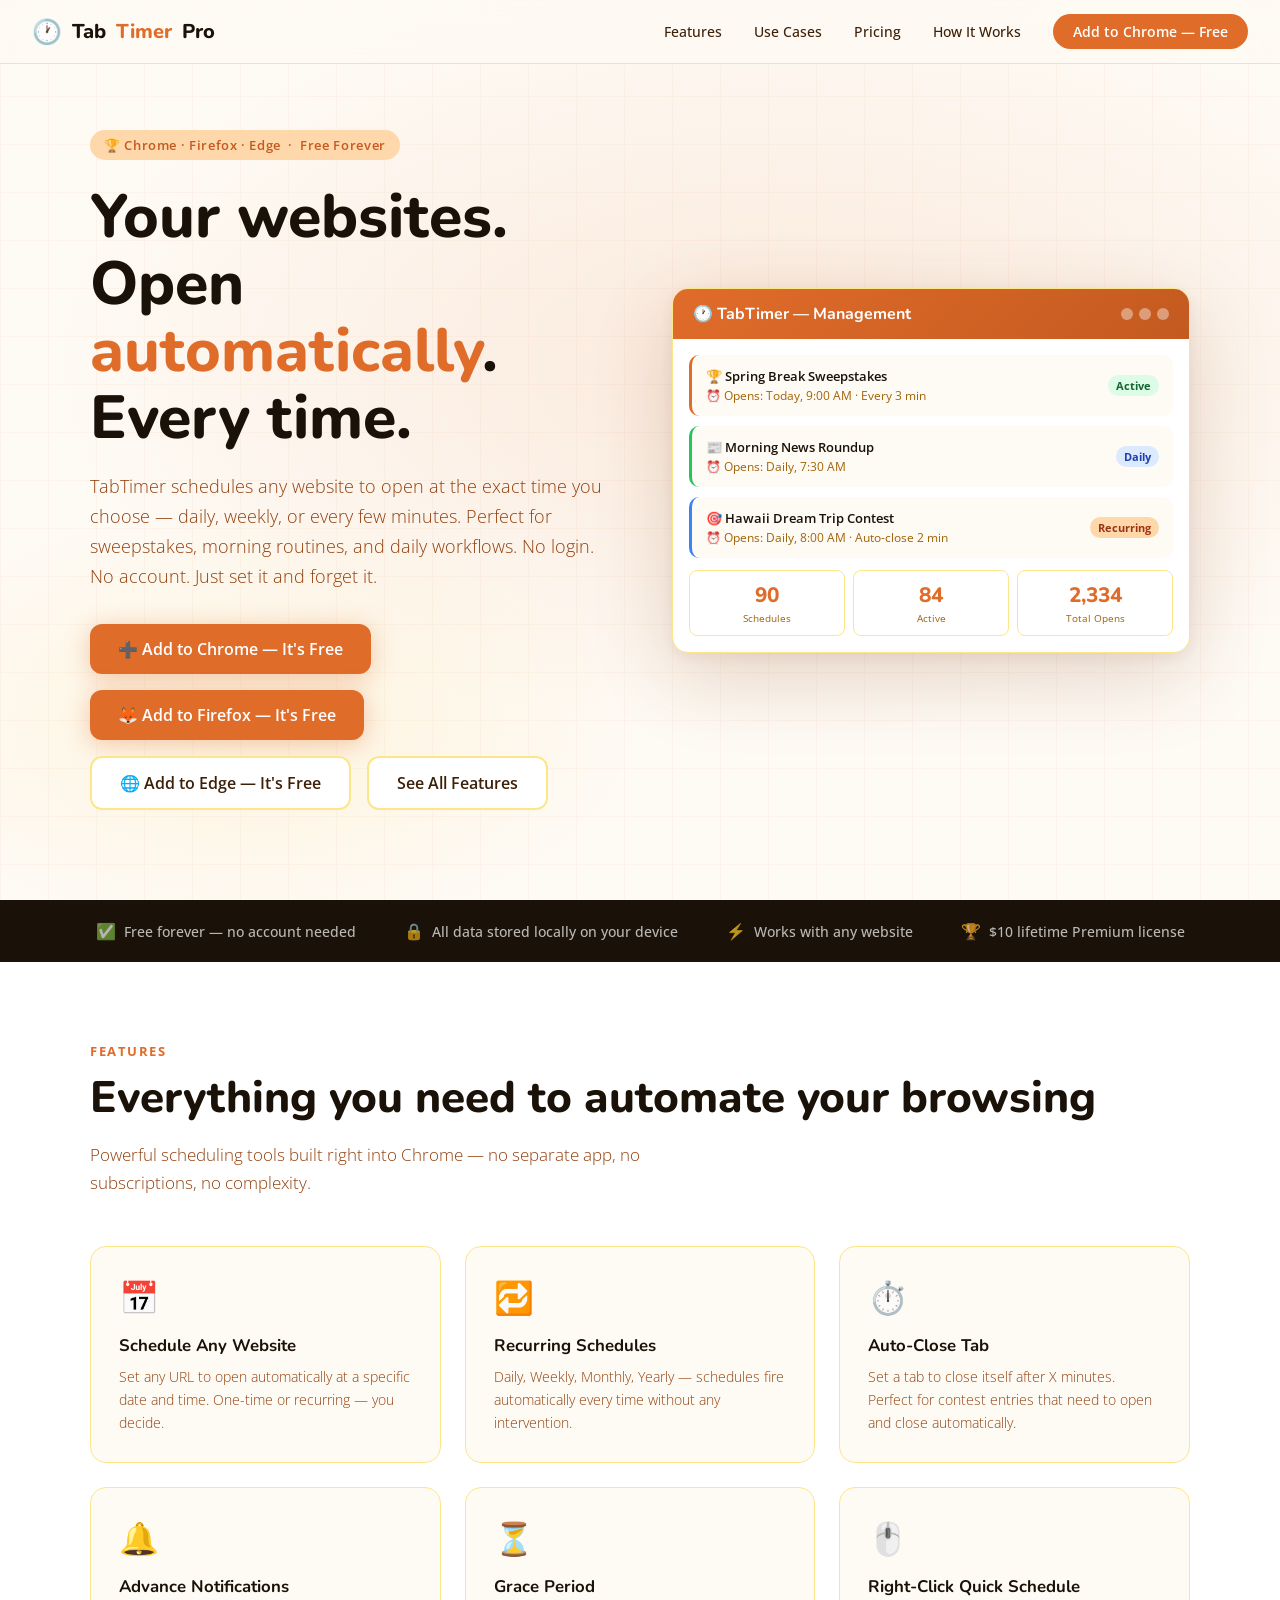
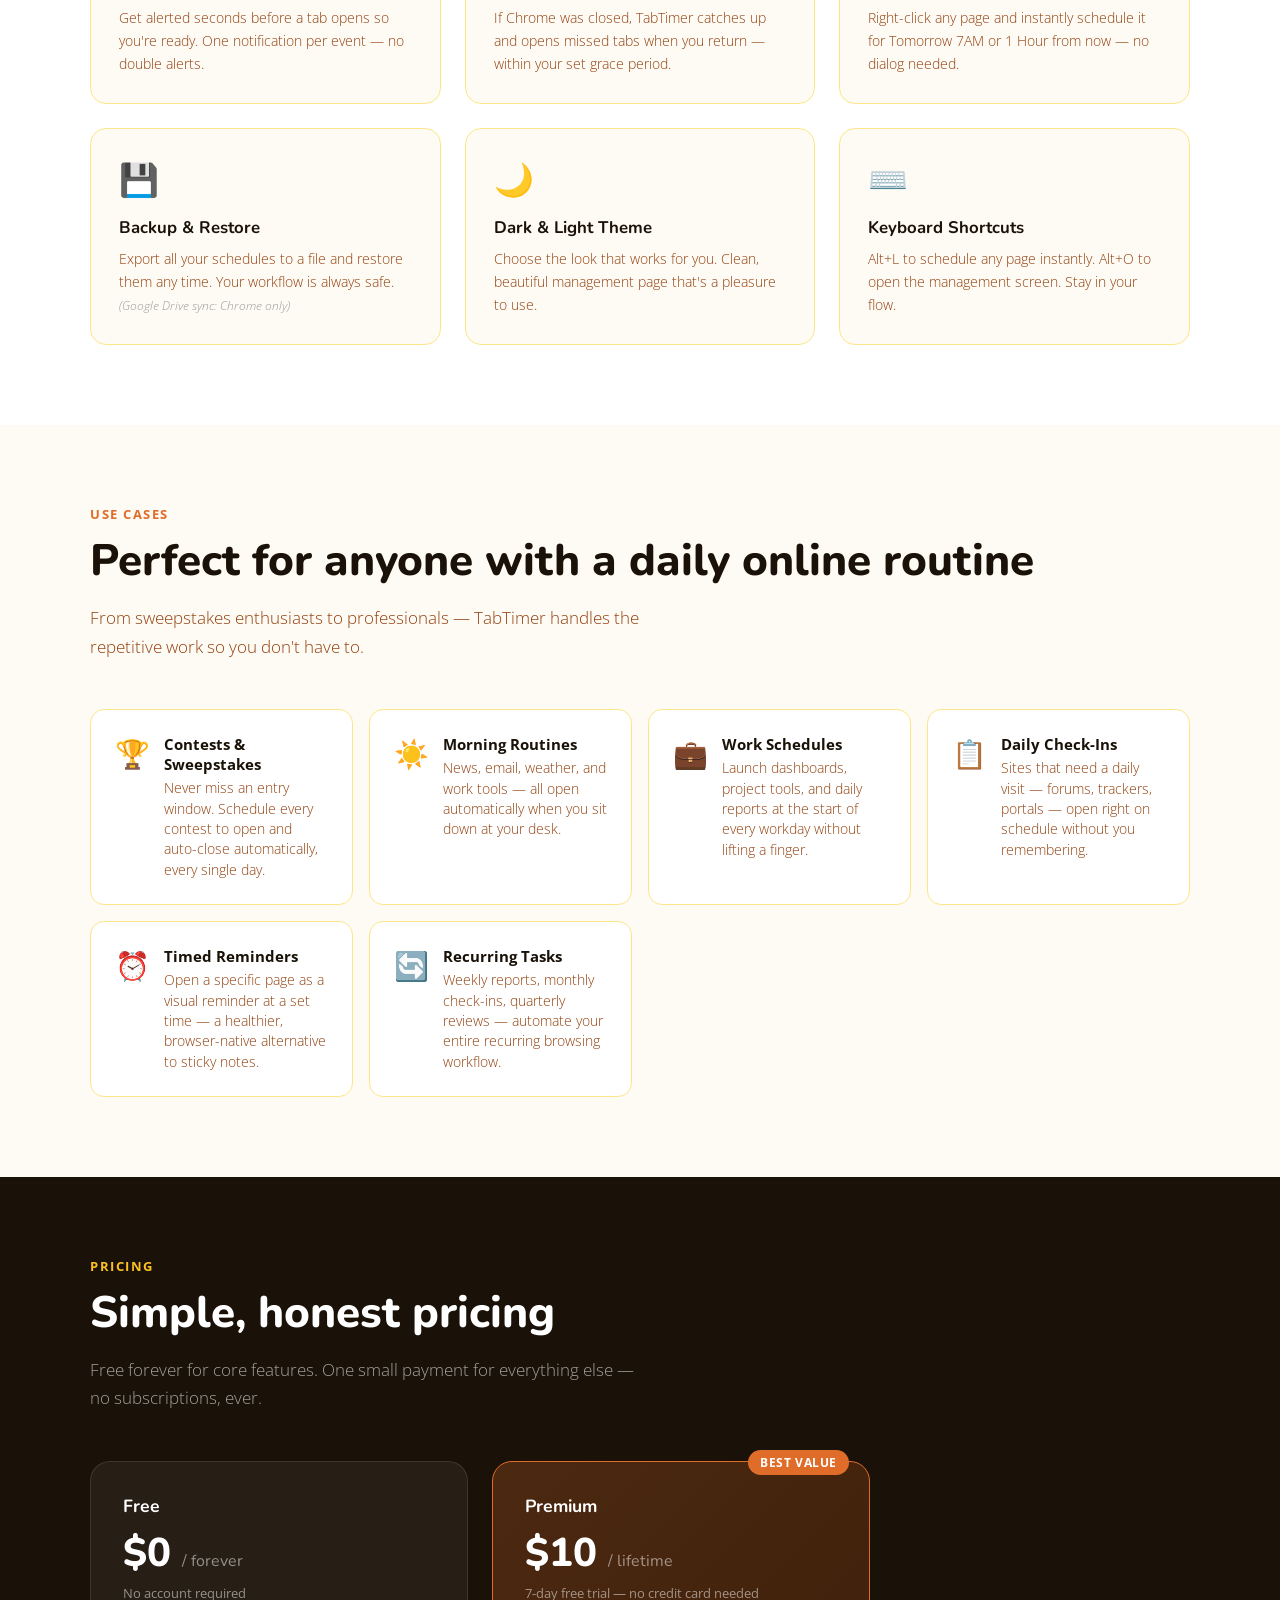
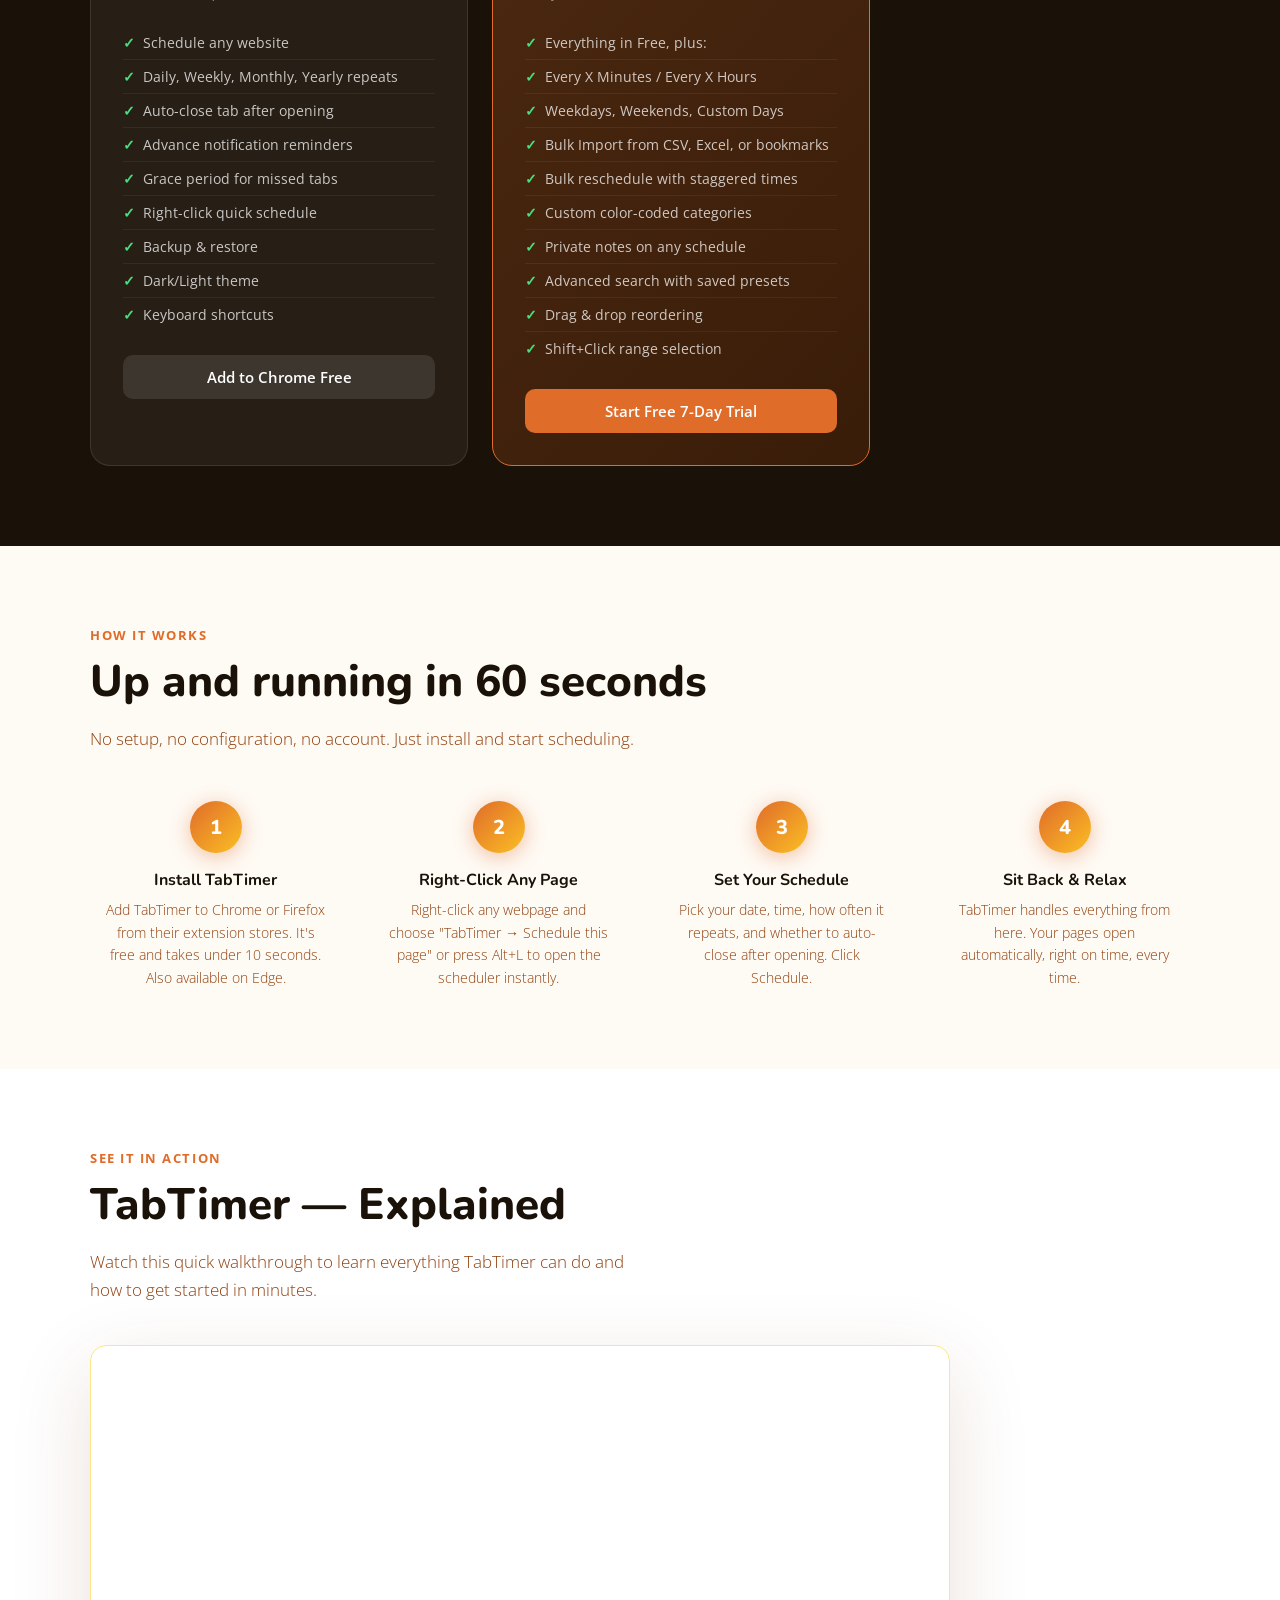
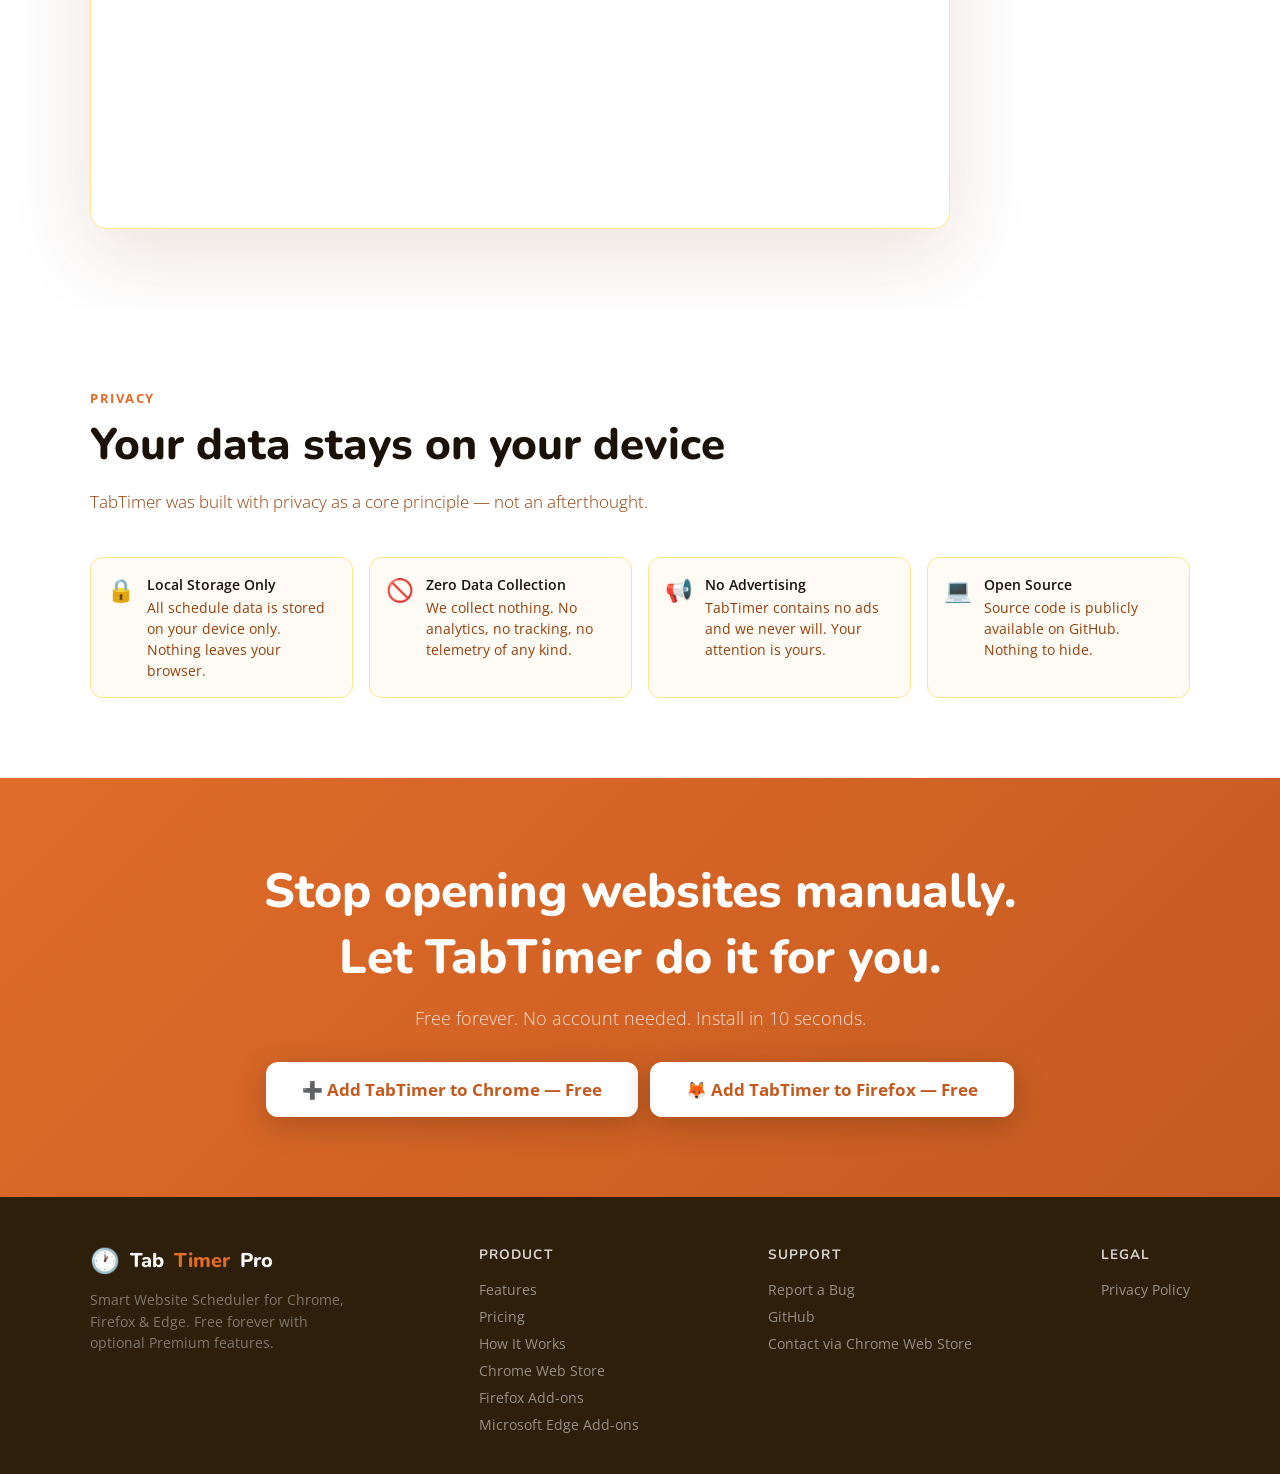
<file: index.html>
<!DOCTYPE html>
<html lang="en">
<head>
  <meta charset="UTF-8">
  <meta name="viewport" content="width=device-width, initial-scale=1.0">
  <title>TabTimer Pro — Smart Website Scheduler for Chrome, Firefox & Edge</title>
  <meta name="description" content="TabTimer automatically opens your scheduled websites at the exact times you set. Perfect for sweepstakes, morning routines, and daily workflows. Free forever with optional Premium.">
  <link rel="preconnect" href="https://fonts.googleapis.com">
  <link href="https://fonts.googleapis.com/css2?family=Nunito:wght@400;600;700;800;900&family=Open+Sans:wght@300;400;500;600&display=swap" rel="stylesheet">
  <style>
    *, *::before, *::after { box-sizing: border-box; margin: 0; padding: 0; }

    :root {
      --orange: #e06c2a;
      --orange-dark: #c45a20;
      --orange-light: #fed7aa;
      --cream: #fefaf4;
      --dark: #1a1208;
      --dark2: #2d1f0a;
      --mid: #78350f;
      --soft: #92400e;
      --text: #3d2008;
      --muted: #a16207;
      --border: #fde68a;
      --white: #ffffff;
    }

    html { scroll-behavior: smooth; }

    body {
      font-family: 'Open Sans', sans-serif;
      background: var(--cream);
      color: var(--text);
      overflow-x: hidden;
    }

    /* ── HEADER ── */
    header {
      position: fixed; top: 0; left: 0; right: 0; z-index: 100;
      background: rgba(254,250,244,0.92);
      backdrop-filter: blur(12px);
      border-bottom: 1px solid var(--border);
      padding: 0 2rem;
      height: 64px;
      display: flex; align-items: center; justify-content: space-between;
    }
    .logo {
      display: flex; align-items: center; gap: 10px;
      font-family: 'Nunito', sans-serif; font-weight: 800;
      font-size: 1.25rem; color: var(--dark);
      text-decoration: none;
    }
    .logo-icon { font-size: 1.5rem; }
    .logo span { color: var(--orange); }
    nav { display: flex; gap: 2rem; align-items: center; }
    nav a {
      font-size: 0.9rem; font-weight: 500;
      color: var(--text); text-decoration: none;
      transition: color 0.2s;
    }
    nav a:hover { color: var(--orange); }
    .btn-nav {
      background: var(--orange); color: white !important;
      padding: 8px 20px; border-radius: 100px;
      font-weight: 600 !important; font-size: 0.875rem !important;
      transition: background 0.2s, transform 0.1s !important;
    }
    .btn-nav:hover { background: var(--orange-dark) !important; transform: translateY(-1px); }

    /* ── HERO ── */
    .hero {
      min-height: 100vh;
      padding: 120px 2rem 80px;
      display: flex; align-items: center; justify-content: center;
      position: relative;
      overflow: hidden;
    }
    .hero-bg {
      position: absolute; inset: 0;
      background:
        radial-gradient(ellipse 80% 60% at 60% 40%, rgba(224,108,42,0.12) 0%, transparent 70%),
        radial-gradient(ellipse 50% 40% at 20% 80%, rgba(251,191,36,0.1) 0%, transparent 60%);
    }
    .hero-grid {
      position: absolute; inset: 0; opacity: 0.04;
      background-image: linear-gradient(var(--orange) 1px, transparent 1px),
                        linear-gradient(90deg, var(--orange) 1px, transparent 1px);
      background-size: 48px 48px;
    }
    .hero-inner {
      max-width: 1100px; width: 100%;
      display: grid; grid-template-columns: 1fr 1fr;
      gap: 4rem; align-items: center;
      position: relative; z-index: 1;
    }
    .hero-badge {
      display: inline-flex; align-items: center; gap: 8px;
      background: var(--orange-light); color: var(--orange-dark);
      padding: 6px 14px; border-radius: 100px;
      font-size: 0.8rem; font-weight: 600; letter-spacing: 0.05em;
      margin-bottom: 1.5rem;
      animation: fadeUp 0.6s ease both;
    }
    .hero h1 {
      font-family: 'Nunito', sans-serif; font-weight: 800;
      font-size: clamp(2.5rem, 5vw, 3.8rem);
      line-height: 1.1; color: var(--dark);
      margin-bottom: 1.25rem;
      animation: fadeUp 0.6s 0.1s ease both;
    }
    .hero h1 em { color: var(--orange); font-style: normal; }
    .hero p {
      font-size: 1.1rem; line-height: 1.7;
      color: var(--soft); margin-bottom: 2rem;
      font-weight: 300;
      animation: fadeUp 0.6s 0.2s ease both;
    }
    .hero-ctas {
      display: flex; gap: 1rem; flex-wrap: wrap;
      animation: fadeUp 0.6s 0.3s ease both;
    }
    .btn-primary {
      display: inline-flex; align-items: center; gap: 8px;
      background: var(--orange); color: white;
      padding: 14px 28px; border-radius: 12px;
      font-weight: 600; font-size: 1rem;
      text-decoration: none; transition: all 0.2s;
      box-shadow: 0 4px 24px rgba(224,108,42,0.35);
    }
    .btn-primary:hover {
      background: var(--orange-dark);
      transform: translateY(-2px);
      box-shadow: 0 8px 32px rgba(224,108,42,0.45);
    }
    .btn-secondary {
      display: inline-flex; align-items: center; gap: 8px;
      background: white; color: var(--text);
      padding: 14px 28px; border-radius: 12px;
      font-weight: 600; font-size: 1rem;
      text-decoration: none; transition: all 0.2s;
      border: 2px solid var(--border);
    }
    .btn-secondary:hover { border-color: var(--orange); color: var(--orange); transform: translateY(-2px); }

    /* Hero mock UI */
    .hero-visual {
      animation: fadeUp 0.6s 0.2s ease both;
    }
    .mock-window {
      background: white;
      border-radius: 16px;
      box-shadow: 0 24px 80px rgba(120,53,15,0.18), 0 4px 16px rgba(120,53,15,0.08);
      overflow: hidden;
      border: 1px solid var(--border);
    }
    .mock-bar {
      background: linear-gradient(135deg, #e06c2a, #c45a20);
      padding: 14px 20px;
      display: flex; align-items: center; justify-content: space-between;
    }
    .mock-bar-title {
      font-family: 'Nunito', sans-serif; font-weight: 700;
      color: white; font-size: 1rem;
      display: flex; align-items: center; gap: 8px;
    }
    .mock-dots { display: flex; gap: 6px; }
    .mock-dot {
      width: 12px; height: 12px; border-radius: 50%;
      background: rgba(255,255,255,0.4);
    }
    .mock-body { padding: 16px; }
    .mock-schedule {
      background: var(--cream);
      border-radius: 10px; padding: 12px 14px;
      margin-bottom: 10px;
      border-left: 3px solid var(--orange);
      display: flex; align-items: center; justify-content: space-between;
      animation: pulse 3s ease-in-out infinite;
    }
    .mock-schedule:nth-child(2) { border-left-color: #22c55e; animation-delay: 1s; }
    .mock-schedule:nth-child(3) { border-left-color: #3b82f6; animation-delay: 2s; }
    .mock-sname { font-weight: 600; font-size: 0.82rem; color: var(--dark); }
    .mock-stime { font-size: 0.75rem; color: var(--muted); margin-top: 2px; }
    .mock-badge {
      font-size: 0.7rem; font-weight: 700; padding: 3px 8px;
      border-radius: 100px; background: #dcfce7; color: #166534;
    }
    .mock-badge.blue { background: #dbeafe; color: #1e40af; }
    .mock-badge.orange { background: #fed7aa; color: #9a3412; }
    .mock-stats {
      display: grid; grid-template-columns: repeat(3, 1fr);
      gap: 8px; margin-top: 12px;
    }
    .mock-stat {
      background: white; border-radius: 8px; padding: 10px;
      text-align: center; border: 1px solid var(--border);
    }
    .mock-stat-num {
      font-family: 'Nunito', sans-serif; font-weight: 800;
      font-size: 1.3rem; color: var(--orange);
    }
    .mock-stat-label { font-size: 0.65rem; color: var(--muted); margin-top: 2px; }

    /* ── TRUST BAR ── */
    .trust-bar {
      background: var(--dark);
      padding: 20px 2rem;
      display: flex; align-items: center; justify-content: center;
      gap: 3rem; flex-wrap: wrap;
    }
    .trust-item {
      display: flex; align-items: center; gap: 8px;
      color: rgba(255,255,255,0.7); font-size: 0.875rem; font-weight: 500;
    }
    .trust-item span { font-size: 1rem; }

    /* ── SECTIONS ── */
    section { padding: 80px 2rem; }
    .section-inner { max-width: 1100px; margin: 0 auto; }
    .section-label {
      font-size: 0.8rem; font-weight: 700; letter-spacing: 0.12em;
      text-transform: uppercase; color: var(--orange);
      margin-bottom: 0.75rem;
    }
    .section-title {
      font-family: 'Nunito', sans-serif; font-weight: 800;
      font-size: clamp(1.75rem, 3.5vw, 2.75rem);
      color: var(--dark); line-height: 1.2;
      margin-bottom: 1rem;
    }
    .section-sub {
      font-size: 1.05rem; color: var(--soft);
      font-weight: 300; line-height: 1.7;
      max-width: 560px;
    }

    /* ── FEATURES ── */
    .features-bg { background: white; }
    .features-grid {
      display: grid;
      grid-template-columns: repeat(auto-fit, minmax(280px, 1fr));
      gap: 1.5rem; margin-top: 3rem;
    }
    .feature-card {
      background: var(--cream);
      border-radius: 16px; padding: 28px;
      border: 1px solid var(--border);
      transition: all 0.25s;
      position: relative; overflow: hidden;
    }
    .feature-card::before {
      content: '';
      position: absolute; top: 0; left: 0; right: 0; height: 3px;
      background: linear-gradient(90deg, var(--orange), #fbbf24);
      transform: scaleX(0); transform-origin: left;
      transition: transform 0.3s;
    }
    .feature-card:hover { transform: translateY(-4px); box-shadow: 0 12px 40px rgba(120,53,15,0.1); }
    .feature-card:hover::before { transform: scaleX(1); }
    .feature-icon { font-size: 2rem; margin-bottom: 1rem; }
    .feature-title {
      font-family: 'Nunito', sans-serif; font-weight: 700;
      font-size: 1.05rem; color: var(--dark); margin-bottom: 0.5rem;
    }
    .feature-desc { font-size: 0.9rem; color: var(--soft); line-height: 1.6; font-weight: 300; }

    /* ── PERFECT FOR ── */
    .perfect-grid {
      display: grid; grid-template-columns: repeat(auto-fit, minmax(240px, 1fr));
      gap: 1rem; margin-top: 3rem;
    }
    .perfect-card {
      background: white;
      border-radius: 14px; padding: 24px;
      border: 1px solid var(--border);
      display: flex; gap: 14px; align-items: flex-start;
      transition: all 0.2s;
    }
    .perfect-card:hover { border-color: var(--orange); transform: translateY(-2px); }
    .perfect-emoji { font-size: 1.75rem; flex-shrink: 0; }
    .perfect-title { font-weight: 700; color: var(--dark); margin-bottom: 4px; font-size: 0.95rem; }
    .perfect-desc { font-size: 0.85rem; color: var(--soft); line-height: 1.5; font-weight: 300; }

    /* ── PRICING ── */
    .pricing-bg { background: var(--dark); }
    .pricing-bg .section-title { color: white; }
    .pricing-bg .section-sub { color: rgba(255,255,255,0.6); }
    .pricing-bg .section-label { color: #fbbf24; }
    .pricing-grid {
      display: grid; grid-template-columns: 1fr 1fr;
      gap: 1.5rem; margin-top: 3rem; max-width: 780px;
    }
    .price-card {
      background: rgba(255,255,255,0.06);
      border-radius: 20px; padding: 32px;
      border: 1px solid rgba(255,255,255,0.1);
      position: relative;
    }
    .price-card.featured {
      background: linear-gradient(135deg, rgba(224,108,42,0.25), rgba(234,88,12,0.15));
      border-color: var(--orange);
    }
    .price-tag {
      position: absolute; top: -12px; right: 20px;
      background: var(--orange); color: white;
      font-size: 0.75rem; font-weight: 700; padding: 4px 12px;
      border-radius: 100px; letter-spacing: 0.05em;
    }
    .price-name {
      font-family: 'Nunito', sans-serif; font-weight: 700;
      color: white; font-size: 1.1rem; margin-bottom: 0.5rem;
    }
    .price-amount {
      font-family: 'Nunito', sans-serif; font-weight: 800;
      font-size: 2.5rem; color: white; margin-bottom: 0.25rem;
    }
    .price-amount span { font-size: 1rem; font-weight: 400; color: rgba(255,255,255,0.5); }
    .price-note { font-size: 0.8rem; color: rgba(255,255,255,0.5); margin-bottom: 1.5rem; }
    .price-features { list-style: none; }
    .price-features li {
      padding: 7px 0; font-size: 0.875rem;
      color: rgba(255,255,255,0.75);
      display: flex; gap: 8px; align-items: flex-start;
      border-bottom: 1px solid rgba(255,255,255,0.06);
    }
    .price-features li:last-child { border-bottom: none; }
    .price-features li::before { content: '✓'; color: #4ade80; font-weight: 700; flex-shrink: 0; }
    .price-cta {
      display: block; text-align: center;
      margin-top: 1.5rem; padding: 12px;
      border-radius: 10px; font-weight: 600; font-size: 0.95rem;
      text-decoration: none; transition: all 0.2s;
    }
    .price-cta.free { background: rgba(255,255,255,0.1); color: white; }
    .price-cta.free:hover { background: rgba(255,255,255,0.18); }
    .price-cta.premium { background: var(--orange); color: white; }
    .price-cta.premium:hover { background: var(--orange-dark); transform: translateY(-1px); }

    /* ── HOW IT WORKS ── */
    .steps {
      display: grid; grid-template-columns: repeat(auto-fit, minmax(220px, 1fr));
      gap: 2rem; margin-top: 3rem; position: relative;
    }
    .step {
      text-align: center; padding: 0 1rem;
    }
    .step-num {
      width: 52px; height: 52px; border-radius: 50%;
      background: linear-gradient(135deg, var(--orange), #fbbf24);
      color: white; font-family: 'Nunito', sans-serif; font-weight: 800;
      font-size: 1.25rem;
      display: flex; align-items: center; justify-content: center;
      margin: 0 auto 1rem;
      box-shadow: 0 4px 20px rgba(224,108,42,0.4);
    }
    .step-title { font-family: 'Nunito', sans-serif; font-weight: 700; font-size: 1rem; color: var(--dark); margin-bottom: 0.5rem; }
    .step-desc { font-size: 0.875rem; color: var(--soft); line-height: 1.6; font-weight: 300; }

    /* ── PRIVACY ── */
    .privacy-bg { background: white; }
    .privacy-grid {
      display: grid; grid-template-columns: repeat(auto-fit, minmax(200px, 1fr));
      gap: 1rem; margin-top: 2.5rem;
    }
    .privacy-item {
      display: flex; gap: 12px; align-items: flex-start;
      padding: 16px; border-radius: 12px;
      background: var(--cream); border: 1px solid var(--border);
    }
    .privacy-icon { font-size: 1.4rem; flex-shrink: 0; }
    .privacy-text { font-size: 0.875rem; color: var(--soft); line-height: 1.5; font-weight: 400; }
    .privacy-text strong { color: var(--dark); font-weight: 600; display: block; margin-bottom: 2px; }

    /* ── CTA SECTION ── */
    .cta-section {
      background: linear-gradient(135deg, var(--orange), var(--orange-dark));
      text-align: center; padding: 80px 2rem;
    }
    .cta-section h2 {
      font-family: 'Nunito', sans-serif; font-weight: 800;
      font-size: clamp(2rem, 4vw, 3rem);
      color: white; margin-bottom: 1rem;
    }
    .cta-section p { color: rgba(255,255,255,0.8); font-size: 1.1rem; margin-bottom: 2rem; font-weight: 300; }
    .btn-white {
      display: inline-flex; align-items: center; gap: 8px;
      background: white; color: var(--orange-dark);
      padding: 16px 36px; border-radius: 12px;
      font-weight: 700; font-size: 1.05rem;
      text-decoration: none; transition: all 0.2s;
      box-shadow: 0 8px 32px rgba(0,0,0,0.2);
    }
    .btn-white:hover { transform: translateY(-3px); box-shadow: 0 14px 40px rgba(0,0,0,0.25); }

    /* ── FOOTER ── */
    footer {
      background: var(--dark2);
      padding: 48px 2rem 32px;
    }
    .footer-inner {
      max-width: 1100px; margin: 0 auto;
      display: flex; flex-wrap: wrap; gap: 2rem;
      justify-content: space-between; align-items: flex-start;
    }
    .footer-brand .logo { margin-bottom: 0.75rem; }
    .footer-brand p { font-size: 0.85rem; color: rgba(255,255,255,0.4); max-width: 260px; line-height: 1.6; }
    .footer-links h4 {
      font-family: 'Nunito', sans-serif; font-weight: 700;
      color: rgba(255,255,255,0.8); font-size: 0.85rem;
      text-transform: uppercase; letter-spacing: 0.08em;
      margin-bottom: 1rem;
    }
    .footer-links a {
      display: block; color: rgba(255,255,255,0.5);
      text-decoration: none; font-size: 0.875rem;
      margin-bottom: 0.5rem; transition: color 0.2s;
    }
    .footer-links a:hover { color: var(--orange); }
    .footer-bottom {
      max-width: 1100px; margin: 2rem auto 0;
      padding-top: 1.5rem; border-top: 1px solid rgba(255,255,255,0.08);
      display: flex; justify-content: space-between; align-items: center;
      flex-wrap: wrap; gap: 1rem;
    }
    .footer-bottom p { font-size: 0.8rem; color: rgba(255,255,255,0.3); }

    /* ── ANIMATIONS ── */
    @keyframes fadeUp {
      from { opacity: 0; transform: translateY(24px); }
      to   { opacity: 1; transform: translateY(0); }
    }
    @keyframes pulse {
      0%, 100% { opacity: 1; }
      50% { opacity: 0.85; }
    }

    /* ── RESPONSIVE ── */
    @media (max-width: 768px) {
      .hero-inner { grid-template-columns: 1fr; }
      .hero-visual { display: none; }
      .pricing-grid { grid-template-columns: 1fr; }
      nav { display: none; }
      .trust-bar { gap: 1.5rem; }
    }
  </style>
</head>
<body>

<!-- HEADER -->
<header>
  <a href="#" class="logo">
    <span class="logo-icon">🕐</span>
    Tab<span>Timer</span> Pro
  </a>
  <nav>
    <a href="#features">Features</a>
    <a href="#perfect-for">Use Cases</a>
    <a href="#pricing">Pricing</a>
    <a href="#how-it-works">How It Works</a>
    <a href="https://chromewebstore.google.com/detail/tabtimer/doldjjkenhkdgibacbenanejmfjoifoj" class="btn-nav" target="_blank">Add to Chrome — Free</a>
  </nav>
</header>

<!-- HERO -->
<section class="hero">
  <div class="hero-bg"></div>
  <div class="hero-grid"></div>
  <div class="hero-inner">
    <div class="hero-content">
      <div class="hero-badge">🏆 Chrome · Firefox · Edge &nbsp;·&nbsp; Free Forever</div>
      <h1>Your websites.<br>Open <em>automatically</em>.<br>Every time.</h1>
      <p>TabTimer schedules any website to open at the exact time you choose — daily, weekly, or every few minutes. Perfect for sweepstakes, morning routines, and daily workflows. No login. No account. Just set it and forget it.</p>
      <div class="hero-ctas">
        <a href="https://chromewebstore.google.com/detail/tabtimer/doldjjkenhkdgibacbenanejmfjoifoj" class="btn-primary" target="_blank">
          ➕ Add to Chrome — It's Free
        </a>
        <a href="https://addons.mozilla.org/en-US/firefox/addon/tabtimer-pro/" class="btn-primary" target="_blank">
          🦊 Add to Firefox — It's Free
        </a>
        <a href="https://chromewebstore.google.com/detail/tabtimer/doldjjkenhkdgibacbenanejmfjoifoj" class="btn-secondary" target="_blank">
          🌐 Add to Edge — It's Free
        </a>
        <a href="#features" class="btn-secondary">See All Features</a>
      </div>
    </div>
    <div class="hero-visual">
      <div class="mock-window">
        <div class="mock-bar">
          <div class="mock-bar-title">🕐 TabTimer — Management</div>
          <div class="mock-dots">
            <div class="mock-dot"></div>
            <div class="mock-dot"></div>
            <div class="mock-dot"></div>
          </div>
        </div>
        <div class="mock-body">
          <div class="mock-schedule">
            <div>
              <div class="mock-sname">🏆 Spring Break Sweepstakes</div>
              <div class="mock-stime">⏰ Opens: Today, 9:00 AM · Every 3 min</div>
            </div>
            <div class="mock-badge">Active</div>
          </div>
          <div class="mock-schedule">
            <div>
              <div class="mock-sname">📰 Morning News Roundup</div>
              <div class="mock-stime">⏰ Opens: Daily, 7:30 AM</div>
            </div>
            <div class="mock-badge blue">Daily</div>
          </div>
          <div class="mock-schedule">
            <div>
              <div class="mock-sname">🎯 Hawaii Dream Trip Contest</div>
              <div class="mock-stime">⏰ Opens: Daily, 8:00 AM · Auto-close 2 min</div>
            </div>
            <div class="mock-badge orange">Recurring</div>
          </div>
          <div class="mock-stats">
            <div class="mock-stat">
              <div class="mock-stat-num">90</div>
              <div class="mock-stat-label">Schedules</div>
            </div>
            <div class="mock-stat">
              <div class="mock-stat-num">84</div>
              <div class="mock-stat-label">Active</div>
            </div>
            <div class="mock-stat">
              <div class="mock-stat-num">2,334</div>
              <div class="mock-stat-label">Total Opens</div>
            </div>
          </div>
        </div>
      </div>
    </div>
  </div>
</section>

<!-- TRUST BAR -->
<div class="trust-bar">
  <div class="trust-item"><span>✅</span> Free forever — no account needed</div>
  <div class="trust-item"><span>🔒</span> All data stored locally on your device</div>
  <div class="trust-item"><span>⚡</span> Works with any website</div>
  <div class="trust-item"><span>🏆</span> $10 lifetime Premium license</div>
</div>

<!-- FEATURES -->
<section class="features-bg" id="features">
  <div class="section-inner">
    <div class="section-label">Features</div>
    <h2 class="section-title">Everything you need to automate your browsing</h2>
    <p class="section-sub">Powerful scheduling tools built right into Chrome — no separate app, no subscriptions, no complexity.</p>
    <div class="features-grid">
      <div class="feature-card">
        <div class="feature-icon">📅</div>
        <div class="feature-title">Schedule Any Website</div>
        <div class="feature-desc">Set any URL to open automatically at a specific date and time. One-time or recurring — you decide.</div>
      </div>
      <div class="feature-card">
        <div class="feature-icon">🔁</div>
        <div class="feature-title">Recurring Schedules</div>
        <div class="feature-desc">Daily, Weekly, Monthly, Yearly — schedules fire automatically every time without any intervention.</div>
      </div>
      <div class="feature-card">
        <div class="feature-icon">⏱️</div>
        <div class="feature-title">Auto-Close Tab</div>
        <div class="feature-desc">Set a tab to close itself after X minutes. Perfect for contest entries that need to open and close automatically.</div>
      </div>
      <div class="feature-card">
        <div class="feature-icon">🔔</div>
        <div class="feature-title">Advance Notifications</div>
        <div class="feature-desc">Get alerted seconds before a tab opens so you're ready. One notification per event — no double alerts.</div>
      </div>
      <div class="feature-card">
        <div class="feature-icon">⏳</div>
        <div class="feature-title">Grace Period</div>
        <div class="feature-desc">If Chrome was closed, TabTimer catches up and opens missed tabs when you return — within your set grace period.</div>
      </div>
      <div class="feature-card">
        <div class="feature-icon">🖱️</div>
        <div class="feature-title">Right-Click Quick Schedule</div>
        <div class="feature-desc">Right-click any page and instantly schedule it for Tomorrow 7AM or 1 Hour from now — no dialog needed.</div>
      </div>
      <div class="feature-card">
        <div class="feature-icon">💾</div>
        <div class="feature-title">Backup & Restore</div>
        <div class="feature-desc">Export all your schedules to a file and restore them any time. Your workflow is always safe. <em style="font-size:0.85em;color:#999;">(Google Drive sync: Chrome only)</em></div>
      </div>
      <div class="feature-card">
        <div class="feature-icon">🌙</div>
        <div class="feature-title">Dark & Light Theme</div>
        <div class="feature-desc">Choose the look that works for you. Clean, beautiful management page that's a pleasure to use.</div>
      </div>
      <div class="feature-card">
        <div class="feature-icon">⌨️</div>
        <div class="feature-title">Keyboard Shortcuts</div>
        <div class="feature-desc">Alt+L to schedule any page instantly. Alt+O to open the management screen. Stay in your flow.</div>
      </div>
    </div>
  </div>
</section>

<!-- PERFECT FOR -->
<section id="perfect-for">
  <div class="section-inner">
    <div class="section-label">Use Cases</div>
    <h2 class="section-title">Perfect for anyone with a daily online routine</h2>
    <p class="section-sub">From sweepstakes enthusiasts to professionals — TabTimer handles the repetitive work so you don't have to.</p>
    <div class="perfect-grid">
      <div class="perfect-card">
        <div class="perfect-emoji">🏆</div>
        <div>
          <div class="perfect-title">Contests & Sweepstakes</div>
          <div class="perfect-desc">Never miss an entry window. Schedule every contest to open and auto-close automatically, every single day.</div>
        </div>
      </div>
      <div class="perfect-card">
        <div class="perfect-emoji">☀️</div>
        <div>
          <div class="perfect-title">Morning Routines</div>
          <div class="perfect-desc">News, email, weather, and work tools — all open automatically when you sit down at your desk.</div>
        </div>
      </div>
      <div class="perfect-card">
        <div class="perfect-emoji">💼</div>
        <div>
          <div class="perfect-title">Work Schedules</div>
          <div class="perfect-desc">Launch dashboards, project tools, and daily reports at the start of every workday without lifting a finger.</div>
        </div>
      </div>
      <div class="perfect-card">
        <div class="perfect-emoji">📋</div>
        <div>
          <div class="perfect-title">Daily Check-Ins</div>
          <div class="perfect-desc">Sites that need a daily visit — forums, trackers, portals — open right on schedule without you remembering.</div>
        </div>
      </div>
      <div class="perfect-card">
        <div class="perfect-emoji">⏰</div>
        <div>
          <div class="perfect-title">Timed Reminders</div>
          <div class="perfect-desc">Open a specific page as a visual reminder at a set time — a healthier, browser-native alternative to sticky notes.</div>
        </div>
      </div>
      <div class="perfect-card">
        <div class="perfect-emoji">🔄</div>
        <div>
          <div class="perfect-title">Recurring Tasks</div>
          <div class="perfect-desc">Weekly reports, monthly check-ins, quarterly reviews — automate your entire recurring browsing workflow.</div>
        </div>
      </div>
    </div>
  </div>
</section>

<!-- PRICING -->
<section class="pricing-bg" id="pricing">
  <div class="section-inner">
    <div class="section-label">Pricing</div>
    <h2 class="section-title">Simple, honest pricing</h2>
    <p class="section-sub" style="color:rgba(255,255,255,0.6);">Free forever for core features. One small payment for everything else — no subscriptions, ever.</p>
    <div class="pricing-grid">
      <div class="price-card">
        <div class="price-name">Free</div>
        <div class="price-amount">$0 <span>/ forever</span></div>
        <div class="price-note">No account required</div>
        <ul class="price-features">
          <li>Schedule any website</li>
          <li>Daily, Weekly, Monthly, Yearly repeats</li>
          <li>Auto-close tab after opening</li>
          <li>Advance notification reminders</li>
          <li>Grace period for missed tabs</li>
          <li>Right-click quick schedule</li>
          <li>Backup & restore</li>
          <li>Dark/Light theme</li>
          <li>Keyboard shortcuts</li>
        </ul>
        <a href="https://chromewebstore.google.com/detail/tabtimer/doldjjkenhkdgibacbenanejmfjoifoj" class="price-cta free" target="_blank">Add to Chrome Free</a>
      </div>
      <div class="price-card featured">
        <div class="price-tag">BEST VALUE</div>
        <div class="price-name">Premium</div>
        <div class="price-amount">$10 <span>/ lifetime</span></div>
        <div class="price-note">7-day free trial — no credit card needed</div>
        <ul class="price-features">
          <li>Everything in Free, plus:</li>
          <li>Every X Minutes / Every X Hours</li>
          <li>Weekdays, Weekends, Custom Days</li>
          <li>Bulk Import from CSV, Excel, or bookmarks</li>
          <li>Bulk reschedule with staggered times</li>
          <li>Custom color-coded categories</li>
          <li>Private notes on any schedule</li>
          <li>Advanced search with saved presets</li>
          <li>Drag & drop reordering</li>
          <li>Shift+Click range selection</li>
        </ul>
        <a href="https://chromewebstore.google.com/detail/tabtimer/doldjjkenhkdgibacbenanejmfjoifoj" class="price-cta premium" target="_blank">Start Free 7-Day Trial</a>
      </div>
    </div>
  </div>
</section>

<!-- HOW IT WORKS -->
<section id="how-it-works">
  <div class="section-inner">
    <div class="section-label">How It Works</div>
    <h2 class="section-title">Up and running in 60 seconds</h2>
    <p class="section-sub">No setup, no configuration, no account. Just install and start scheduling.</p>
    <div class="steps">
      <div class="step">
        <div class="step-num">1</div>
        <div class="step-title">Install TabTimer</div>
        <div class="step-desc">Add TabTimer to Chrome or Firefox from their extension stores. It's free and takes under 10 seconds. Also available on Edge.</div>
      </div>
      <div class="step">
        <div class="step-num">2</div>
        <div class="step-title">Right-Click Any Page</div>
        <div class="step-desc">Right-click any webpage and choose "TabTimer → Schedule this page" or press Alt+L to open the scheduler instantly.</div>
      </div>
      <div class="step">
        <div class="step-num">3</div>
        <div class="step-title">Set Your Schedule</div>
        <div class="step-desc">Pick your date, time, how often it repeats, and whether to auto-close after opening. Click Schedule.</div>
      </div>
      <div class="step">
        <div class="step-num">4</div>
        <div class="step-title">Sit Back & Relax</div>
        <div class="step-desc">TabTimer handles everything from here. Your pages open automatically, right on time, every time.</div>
      </div>
    </div>
  </div>
</section>


<!-- VIDEO -->
<section style="background: white; padding: 80px 2rem;">
  <div class="section-inner">
    <div class="section-label">See It In Action</div>
    <h2 class="section-title">TabTimer — Explained</h2>
    <p class="section-sub">Watch this quick walkthrough to learn everything TabTimer can do and how to get started in minutes.</p>
    <div style="margin-top: 2.5rem; border-radius: 16px; overflow: hidden; box-shadow: 0 24px 80px rgba(120,53,15,0.15); border: 1px solid #fde68a; max-width: 860px;">
      <div style="position: relative; padding-bottom: 56.25%; height: 0; overflow: hidden;">
        <iframe 
          src="https://www.youtube.com/embed/iDo_b6VrRUA" 
          title="TabTimer Pro - Smart Website Scheduler for Chrome"
          frameborder="0" 
          allow="accelerometer; autoplay; clipboard-write; encrypted-media; gyroscope; picture-in-picture; web-share" 
          allowfullscreen
          style="position: absolute; top: 0; left: 0; width: 100%; height: 100%;">
        </iframe>
      </div>
    </div>
  </div>
</section>

<!-- PRIVACY -->
<section class="privacy-bg">
  <div class="section-inner">
    <div class="section-label">Privacy</div>
    <h2 class="section-title">Your data stays on your device</h2>
    <p class="section-sub">TabTimer was built with privacy as a core principle — not an afterthought.</p>
    <div class="privacy-grid">
      <div class="privacy-item">
        <div class="privacy-icon">🔒</div>
        <div class="privacy-text"><strong>Local Storage Only</strong>All schedule data is stored on your device only. Nothing leaves your browser.</div>
      </div>
      <div class="privacy-item">
        <div class="privacy-icon">🚫</div>
        <div class="privacy-text"><strong>Zero Data Collection</strong>We collect nothing. No analytics, no tracking, no telemetry of any kind.</div>
      </div>
      <div class="privacy-item">
        <div class="privacy-icon">📢</div>
        <div class="privacy-text"><strong>No Advertising</strong>TabTimer contains no ads and we never will. Your attention is yours.</div>
      </div>
      <div class="privacy-item">
        <div class="privacy-icon">💻</div>
        <div class="privacy-text"><strong>Open Source</strong>Source code is publicly available on GitHub. Nothing to hide.</div>
      </div>
    </div>
  </div>
</section>

<!-- CTA -->
<section class="cta-section">
  <h2>Stop opening websites manually.<br>Let TabTimer do it for you.</h2>
  <p>Free forever. No account needed. Install in 10 seconds.</p>
  <a href="https://chromewebstore.google.com/detail/tabtimer/doldjjkenhkdgibacbenanejmfjoifoj" class="btn-white" target="_blank">
    ➕ Add TabTimer to Chrome — Free
  </a>
  &nbsp;
  <a href="https://addons.mozilla.org/en-US/firefox/addon/tabtimer-pro/" class="btn-white" target="_blank">
    🦊 Add TabTimer to Firefox — Free
  </a>
</section>

<!-- FOOTER -->
<footer>
  <div class="footer-inner">
    <div class="footer-brand">
      <a href="#" class="logo" style="color:white;">
        <span class="logo-icon">🕐</span>
        Tab<span>Timer</span> Pro
      </a>
      <p>Smart Website Scheduler for Chrome, Firefox & Edge. Free forever with optional Premium features.</p>
    </div>
    <div class="footer-links">
      <h4>Product</h4>
      <a href="#features">Features</a>
      <a href="#pricing">Pricing</a>
      <a href="#how-it-works">How It Works</a>
      <a href="https://chromewebstore.google.com/detail/tabtimer/doldjjkenhkdgibacbenanejmfjoifoj" target="_blank">Chrome Web Store</a>
      <a href="https://addons.mozilla.org/en-US/firefox/addon/tabtimer-pro/" target="_blank">Firefox Add-ons</a>
      <a href="https://chromewebstore.google.com/detail/tabtimer/doldjjkenhkdgibacbenanejmfjoifoj" target="_blank">Microsoft Edge Add-ons</a>
    </div>
    <div class="footer-links">
      <h4>Support</h4>
      <a href="https://github.com/Aktradingpost/TabTimer/issues" target="_blank">Report a Bug</a>
      <a href="https://github.com/Aktradingpost/TabTimer" target="_blank">GitHub</a>
      <a href="https://chromewebstore.google.com/detail/tabtimer/doldjjkenhkdgibacbenanejmfjoifoj" target="_blank">Contact via Chrome Web Store</a>
    </div>
    <div class="footer-links">
      <h4>Legal</h4>
      <a href="https://tabtimerpro.com/privacy.html" target="_blank">Privacy Policy</a>
    </div>
  </div>
  <div class="foote
</file>
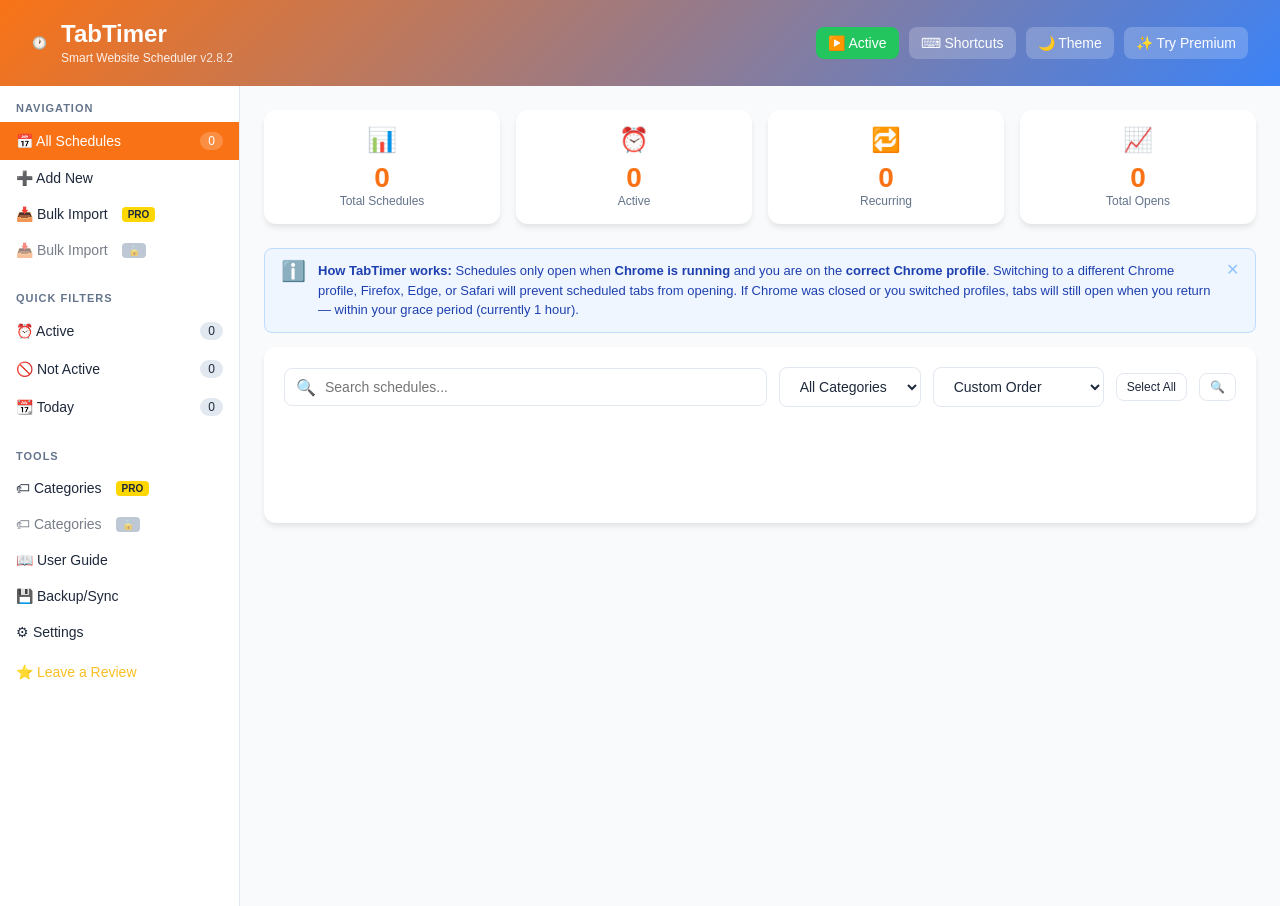
<file: options.html>
<!DOCTYPE html>
<html lang="en">
<head>
  <meta charset="UTF-8">
  <meta name="viewport" content="width=device-width, initial-scale=1.0">
  <title>TabTimer - Management</title>
  <style>
    :root {
      --primary: #f97316;
      --primary-hover: #ea580c;
      --primary-light: #fed7aa;
      --secondary: #3b82f6;
      --secondary-hover: #2563eb;
      --secondary-light: #bfdbfe;
      --success: #22c55e;
      --warning: #f59e0b;
      --danger: #ef4444;
      --bg: #f8fafc;
      --bg-card: #ffffff;
      --bg-input: #ffffff;
      --text: #1e293b;
      --text-muted: #64748b;
      --border: #e2e8f0;
      --shadow: 0 4px 6px -1px rgba(0, 0, 0, 0.1);
    }
    
    body.dark {
      --bg: #0f172a;
      --bg-card: #1e293b;
      --bg-input: #334155;
      --text: #f1f5f9;
      --text-muted: #94a3b8;
      --border: #334155;
      --primary-light: #7c2d12;
      --secondary-light: #1e3a5f;
      --shadow: 0 4px 6px -1px rgba(0, 0, 0, 0.3);
    }
    
    * { margin: 0; padding: 0; box-sizing: border-box; }
    
    body {
      font-family: -apple-system, BlinkMacSystemFont, 'Segoe UI', Roboto, sans-serif;
      background: var(--bg);
      color: var(--text);
      min-height: 100vh;
    }
    
    .header {
      background: linear-gradient(135deg, var(--primary) 0%, var(--secondary) 100%);
      padding: 20px 32px;
      display: flex;
      align-items: center;
      justify-content: space-between;
      position: sticky;
      top: 0;
      z-index: 100;
    }
    
    .logo { display: flex; align-items: center; gap: 14px; color: white; }
    .logo-icon { font-size: 36px; }
    .logo h1 { font-size: 24px; font-weight: 700; }
    .logo span { font-size: 12px; opacity: 0.9; }
    .premium-badge {
      background: gold;
      color: #1e293b;
      padding: 2px 8px;
      border-radius: 4px;
      font-size: 10px;
      font-weight: 700;
      margin-left: 8px;
    }
    
    .header-actions { display: flex; gap: 10px; align-items: center; }
    
    .header-btn {
      background: rgba(255,255,255,0.2);
      border: none;
      border-radius: 8px;
      padding: 8px 12px;
      cursor: pointer;
      color: white;
      font-size: 14px;
      display: flex;
      align-items: center;
      gap: 6px;
    }
    .header-btn:hover { background: rgba(255,255,255,0.3); }
    
    .main-container { display: flex; min-height: calc(100vh - 80px); }
    
    .sidebar {
      width: 240px;
      background: var(--bg-card);
      border-right: 1px solid var(--border);
      padding: 16px 0;
      flex-shrink: 0;
    }
    
    .sidebar-section { margin-bottom: 24px; }
    
    .sidebar-title {
      font-size: 11px;
      font-weight: 600;
      color: var(--text-muted);
      text-transform: uppercase;
      letter-spacing: 1px;
      padding: 0 16px;
      margin-bottom: 8px;
    }
    
    .sidebar-item {
      display: flex;
      align-items: center;
      gap: 10px;
      padding: 10px 16px;
      cursor: pointer;
      color: var(--text);
      text-decoration: none;
      font-size: 14px;
    }
    .sidebar-item:hover { background: var(--primary-light); }
    .sidebar-item.active { background: var(--primary); color: white; }
    
    .sidebar-item .count {
      margin-left: auto;
      background: var(--border);
      padding: 2px 8px;
      border-radius: 10px;
      font-size: 12px;
    }
    .sidebar-item.active .count { background: rgba(255,255,255,0.2); }
    
    .folder-dot {
      width: 10px;
      height: 10px;
      border-radius: 50%;
      flex-shrink: 0;
    }
    
    .content { flex: 1; padding: 24px; overflow-y: auto; }
    
    .card {
      background: var(--bg-card);
      border-radius: 12px;
      padding: 20px;
      margin-bottom: 20px;
      box-shadow: var(--shadow);
    }
    
    .card-header {
      display: flex;
      align-items: center;
      justify-content: space-between;
      margin-bottom: 16px;
    }
    
    .card-title {
      font-size: 18px;
      font-weight: 600;
      display: flex;
      align-items: center;
      gap: 8px;
    }
    
    .stats-grid {
      display: grid;
      grid-template-columns: repeat(auto-fit, minmax(150px, 1fr));
      gap: 16px;
      margin-bottom: 24px;
    }
    
    .stat-card {
      background: var(--bg-card);
      border-radius: 12px;
      padding: 16px;
      text-align: center;
      box-shadow: var(--shadow);
    }
    .stat-icon { font-size: 24px; margin-bottom: 8px; }
    .stat-value { font-size: 28px; font-weight: 700; color: var(--primary); }
    .stat-label { font-size: 12px; color: var(--text-muted); }
    
    .toolbar {
      display: flex;
      gap: 12px;
      margin-bottom: 16px;
      flex-wrap: wrap;
      align-items: center;
    }
    
    .search-box { flex: 1; min-width: 200px; position: relative; }
    .search-box input {
      width: 100%;
      padding: 10px 36px 10px 40px;
      border: 1px solid var(--border);
      border-radius: 8px;
      background: var(--bg-input);
      color: var(--text);
      font-size: 14px;
    }
    .search-box::before {
      content: '🔍';
      position: absolute;
      left: 12px;
      top: 50%;
      transform: translateY(-50%);
    }
    .search-clear {
      position: absolute;
      right: 8px;
      top: 50%;
      transform: translateY(-50%);
      background: var(--text-muted);
      color: var(--bg-card);
      border: none;
      border-radius: 50%;
      width: 20px;
      height: 20px;
      font-size: 14px;
      line-height: 1;
      cursor: pointer;
      display: flex;
      align-items: center;
      justify-content: center;
      opacity: 0.7;
      transition: opacity 0.2s;
    }
    .search-clear:hover {
      opacity: 1;
    }
    
    .filter-select {
      padding: 10px 16px;
      border: 1px solid var(--border);
      border-radius: 8px;
      background: var(--bg-input);
      color: var(--text);
      font-size: 14px;
      cursor: pointer;
    }
    
    .btn {
      padding: 10px 16px;
      border: none;
      border-radius: 8px;
      font-size: 14px;
      font-weight: 500;
      cursor: pointer;
      display: inline-flex;
      align-items: center;
      gap: 6px;
    }
    .btn-primary { background: var(--primary); color: white; }
    .btn-primary:hover { background: var(--primary-hover); }
    .btn-secondary { background: var(--secondary); color: white; }
    .btn-outline { background: transparent; border: 1px solid var(--border); color: var(--text); }
    .btn-outline:hover { background: var(--border); }
    .btn-danger { background: var(--danger); color: white; }
    .btn-sm { padding: 6px 10px; font-size: 12px; }
    .btn-icon { padding: 8px; min-width: auto; }
    
    .schedule-list { 
      display: flex; 
      flex-direction: column; 
      gap: 12px; 
      padding-bottom: 80px; /* Space for bulk actions bar */
    }
    
    .schedule-item {
      background: var(--bg-card);
      border: 1px solid var(--border);
      border-radius: 10px;
      padding: 14px;
      display: flex;
      align-items: flex-start;
      gap: 12px;
      position: relative;
    }
    .schedule-item:hover { box-shadow: 0 4px 12px rgba(0, 0, 0, 0.1); }
    .schedule-item.selected { border-color: var(--primary); background: var(--primary-light); }
    .schedule-item.opened { opacity: 0.6; }
    
    .schedule-color-bar {
      position: absolute;
      left: 0;
      top: 0;
      bottom: 0;
      width: 4px;
      border-radius: 10px 0 0 10px;
    }
    
    .schedule-checkbox { margin-top: 4px; }
    .schedule-info { flex: 1; min-width: 0; padding-left: 8px; }
    
    .schedule-header {
      display: flex;
      align-items: center;
      gap: 8px;
      margin-bottom: 4px;
      flex-wrap: wrap;
    }
    
    .schedule-name {
      font-weight: 600;
      font-size: 15px;
      cursor: pointer;
      padding: 2px 6px;
      margin: -2px -6px;
      border-radius: 4px;
    }
    .schedule-name:hover { background: var(--primary-light); }
    
    .badge {
      padding: 2px 8px;
      border-radius: 4px;
      font-size: 11px;
      font-weight: 500;
    }
    .badge-category { background: var(--secondary-light); color: var(--secondary); }
    .badge-recurring { background: #dcfce7; color: #16a34a; }
    .badge-tag { background: var(--border); color: var(--text-muted); }
    
    .schedule-url {
      font-size: 12px;
      color: var(--text-muted);
      white-space: nowrap;
      overflow: hidden;
      text-overflow: ellipsis;
      margin-bottom: 6px;
      display: flex;
      align-items: center;
      gap: 6px;
    }
    
    .resolved-url-indicator {
      font-size: 11px;
      cursor: help;
      flex-shrink: 0;
      opacity: 0.7;
    }
    .resolved-url-indicator:hover {
      opacity: 1;
    }
    
    .schedule-meta {
      display: flex;
      flex-wrap: wrap;
      gap: 12px;
      font-size: 12px;
      color: var(--text-muted);
    }
    
    .schedule-actions { display: flex; gap: 6px; flex-shrink: 0; }
    
    .bulk-actions {
      position: fixed;
      bottom: 20px;
      left: 50%;
      transform: translateX(-50%);
      background: var(--bg-card);
      padding: 12px 20px;
      border-radius: 12px;
      box-shadow: 0 10px 40px rgba(0, 0, 0, 0.2);
      display: none;
      align-items: center;
      gap: 16px;
      z-index: 1000;
    }
    .bulk-actions.visible { display: flex; }
    
    .form-group { margin-bottom: 16px; }
    .form-group label {
      display: block;
      font-size: 13px;
      font-weight: 500;
      margin-bottom: 6px;
    }
    .form-group input,
    .form-group select,
    .form-group textarea {
      width: 100%;
      padding: 10px 14px;
      border: 1px solid var(--border);
      border-radius: 8px;
      background: var(--bg-input);
      color: var(--text);
      font-size: 14px;
    }
    .form-group textarea { min-height: 80px; resize: vertical; }
    .form-row { display: flex; gap: 12px; }
    .form-row .form-group { flex: 1; }
    
    .btn-group { display: flex; flex-wrap: wrap; gap: 8px; }
    .btn-group .btn-option {
      padding: 8px 14px;
      border: 2px solid var(--border);
      background: var(--bg-input);
      color: var(--text);
      border-radius: 8px;
      cursor: pointer;
      font-size: 13px;
    }
    .btn-group .btn-option:hover { border-color: var(--primary); }
    .btn-group .btn-option.active {
      border-color: var(--primary);
      background: var(--primary);
      color: white;
    }
    
    .color-options { display: flex; gap: 8px; flex-wrap: wrap; }
    .color-option {
      width: 32px;
      height: 32px;
      border-radius: 50%;
      cursor: pointer;
      border: 3px solid transparent;
    }
    .color-option:hover { transform: scale(1.1); }
    .color-option.selected { border-color: var(--text); }
    
    .modal-overlay {
      position: fixed;
      inset: 0;
      background: rgba(0, 0, 0, 0.5);
      display: none;
      align-items: center;
      justify-content: center;
      z-index: 2000;
    }
    .modal-overlay.visible { display: flex; }
    
    .modal {
      background: var(--bg-card);
      border-radius: 16px;
      max-width: 600px;
      width: 90%;
      max-height: 90vh;
      overflow-y: auto;
    }
    
    .modal-header {
      padding: 20px;
      border-bottom: 1px solid var(--border);
      display: flex;
      align-items: center;
      justify-content: space-between;
    }
    .modal-header h3 { font-size: 18px; }
    .modal-close {
      background: none;
      border: none;
      font-size: 24px;
      cursor: pointer;
      color: var(--text-muted);
    }
    .modal-body { padding: 20px; }
    .modal-footer {
      padding: 16px 20px;
      border-top: 1px solid var(--border);
      display: flex;
      justify-content: flex-end;
      gap: 10px;
    }
    
    .toast {
      position: fixed;
      bottom: 20px;
      right: 20px;
      background: var(--bg-card);
      padding: 14px 20px;
      border-radius: 10px;
      box-shadow: 0 10px 30px rgba(0, 0, 0, 0.2);
      display: none;
      align-items: center;
      gap: 10px;
      z-index: 3000;
    }
    .toast.visible { display: flex; }
    
    .shortcuts-grid {
      display: grid;
      grid-template-columns: repeat(auto-fit, minmax(250px, 1fr));
      gap: 12px;
    }
    .shortcut-item {
      display: flex;
      align-items: center;
      justify-content: space-between;
      padding: 10px;
      background: var(--bg);
      border-radius: 8px;
    }
    .shortcut-keys { display: flex; gap: 4px; }
    .key {
      background: var(--bg-card);
      border: 1px solid var(--border);
      padding: 4px 10px;
      border-radius: 6px;
      font-size: 12px;
      font-family: monospace;
      font-weight: 600;
    }
    
    .empty-state {
      text-align: center;
      padding: 60px 20px;
      color: var(--text-muted);
    }
    .empty-state-icon { font-size: 64px; margin-bottom: 16px; }
    .empty-state h3 { font-size: 20px; margin-bottom: 8px; color: var(--text); }
    
    .card-tabs {
      display: flex;
      gap: 4px;
      margin-bottom: 16px;
      border-bottom: 1px solid var(--border);
      padding-bottom: 8px;
    }
    .card-tab {
      padding: 8px 16px;
      background: transparent;
      border: none;
      color: var(--text-muted);
      cursor: pointer;
      font-size: 14px;
      border-radius: 6px 6px 0 0;
    }
    .card-tab:hover { color: var(--text); }
    .card-tab.active { color: var(--primary); background: var(--primary-light); }
    .card-tab-content { display: none; }
    .card-tab-content.active { display: block; }
    
    .ie-grid {
      display: grid;
      grid-template-columns: repeat(auto-fit, minmax(200px, 1fr));
      gap: 16px;
    }
    .ie-card {
      border: 2px dashed var(--border);
      border-radius: 12px;
      padding: 20px;
      text-align: center;
    }
    .ie-card h4 { margin-bottom: 8px; }
    .ie-card p { font-size: 13px; color: var(--text-muted); margin-bottom: 12px; }
    
    .collapsible {
      border: 1px solid var(--border);
      border-radius: 10px;
      margin-bottom: 12px;
    }
    .collapsible-header {
      padding: 14px 16px;
      cursor: pointer;
      display: flex;
      align-items: center;
      justify-content: space-between;
      background: var(--bg);
      border-radius: 10px;
    }
    .collapsible-header:hover { background: var(--primary-light); }
    .collapsible-content {
      padding: 16px;
      display: none;
      border-top: 1px solid var(--border);
    }
    .collapsible.open .collapsible-content { display: block; }
    .collapsible.open .collapsible-header { border-radius: 10px 10px 0 0; }
    .collapsible-icon { transition: transform 0.2s; }
    .collapsible.open .collapsible-icon { transform: rotate(180deg); }
    
    /* Drag and Drop Styles */
    .schedule-item.draggable {
      cursor: grab;
    }
    .schedule-item.draggable:active {
      cursor: grabbing;
    }
    .schedule-item.dragging {
      opacity: 0.5;
      transform: scale(1.02);
      box-shadow: 0 8px 25px rgba(0, 0, 0, 0.15);
    }
    .schedule-item.drag-over {
      border-top: 3px solid var(--primary);
      margin-top: -3px;
    }
    .drag-handle {
      cursor: grab;
      padding: 8px;
      color: var(--text-muted);
      font-size: 16px;
      user-select: none;
    }
    .drag-handle:hover {
      color: var(--primary);
    }
    
    /* Saved Search Filter Pills */
    .filter-pill {
      display: inline-flex;
      align-items: center;
      gap: 6px;
      padding: 4px 10px;
      background: var(--primary-light);
      border: 1px solid var(--primary);
      border-radius: 20px;
      font-size: 12px;
      cursor: pointer;
      transition: all 0.2s;
    }
    .filter-pill:hover {
      background: var(--primary);
      color: white;
    }
    .filter-pill .delete-filter {
      font-size: 14px;
      opacity: 0.7;
    }
    .filter-pill .delete-filter:hover {
      opacity: 1;
    }
    
    /* CSV Preview Table */
    #csvPreviewTable th, #csvPreviewTable td {
      padding: 6px 10px;
      text-align: left;
      border-bottom: 1px solid var(--border);
    }
    #csvPreviewTable th {
      font-weight: 600;
      background: var(--bg-card);
      position: sticky;
      top: 0;
    }
    #csvPreviewTable tr:hover td {
      background: var(--primary-light);
    }
    #csvDropZone.dragover {
      border-color: var(--primary);
      background: var(--primary-light);
    }
    
    @media (max-width: 768px) {
      .main-container { flex-direction: column; }
      .sidebar { width: 100%; border-right: none; border-bottom: 1px solid var(--border); }
    }

    /* Hover styles for notice popup buttons (replaces inline event handlers) */
    #tabtimer-hide-now:hover,
    #tabtimer-dont-show:hover {
      background: #eff6ff !important;
    }

    /* ===== User Guide ===== */
    .guide-toc {
      display: grid;
      grid-template-columns: repeat(auto-fill, minmax(200px, 1fr));
      gap: 8px;
      margin-top: 12px;
    }
    .guide-toc a {
      display: block;
      padding: 10px 14px;
      background: var(--bg);
      border: 1px solid var(--border);
      border-radius: 8px;
      color: var(--text);
      text-decoration: none;
      font-size: 13px;
      font-weight: 600;
      cursor: pointer;
      transition: background 0.15s, border-color 0.15s;
    }
    .guide-toc a:hover {
      background: var(--primary-light);
      border-color: var(--primary);
    }
    .guide-section {
      background: var(--bg-card);
      border: 1px solid var(--border);
      border-radius: 10px;
      margin-bottom: 12px;
      overflow: hidden;
    }
    .guide-section > summary {
      list-style: none;
      cursor: pointer;
      padding: 14px 18px;
      font-weight: 700;
      font-size: 15px;
      display: flex;
      align-items: center;
      justify-content: space-between;
      user-select: none;
    }
    .guide-section > summary::-webkit-details-marker { display: none; }
    .guide-section > summary::after {
      content: '+';
      font-size: 18px;
      color: var(--text-muted);
      font-weight: 400;
      margin-left: 12px;
    }
    .guide-section[open] > summary::after { content: '\2212'; }
    .guide-section > summary:hover { background: var(--primary-light); }
    .guide-body {
      padding: 4px 18px 18px 18px;
      font-size: 13.5px;
      line-height: 1.7;
      color: var(--text);
    }
    .guide-body h4 {
      margin-top: 18px;
      margin-bottom: 6px;
      font-size: 14px;
    }
    .guide-body h4:first-child { margin-top: 4px; }
    .guide-body p { margin-bottom: 8px; }
    .guide-body ul { padding-left: 20px; margin-bottom: 8px; }
    .guide-body li { margin-bottom: 4px; }
    .guide-example {
      background: #f0fdf4;
      border-left: 4px solid #22c55e;
      border-radius: 6px;
      padding: 10px 14px;
      margin: 10px 0;
      font-size: 13px;
      color: #166534;
    }
    body.dark .guide-example {
      background: rgba(34,197,94,0.12);
      color: #86efac;
    }
    .guide-example strong { color: inherit; }
    .guide-pro-tag {
      display: inline-block;
      background: gold;
      color: #1e293b;
      padding: 1px 7px;
      border-radius: 4px;
      font-size: 10px;
      font-weight: 700;
      margin-left: 6px;
      vertical-align: middle;
    }
    .guide-free-tag {
      display: inline-block;
      background: #22c55e;
      color: white;
      padding: 1px 7px;
      border-radius: 4px;
      font-size: 10px;
      font-weight: 700;
      margin-left: 6px;
      vertical-align: middle;
    }
  </style>
</head>
<body>
  <header class="header">
    <div class="logo">
      <span class="logo-icon">&#128336;</span>
      <div>
        <h1>TabTimer <span class="premium-badge" id="headerPremiumBadge" style="display: none;">PREMIUM</span></h1>
        <span>Smart Website Scheduler <span id="headerVersion">v2.8.2</span></span>
      </div>
    </div>
    <div class="header-actions">
      <button class="header-btn" id="pauseAllBtn" title="Pause/Resume All Schedules" style="background: #22c55e;">▶️ Active</button>
      <button class="header-btn" id="keyboardShortcutsBtn" title="Keyboard Shortcuts">&#9000; Shortcuts</button>
      <button class="header-btn" id="themeToggle" title="Toggle Theme">&#127769; Theme</button>
      <button class="header-btn" id="licenseBtn">✨ Try Premium</button>
    </div>
  </header>
  
  <div class="main-container">
    <nav class="sidebar">
      <div class="sidebar-section">
        <div class="sidebar-title">Navigation</div>
        <a class="sidebar-item active" data-view="schedules">&#128197; All Schedules <span class="count" id="totalCount">0</span></a>
        <a class="sidebar-item" data-view="add">&#10133; Add New</a>
        <a class="sidebar-item premium-feature" data-view="bulk">&#128229; Bulk Import <span class="premium-badge" style="font-size: 10px; padding: 2px 6px; margin-left: 4px;">PRO</span></a>
        <a class="sidebar-item premium-locked" data-action="showPremiumPrompt" style="opacity: 0.6;">&#128229; Bulk Import <span style="font-size: 10px; padding: 2px 6px; margin-left: 4px; background: #94a3b8; border-radius: 4px;">🔒</span></a>
      </div>
      
      <div class="sidebar-section">
        <div class="sidebar-title">Quick Filters</div>
        <a class="sidebar-item" data-filter="active">&#9200; Active <span class="count" id="activeCount">0</span></a>
        <a class="sidebar-item" data-filter="notactive">&#128683; Not Active <span class="count" id="notActiveCount">0</span></a>
        <a class="sidebar-item" data-filter="today">&#128198; Today <span class="count" id="todayCount">0</span></a>
        <a class="sidebar-item" data-filter="cat-daily" id="filterDaily" style="display:none;">&#128197; Daily <span class="count" id="dailyCount">0</span></a>
        <a class="sidebar-item" data-filter="cat-weekly" id="filterWeekly" style="display:none;">&#128198; Weekly <span class="count" id="weeklyCount">0</span></a>
        <a class="sidebar-item" data-filter="cat-monthly" id="filterMonthly" style="display:none;">&#128467; Monthly <span class="count" id="monthlyCount">0</span></a>
        <a class="sidebar-item" data-filter="cat-once" id="filterOnce" style="display:none;">&#127919; Once <span class="count" id="onceCount">0</span></a>
        <a class="sidebar-item" data-filter="cat-other" id="filterOther" style="display:none;">&#128204; Other <span class="count" id="otherCount">0</span></a>
        <div id="customCategoryFilters"></div>
      </div>
      
      <div class="sidebar-section">
        <div class="sidebar-title">Tools</div>
        <a class="sidebar-item premium-feature" data-view="categories">&#127991; Categories <span class="premium-badge" style="font-size: 10px; padding: 2px 6px; margin-left: 4px;">PRO</span></a>
        <a class="sidebar-item premium-locked" data-action="showPremiumPrompt" style="opacity: 0.6;">&#127991; Categories <span style="font-size: 10px; padding: 2px 6px; margin-left: 4px; background: #94a3b8; border-radius: 4px;">🔒</span></a>
        <a class="sidebar-item" data-view="guide">&#128214; User Guide</a>
        <a class="sidebar-item" data-view="backup">&#128190; Backup/Sync</a>
        <a class="sidebar-item" data-view="settings">&#9881; Settings</a>
        <a class="sidebar-item" href="https://chromewebstore.google.com/detail/tabtimer-smart-website-sc/icpbkkfikopgdjppdhblbdkljliccpbf/reviews" target="_blank" style="color: #fbbf24; margin-top: 4px;">&#11088; Leave a Review</a>
      </div>
    </nav>
    
    <main class="content">
      <div class="stats-grid" id="statsGrid">
        <div class="stat-card">
          <div class="stat-icon">&#128202;</div>
          <div class="stat-value" id="statTotal">0</div>
          <div class="stat-label">Total Schedules</div>
        </div>
        <div class="stat-card">
          <div class="stat-icon">&#9200;</div>
          <div class="stat-value" id="statActive">0</div>
          <div class="stat-label">Active</div>
        </div>
        <div class="stat-card">
          <div class="stat-icon">&#128257;</div>
          <div class="stat-value" id="statRecurring">0</div>
          <div class="stat-label">Recurring</div>
        </div>
        <div class="stat-card">
          <div class="stat-icon">&#128200;</div>
          <div class="stat-value" id="statTotalOpens">0</div>
          <div class="stat-label">Total Opens</div>
        </div>
      </div>
      
      <div id="view-schedules" class="view-content">

        <!-- How TabTimer Works notice -->
        <div id="tabtimer-how-it-works" style="background:#eff6ff;border:1px solid #bfdbfe;border-radius:8px;padding:12px 16px;margin-bottom:14px;display:flex;align-items:flex-start;gap:12px;position:relative;">
          <span style="font-size:20px;line-height:1;">ℹ️</span>
          <div style="flex:1;font-size:13px;color:#1e40af;line-height:1.5;">
            <strong>How TabTimer works:</strong> Schedules only open when <strong>Chrome is running</strong> and you are on the <strong>correct Chrome profile</strong>. 
            Switching to a different Chrome profile, Firefox, Edge, or Safari will prevent scheduled tabs from opening. 
            If Chrome was closed or you switched profiles, tabs will still open when you return — within your grace period (currently <span id="gracePeriodDisplay">1 hour</span>).
          </div>
          <div style="position:relative;flex-shrink:0;">
            <button id="tabtimer-notice-close-btn" style="background:none;border:none;cursor:pointer;color:#93c5fd;font-size:16px;line-height:1;padding:0;">✕</button>
            <!-- Dismiss options popup -->
            <div id="tabtimer-notice-popup" style="display:none;position:absolute;right:0;top:26px;background:#fff;border:1px solid #93c5fd;border-radius:8px;box-shadow:0 6px 16px rgba(0,0,0,0.15);z-index:9999;min-width:180px;overflow:hidden;">
              <div style="padding:6px 14px 4px;font-size:11px;color:#64748b;font-weight:600;text-transform:uppercase;letter-spacing:0.5px;border-bottom:1px solid #e0f2fe;">Dismiss notice</div>
              <button id="tabtimer-hide-now" style="display:block;width:100%;text-align:left;padding:10px 14px;background:none;border:none;border-bottom:1px solid #e0f2fe;cursor:pointer;font-size:13px;color:#1e40af;line-height:1.4;">🙈 <strong>Hide for now</strong><br><span style="font-size:11px;color:#64748b;">Shows again next visit</span></button>
              <button id="tabtimer-dont-show" style="display:block;width:100%;text-align:left;padding:10px 14px;background:none;border:none;cursor:pointer;font-size:13px;color:#1e40af;line-height:1.4;">🚫 <strong>Don't show again</strong><br><span style="font-size:11px;color:#64748b;">Re-enable in Settings</span></button>
            </div>
          </div>
        </div>

        <div class="card">
          <div class="toolbar">
            <div class="search-box" style="position: relative;">
              <input type="text" id="searchInput" placeholder="Search schedules...">
              <button type="button" id="searchClearBtn" class="search-clear" style="display: none;">&times;</button>
            </div>
            <select class="filter-select" id="categoryFilter">
              <option value="">All Categories</option>
            </select>
            <select class="filter-select" id="sortSelect">
              <option value="custom">Custom Order</option>
              <option value="time-asc">Time (Soon - Late)</option>
              <option value="time-desc">Time (Late - Soon)</option>
              <option value="name-asc">Name (A - Z)</option>
              <option value="name-desc">Name (Z - A)</option>
              <option value="url-asc">URL (A - Z)</option>
              <option value="url-desc">URL (Z - A)</option>
            </select>
            <button class="btn btn-outline btn-sm" id="selectAllBtn">Select All</button>
            <button class="btn btn-outline btn-sm" id="advancedSearchBtn" title="Advanced Search">🔍</button>
          </div>
          
          <!-- Advanced Search Panel -->
          <div id="advancedSearchPanel" style="display: none; padding: 16px; background: var(--bg); border-radius: 8px; margin-bottom: 16px;">
            <div class="form-row" style="display: grid; grid-template-columns: 1fr 1fr 1fr 1fr; gap: 12px;">
              <div class="form-group" style="margin: 0;">
                <label style="font-size: 12px;">Search By</label>
                <select id="searchDateType">
                  <option value="scheduled">Scheduled Time</option>
                  <option value="expiration">Expiration Date (in name)</option>
                  <option value="both">Either Date</option>
                </select>
              </div>
              <div class="form-group" style="margin: 0;">
                <label style="font-size: 12px;">Date From</label>
                <input type="date" id="searchDateFrom">
              </div>
              <div class="form-group" style="margin: 0;">
                <label style="font-size: 12px;">Date To</label>
                <input type="date" id="searchDateTo">
              </div>
              <div class="form-group" style="margin: 0;">
                <label style="font-size: 12px;">Status</label>
                <select id="searchStatus">
                  <option value="">All</option>
                  <option value="active">Active Only</option>
                  <option value="opened">Opened/Unlocked</option>
                  <option value="recurring">Recurring Only</option>
                  <option value="one-time">One-time Only</option>
                </select>
              </div>
            </div>
            <div style="display: flex; gap: 8px; margin-top: 12px;">
              <button class="btn btn-primary btn-sm" id="applyAdvancedSearch">Apply Filters</button>
              <button class="btn btn-outline btn-sm" id="clearAdvancedSearch">Clear</button>
              <button class="btn btn-outline btn-sm premium-feature" id="saveSearchFilter">💾 Save Filter <span class="premium-badge" style="font-size: 9px; padding: 1px 4px;">PRO</span></button>
            </div>
            <div id="savedFiltersContainer" style="margin-top: 12px; display: none;">
              <label style="font-size: 12px;">Saved Filters:</label>
              <div id="savedFiltersList" style="display: flex; gap: 8px; flex-wrap: wrap; margin-top: 6px;"></div>
            </div>
          </div>
          
          <div class="schedule-list" id="scheduleList"></div>
          <div id="dragDropHint" style="display: none; text-align: center; padding: 12px; color: var(--text-muted); font-size: 13px;">
            💡 Tip: Drag and drop schedules to reorder (when sorted by "Custom Order")
          </div>
        </div>
      </div>
      
      <div id="view-add" class="view-content" style="display: none;">
        <div class="card">
          <h3 class="card-title">Add New Schedule</h3>
          <br>
          <div class="form-group">
            <label>URL *</label>
            <input type="url" id="newUrl" placeholder="https://example.com">
          </div>
          <div class="form-group">
            <label>Name</label>
            <input type="text" id="newName" placeholder="e.g., 2026-01-31 My Event">
            <small style="color: var(--text-muted);">Names starting with YYYY-MM-DD will auto-delete after that date</small>
          </div>
          <div class="form-group">
            <label>Expire Time <span style="color: var(--text-muted); font-weight: 400; font-size: 12px;">(optional — schedule will be silently deleted at this exact date &amp; time)</span></label>
            <input type="datetime-local" id="newExpireTime" step="1">
            <small style="color: var(--text-muted);">Leave blank if this schedule does not have a specific expiration time. Note: if your schedule Name starts with a date (e.g. 2026-03-31), it will also auto-delete based on your <strong>Expiration Time</strong> and <strong>Timezone</strong> set under Settings.</small>
          </div>
          <div class="form-group">
            <label>Category</label>
            <select id="newCategory"></select>
          </div>
          <input type="hidden" id="newFolder" value="default">
          <div class="form-group premium-feature">
            <label>Color (optional) <span class="premium-badge" style="font-size: 10px; padding: 2px 6px; margin-left: 4px;">PRO</span></label>
            <div class="color-options" id="newColorOptions">
              <div class="color-option" data-color="" style="background: linear-gradient(45deg, #ccc 25%, transparent 25%, transparent 75%, #ccc 75%), linear-gradient(45deg, #ccc 25%, #fff 25%, #fff 75%, #ccc 75%); background-size: 8px 8px;" title="No color"></div>
              <div class="color-option" data-color="#ef4444" style="background: #ef4444;"></div>
              <div class="color-option" data-color="#f97316" style="background: #f97316;"></div>
              <div class="color-option" data-color="#eab308" style="background: #eab308;"></div>
              <div class="color-option" data-color="#22c55e" style="background: #22c55e;"></div>
              <div class="color-option" data-color="#06b6d4" style="background: #06b6d4;"></div>
              <div class="color-option" data-color="#3b82f6" style="background: #3b82f6;"></div>
              <div class="color-option" data-color="#8b5cf6" style="background: #8b5cf6;"></div>
              <div class="color-option" data-color="#ec4899" style="background: #ec4899;"></div>
            </div>
            <input type="hidden" id="newColor" value="">
          </div>
          <div class="form-group">
            <label>Open at *</label>
            <input type="datetime-local" id="newDatetime" step="1">
          </div>
          <div class="form-group">
            <label>Repeat Schedule</label>
            <select id="newRepeatSelect" style="margin-bottom: 8px;">
              <option value="none">No Repeat (One-time)</option>
              <option value="daily" selected>Daily</option>
              <option value="weekly">Weekly</option>
              <option value="monthly">Monthly</option>
              <option value="yearly">Yearly</option>
              <optgroup label="⭐ Premium">
                <option value="weekdays">Weekdays (Mon-Fri) — PRO</option>
                <option value="weekends">Weekends (Sat-Sun) — PRO</option>
                <option value="mon-sat">Mon–Sat (No Sundays) — PRO</option>
                <option value="biweekly">Every 2 Weeks — PRO</option>
                <option value="every3weeks">Every 3 Weeks — PRO</option>
                <option value="bimonthly">Every 2 Months — PRO</option>
                <option value="quarterly">Quarterly (Every 3 Months) — PRO</option>
                <option value="every6months">Every 6 Months — PRO</option>
                <option value="leapyear">Leap Year (Every 4 Years) — PRO</option>
                <option value="minutes">Every X Minutes — PRO</option>
                <option value="hourly">Every X Hours — PRO</option>
                <option value="custom-days">Custom Days Interval — PRO</option>
                <option value="specific-dates">Specific Dates — PRO</option>
              </optgroup>
            </select>
            <input type="hidden" id="newRepeat" value="daily">
          </div>
          
          <!-- Minute interval options -->
          <div class="form-group" id="minuteIntervalGroup" style="display: none;">
            <label>Repeat every <input type="number" id="newMinuteInterval" min="1" max="59" value="10" style="width: 60px; display: inline;"> minutes</label>
            <small style="color: var(--text-muted); display: block; margin-top: 4px;">Great for opening a URL multiple times in quick succession!</small>
          </div>
          
          <!-- Hourly interval options -->
          <div class="form-group" id="hourlyIntervalGroup" style="display: none;">
            <label>Repeat every <input type="number" id="newHourlyInterval" min="1" max="23" value="6" style="width: 60px; display: inline;"> hours</label>
          </div>
          
          <!-- Custom days interval options -->
          <div class="form-group" id="customDaysGroup" style="display: none;">
            <label>Repeat every <input type="number" id="newCustomDays" min="2" max="365" value="3" style="width: 60px; display: inline;"> days</label>
          </div>
          
          <!-- Specific dates options -->
          <div class="form-group" id="specificDatesGroup" style="display: none;">
            <label>Select specific dates (comma separated, e.g., 2026-01-20, 2026-01-25)</label>
            <input type="text" id="newSpecificDates" placeholder="2026-01-20, 2026-01-25, 2026-02-01">
            <small style="color: var(--text-muted);">Enter dates in YYYY-MM-DD format</small>
          </div>
          
          <div class="form-group">
            <label>Auto re-lock after unlocking</label>
            <div class="btn-group" id="newLockMinutesGroup">
              <button type="button" class="btn-option active" data-value="0">Never</button>
              <button type="button" class="btn-option" data-value="1">1 min</button>
              <button type="button" class="btn-option" data-value="2">2 min</button>
              <button type="button" class="btn-option" data-value="5">5 min</button>
              <button type="button" class="btn-option" data-value="10">10 min</button>
              <button type="button" class="btn-option" data-value="15">15 min</button>
              <button type="button" class="btn-option" data-value="30">30 min</button>
            </div>
            <input type="hidden" id="newLockMinutes" value="0">
          </div>
          
          <!-- Auto-close tab option -->
          <div class="form-group">
            <label><input type="checkbox" id="newAutoClose"> Auto-close tab after opening</label>
          </div>
          <div class="form-group" id="autoCloseMinutesGroup" style="display: none;">
            <label>Close tab after <input type="number" id="newAutoCloseMinutes" min="1" max="60" value="5" style="width: 60px; display: inline;"> minutes</label>
          </div>
          
          <!-- Sound notification option -->
          <div class="form-group">
            <label><input type="checkbox" id="newPlaySound"> 🔊 Play sound when tab opens</label>
          </div>
          <div class="form-group">
            <label><input type="checkbox" id="newTakeFocus"> 🎯 Take focus when opening</label>
            <small style="color: var(--text-muted); display: block; margin-top: 3px; margin-left: 24px;">This tab will come to the front when it opens, regardless of your global background setting</small>
          </div>
          <div class="form-group premium-feature">
            <label>📝 Notes <span class="premium-badge" style="font-size: 10px; padding: 2px 6px; margin-left: 4px;">PRO</span></label>
            <textarea id="newNotes" rows="4" placeholder="Paste entry instructions, reminders, or any notes about this schedule..." style="width: 100%; padding: 10px; border: 1px solid var(--border); border-radius: 8px; resize: vertical; min-height: 80px; max-height: 300px;"></textarea>
          </div>
          <div class="form-group premium-locked">
            <label>📝 Notes</label>
            <textarea rows="4" disabled placeholder="Upgrade to Pro to add notes to your schedules." style="width: 100%; padding: 10px; border: 1px solid var(--border); border-radius: 8px; resize: none; min-height: 80px; opacity: 0.5; cursor: not-allowed; background: var(--bg-card);"></textarea>
          </div>
          <br>
          <button class="btn btn-primary" id="createScheduleBtn">Create Schedule</button>
        </div>
      </div>
      
      <div id="view-bulk" class="view-content" style="display: none;">
        <div class="card">
          <h3 class="card-title">Bulk Import</h3>
          <br>
          <div class="card-tabs">
            <button class="card-tab active" data-tab="text">From Text</button>
            <button class="card-tab" data-tab="csv">From CSV/Excel</button>
            <button class="card-tab" data-tab="bookmarks">From Bookmarks</button>
          </div>
          <div class="card-tab-content active" id="tab-text">
            <div class="form-group">
              <label>URLs (one per line)</label>
              <textarea id="bulkUrls" rows="8" placeholder="https://example1.com&#10;https://example2.com&#10;https://example3.com | 2026-03-31 09:00 AM (optional expire time)"></textarea>
              <small style="color: var(--text-muted); margin-top: 4px; display: block;">💡 To set an individual expire time, add a pipe after the URL: <strong>https://example.com | 2026-03-31 09:00</strong></small>
            </div>
            <div class="form-row">
              <div class="form-group">
                <label>Category for all</label>
                <select id="bulkCategory"></select>
              </div>
              <div class="form-group">
                <label>Start time</label>
                <input type="datetime-local" id="bulkStartTime" step="1">
              </div>
            </div>
            <div class="form-row">
              <div class="form-group">
                <label><input type="checkbox" id="bulkStagger" checked> Stagger timing</label>
              </div>
              <div class="form-group">
                <label>Stagger interval</label>
                <select id="bulkStaggerInterval">
                  <option value="15">15 seconds</option>
                  <option value="30">30 seconds</option>
                  <option value="45">45 seconds</option>
                  <option value="60" selected>1 minute</option>
                  <option value="120">2 minutes</option>
                  <option value="300">5 minutes</option>
                </select>
              </div>
            </div>
            <div class="form-row">
              <div class="form-group">
                <label><input type="checkbox" id="bulkRecurring" checked> Make all recurring</label>
              </div>
              <div class="form-group">
                <label>Repeat type</label>
                <select id="bulkRepeatType">
                  <option value="daily">Daily</option>
                  <option value="weekdays">Weekdays</option>
                  <option value="weekends">Weekends</option>
                  <option value="mon-sat">Mon–Sat (No Sundays)</option>
                  <option value="weekly">Weekly</option>
                  <option value="biweekly">Every 2 Weeks</option>
                  <option value="every3weeks">Every 3 Weeks</option>
                  <option value="monthly">Monthly</option>
                  <option value="bimonthly">Every 2 Months</option>
                  <option value="quarterly">Quarterly</option>
                  <option value="every6months">Every 6 Months</option>
                  <option value="yearly">Yearly</option>
                  <option value="leapyear">Leap Year</option>
                </select>
              </div>
            </div>
            <div class="form-group">
              <label><input type="checkbox" id="bulkPlaySound"> 🔊 Play sound when tabs open</label>
            </div>
            <button class="btn btn-primary" id="bulkImportBtn">Import URLs</button>
          </div>
          <div class="card-tab-content" id="tab-csv">
            <div class="form-group">
              <label>Upload CSV or Excel File</label>
              <div style="border: 2px dashed var(--border); border-radius: 10px; padding: 30px; text-align: center; cursor: pointer;" id="csvDropZone">
                <div style="font-size: 40px; margin-bottom: 10px;">📄</div>
                <p style="margin-bottom: 10px;">Drag & drop a CSV or Excel file here</p>
                <p style="color: var(--text-muted); font-size: 13px;">or click to browse</p>
                <input type="file" id="csvFileInput" accept=".csv,.xlsx,.xls" style="display: none;">
              </div>
              <div id="csvFileName" style="margin-top: 10px; display: none; padding: 10px; background: var(--bg); border-radius: 8px;">
                <span id="csvFileNameText"></span>
                <button class="btn btn-sm btn-outline" id="csvClearFile" style="margin-left: 10px;">✕ Clear</button>
              </div>
            </div>
            <div class="form-group">
              <label>File Format Instructions</label>
              <div style="background: var(--bg); padding: 14px; border-radius: 8px; font-size: 13px;">
                <p style="margin-bottom: 8px;"><strong>Simple format:</strong> Just paste URLs in Column A (one per row) - no header needed!</p>
                <p style="margin-bottom: 8px;"><strong>Or use headers:</strong> <code>url</code> (required), plus optional columns:</p>
                <ul style="margin: 0; padding-left: 20px; color: var(--text-muted);">
                  <li><code>name</code> - Schedule name</li>
                  <li><code>category</code> - Category name (Daily, Weekly, etc.)</li>
                  <li><code>time</code> - Time in HH:MM or HH:MM:SS format</li>
                  <li><code>date</code> - Date in YYYY-MM-DD format</li>
                  <li><code>recurring</code> - true/false</li>
                  <li><code>repeat</code> - daily, weekly, monthly, etc.</li>
                  <li><code>notes</code> - Notes for the schedule</li>
                </ul>
                <p style="margin-top: 10px;"><a href="#" id="downloadCsvTemplate" style="color: var(--primary);">📥 Download template CSV</a></p>
              </div>
            </div>
            <div id="csvPreview" style="display: none;">
              <div class="form-group">
                <label>Preview (<span id="csvRowCount">0</span> rows found)</label>
                <div style="background: var(--bg); border-radius: 10px; padding: 14px; max-height: 200px; overflow-y: auto;">
                  <table style="width: 100%; font-size: 12px; border-collapse: collapse;" id="csvPreviewTable">
                    <thead id="csvPreviewHead"></thead>
                    <tbody id="csvPreviewBody"></tbody>
                  </table>
                </div>
              </div>
              
              <!-- Apply to All URLs Section -->
              <div class="form-group" style="background: var(--primary-light); padding: 16px; border-radius: 10px; margin-bottom: 16px;">
                <label style="font-weight: 600; margin-bottom: 12px; display: block;">📋 Apply to All Imported URLs</label>
                <div class="form-row">
                  <div class="form-group" style="margin-bottom: 0;">
                    <label>Expiration Date (added to name)</label>
                    <input type="date" id="csvExpirationDate" style="width: 100%;">
                    <small style="color: var(--text-muted);">Format: 2025-03-15 - Added as prefix to schedule name</small>
                  </div>
                  <div class="form-group" style="margin-bottom: 0;">
                    <label>Name / Description</label>
                    <input type="text" id="csvNamePrefix" placeholder="e.g., My Schedule Name" style="width: 100%;">
                    <small style="color: var(--text-muted);">Applied to all URLs without a name in the file</small>
                  </div>
                </div>
                <div class="form-row" style="margin-top: 12px;">
                  <div class="form-group" style="margin-bottom: 0;">
                    <label>Expire Time <span style="color: var(--text-muted); font-weight: 400; font-size: 12px;">(optional — silently deleted at this exact date &amp; time)</span></label>
                    <input type="datetime-local" id="csvExpireTime" step="1" style="width: 100%;">
                    <small style="color: var(--text-muted);">Leave blank if these schedules do not have a specific expiration time</small>
                  </div>
                </div>
              </div>
            </div>
            <div class="form-row">
              <div class="form-group">
                <label>Default Category (if not in file)</label>
                <select id="csvCategory"></select>
              </div>
              <div class="form-group">
                <label>Default Start Time (if not in file)</label>
                <input type="datetime-local" id="csvStartTime" step="1">
              </div>
            </div>
            <div class="form-row">
              <div class="form-group">
                <label><input type="checkbox" id="csvStagger" checked> Stagger timing (for rows without time)</label>
              </div>
              <div class="form-group">
                <label>Stagger interval</label>
                <select id="csvStaggerInterval">
                  <option value="15">15 seconds</option>
                  <option value="30">30 seconds</option>
                  <option value="45">45 seconds</option>
                  <option value="60" selected>1 minute</option>
                  <option value="120">2 minutes</option>
                  <option value="300">5 minutes</option>
                </select>
              </div>
            </div>
            <div class="form-row">
              <div class="form-group">
                <label><input type="checkbox" id="csvRecurring" checked> Make recurring (if not specified)</label>
              </div>
              <div class="form-group">
                <label>Default Repeat type</label>
                <select id="csvRepeatType">
                  <option value="daily">Daily</option>
                  <option value="weekdays">Weekdays</option>
                  <option value="weekends">Weekends</option>
                  <option value="mon-sat">Mon–Sat (No Sundays)</option>
                  <option value="weekly">Weekly</option>
                  <option value="monthly">Monthly</option>
                  <option value="yearly">Yearly</option>
                </select>
              </div>
            </div>
            <div class="form-group">
              <label><input type="checkbox" id="csvPlaySound"> 🔊 Play sound when tabs open</label>
            </div>
            <button class="btn btn-primary" id="csvImportBtn" disabled>Import from File</button>
          </div>
          <div class="card-tab-content" id="tab-bookmarks">
            <div class="form-group">
              <label>Select Bookmark Folder</label>
              <select id="bookmarkFolder"><option value="">-- Select a folder --</option></select>
            </div>
            <div id="bookmarkPreview" style="display: none;">
              <div style="background: var(--bg); border-radius: 10px; padding: 14px; max-height: 200px; overflow-y: auto; margin-bottom: 16px;">
                <h4 style="margin-bottom: 10px; font-size: 14px;">Bookmarks in folder: <span id="bookmarkCount">0</span></h4>
                <div id="bookmarkList" style="font-size: 13px; color: var(--text-muted);"></div>
              </div>
            </div>
            <div class="form-row">
              <div class="form-group">
                <label>Category for all</label>
                <select id="bmCategory"></select>
              </div>
              <div class="form-group">
                <label>Start time</label>
                <input type="datetime-local" id="bmStartTime" step="1">
              </div>
            </div>
            <div class="form-row">
              <div class="form-group">
                <label><input type="checkbox" id="bmStagger" checked> Stagger timing</label>
              </div>
              <div class="form-group">
                <label>Stagger interval</label>
                <select id="bmStaggerInterval">
                  <option value="15">15 seconds</option>
                  <option value="30">30 seconds</option>
                  <option value="45">45 seconds</option>
                  <option value="60" selected>1 minute</option>
                  <option value="120">2 minutes</option>
                  <option value="300">5 minutes</option>
                </select>
              </div>
            </div>
            <div class="form-row">
              <div class="form-group">
                <label><input type="checkbox" id="bmRecurring" checked> Make all recurring</label>
              </div>
              <div class="form-group">
                <label>Repeat type</label>
                <select id="bmRepeatType">
                  <option value="daily">Daily</option>
                  <option value="weekdays">Weekdays</option>
                  <option value="weekends">Weekends</option>
                  <option value="mon-sat">Mon–Sat (No Sundays)</option>
                  <option value="weekly">Weekly</option>
                  <option value="biweekly">Every 2 Weeks</option>
                  <option value="every3weeks">Every 3 Weeks</option>
                  <option value="monthly">Monthly</option>
                  <option value="bimonthly">Every 2 Months</option>
                  <option value="quarterly">Quarterly</option>
                  <option value="every6months">Every 6 Months</option>
                  <option value="yearly">Yearly</option>
                  <option value="leapyear">Leap Year</option>
                </select>
              </div>
            </div>
            <div class="form-row">
              <div class="form-group">
                <label>Auto re-lock after unlocking</label>
                <select id="bmLockMinutes">
                  <option value="0">Never</option>
                  <option value="1">1 minute</option>
                  <option value="2">2 minutes</option>
                  <option value="5">5 minutes</option>
                  <option value="10">10 minutes</option>
                  <option value="15">15 minutes</option>
                  <option value="30">30 minutes</option>
                </select>
              </div>
              <div class="form-group">
                <label>Color (optional) <span class="premium-badge" style="font-size: 10px; padding: 2px 6px;">PRO</span></label>
                <input type="color" id="bmColor" value="#3b82f6" style="width: 100%; height: 38px; padding: 2px; border: 1px solid var(--border); border-radius: 8px; cursor: pointer;">
              </div>
            </div>
            <div class="form-group">
              <label><input type="checkbox" id="bmPlaySound"> 🔊 Play sound when tabs open</label>
            </div>
            <button class="btn btn-primary" id="bmImportBtn" disabled>Import from Folder</button>
          </div>
        </div>
      </div>
      
      <div id="view-categories" class="view-content" style="display: none;">
        <div class="card">
          <div class="card-header">
            <h3 class="card-title">Manage Categories</h3>
            <button class="btn btn-primary btn-sm" id="addCategoryBtn">+ Add Category</button>
          </div>
          <div id="categoriesList"></div>
        </div>
      </div>
      
      <div id="view-guide" class="view-content" style="display: none;">
        <div class="card">
          <h3 class="card-title">&#128214; TabTimer User Guide</h3>
          <p style="color: var(--text-muted); margin-top: 6px;">Everything TabTimer and TabTimer PRO can do, in plain language, with real examples. Click any topic below to jump to it, or click a section title to expand it.</p>
          <div class="guide-toc">
            <a data-guide-jump="guide-start">&#128640; Getting Started</a>
            <a data-guide-jump="guide-add">&#10133; Adding a Schedule</a>
            <a data-guide-jump="guide-repeat">&#128257; Repeat Types Explained</a>
            <a data-guide-jump="guide-bulk">&#128229; Bulk Import</a>
            <a data-guide-jump="guide-manage">&#128203; Managing Your Schedules</a>
            <a data-guide-jump="guide-categories">&#127991; Categories</a>
            <a data-guide-jump="guide-backup">&#128190; Backup &amp; Sync</a>
            <a data-guide-jump="guide-settings">&#9881; Settings</a>
            <a data-guide-jump="guide-pro">&#10024; Free vs. PRO &amp; License</a>
            <a data-guide-jump="guide-faq">&#10067; Frequently Asked Questions</a>
          </div>
        </div>

        <details class="guide-section" id="guide-start">
          <summary>&#128640; Getting Started</summary>
          <div class="guide-body">
            <p>TabTimer opens websites automatically at the time you choose. You set a website and a time once, and TabTimer takes it from there &mdash; you don't have to remember to open the page yourself.</p>
            <h4>The toolbar popup</h4>
            <p>Click the TabTimer icon in your Chrome toolbar to see a small popup with three buttons: <strong>Schedule This Page</strong> (schedules the page you're currently viewing), <strong>Open Management</strong> (opens the full TabTimer dashboard), and <strong>Unschedule This Page</strong> (removes the current page from your schedule). It also shows how many schedules are active, how many repeat, and how many times pages have opened.</p>
            <h4>Right-click scheduling</h4>
            <p>You can schedule almost any page without opening the popup at all: right-click anywhere on a webpage and choose <strong>Schedule this page</strong> from the menu.</p>
            <div class="guide-example"><strong>Example:</strong> You're on a sweepstakes entry page and want it to reopen every morning at 8:00 AM. Right-click the page, choose "Schedule this page," set the time to 8:00 AM, set Repeat to Daily, and click Create. Every day at 8:00 AM the page opens automatically.</div>
            <h4>Keyboard shortcuts</h4>
            <ul>
              <li><strong>Alt+L</strong> &mdash; Quick-schedule the current page (Tomorrow at 7 AM, or 1 hour from now)</li>
              <li><strong>Alt+U</strong> &mdash; Unschedule/unlock the current page</li>
              <li><strong>Alt+O</strong> &mdash; Open the full Management dashboard</li>
            </ul>
            <p style="color: var(--text-muted); font-size: 12.5px;">Tip: TabTimer only opens tabs while Chrome is running and you're using the same Chrome profile you scheduled from. If Chrome was closed at the scheduled time, the tab will still open when you reopen Chrome, as long as you're within the "grace period" set in Settings (1 hour by default).</p>
          </div>
        </details>

        <details class="guide-section" id="guide-add">
          <summary>&#10133; Adding a Schedule</summary>
          <div class="guide-body">
            <p>Click <strong>Add New</strong> in the sidebar to create a schedule from scratch. Here's what each field does:</p>
            <h4>URL (required)</h4>
            <p>The web address you want to open, e.g. <code>https://example.com</code>.</p>
            <h4>Name</h4>
            <p>A label to help you recognize the schedule later. It's optional, but it has a special power: if the name starts with a date in <strong>YYYY-MM-DD</strong> format, TabTimer will automatically delete that schedule after that date passes.</p>
            <div class="guide-example"><strong>Example:</strong> Name a schedule "2026-08-15 Contest Entry" and TabTimer will silently remove it after August 15, 2026, so you don't end up with old, expired schedules cluttering your list.</div>
            <h4>Expire Time</h4>
            <p>An optional exact date and time to silently delete the schedule &mdash; independent of any date in the Name field. Leave this blank if the schedule doesn't need to expire.</p>
            <div class="guide-example"><strong>Example:</strong> You want a schedule to stop running after a giveaway ends at 5:00 PM on March 31. Set Expire Time to 2026-03-31 5:00 PM, and TabTimer removes the schedule automatically at that moment &mdash; no need to remember to delete it yourself.</div>
            <h4>Category</h4>
            <p>Groups your schedules so you can filter them in the sidebar. TabTimer includes five built-in categories: Daily, Weekly, Monthly, Once, and Other. <span class="guide-pro-tag">PRO</span> users can also create their own custom categories (see the Categories section below).</p>
            <h4>Color <span class="guide-pro-tag">PRO</span></h4>
            <p>Give a schedule a color dot so it stands out visually in your list.</p>
            <h4>Open at (required)</h4>
            <p>The date and time the page should first open.</p>
            <h4>Repeat Schedule</h4>
            <p>Choose how often the schedule repeats. See the full list and examples in "Repeat Types Explained" below. Anything under the "&#11088; Premium" group requires PRO.</p>
            <h4>Auto re-lock after unlocking</h4>
            <p>When a scheduled page opens, TabTimer can "lock" your browsing on that tab until you dismiss it (unless you choose Never Lock). This setting controls how long after you unlock the page it takes to automatically re-lock, in case you want a reminder to come back to it.</p>
            <h4>Auto-close tab after opening</h4>
            <p>Automatically closes the tab a set number of minutes after it opens, so you don't end up with dozens of leftover tabs.</p>
            <h4>&#128266; Play sound when tab opens</h4>
            <p>Plays a short sound alert whenever this schedule fires, in case you're not looking at Chrome at the time.</p>
            <h4>&#127919; Take focus when opening</h4>
            <p>Normally new tabs open in the background so they don't interrupt what you're doing. Checking this box makes this specific tab jump to the front when it opens, overriding your global background setting.</p>
            <h4>&#128221; Notes <span class="guide-pro-tag">PRO</span></h4>
            <p>A free-text box to paste entry instructions or reminders that you want to see again whenever you look at this schedule.</p>
            <div class="guide-example"><strong>Example:</strong> In Notes you could paste "Answer skill-testing question, then click Submit" so you remember the exact steps every time this page reopens.</div>
          </div>
        </details>

        <details class="guide-section" id="guide-repeat">
          <summary>&#128257; Repeat Types Explained</summary>
          <div class="guide-body">
            <p>TabTimer offers many ways to repeat a schedule. The free plan includes the essentials; PRO unlocks the rest.</p>
            <h4>Included free <span class="guide-free-tag">FREE</span></h4>
            <ul>
              <li><strong>No Repeat (One-time)</strong> &mdash; opens once at the date/time you set, then is done.</li>
              <li><strong>Daily</strong> &mdash; opens every day at the same time.</li>
              <li><strong>Weekly</strong> &mdash; opens once a week on the same day and time.</li>
              <li><strong>Monthly</strong> &mdash; opens once a month on the same date and time.</li>
              <li><strong>Yearly</strong> &mdash; opens once a year on the same date and time.</li>
            </ul>
            <h4>PRO repeat types <span class="guide-pro-tag">PRO</span></h4>
            <ul>
              <li><strong>Weekdays (Mon&ndash;Fri)</strong> &mdash; skips Saturday and Sunday.</li>
              <li><strong>Weekends (Sat&ndash;Sun)</strong> &mdash; only Saturday and Sunday.</li>
              <li><strong>Mon&ndash;Sat (No Sundays)</strong> &mdash; every day except Sunday.</li>
              <li><strong>Every 2 Weeks</strong> / <strong>Every 3 Weeks</strong> &mdash; skips the in-between week(s).</li>
              <li><strong>Every 2 Months</strong> / <strong>Quarterly</strong> / <strong>Every 6 Months</strong> &mdash; longer recurring gaps.</li>
              <li><strong>Leap Year (Every 4 Years)</strong> &mdash; for the rare schedule that only matters on a leap year date.</li>
              <li><strong>Every X Minutes</strong> / <strong>Every X Hours</strong> &mdash; repeats rapidly throughout the day; you choose the interval.</li>
              <li><strong>Custom Days Interval</strong> &mdash; repeats every X days, where you pick the number.</li>
              <li><strong>Specific Dates</strong> &mdash; a hand-picked list of exact dates, not a recurring pattern at all.</li>
            </ul>
            <div class="guide-example"><strong>Example (Mon&ndash;Sat):</strong> Many mail-in sweepstakes require your entry to be postmarked on a weekday or Saturday, but never Sunday. Choose "Mon&ndash;Sat" and TabTimer will open the entry page every day except Sunday, automatically.</div>
            <div class="guide-example"><strong>Example (Every X Minutes):</strong> You want a page to reopen every 10 minutes for the next hour to increase your chances of catching a limited drop. Choose "Every X Minutes," enter 10, and TabTimer reopens the page every 10 minutes.</div>
            <div class="guide-example"><strong>Example (Specific Dates):</strong> A contest only accepts entries on the 1st, 15th, and last day of the month. Choose "Specific Dates" and type <code>2026-08-01, 2026-08-15, 2026-08-31</code> &mdash; TabTimer opens the page on exactly those three days and no others.</div>
          </div>
        </details>

        <details class="guide-section" id="guide-bulk">
          <summary>&#128229; Bulk Import <span class="guide-pro-tag">PRO</span></summary>
          <div class="guide-body">
            <p>Instead of adding schedules one at a time, Bulk Import lets you create many schedules at once, three different ways.</p>
            <h4>From Text</h4>
            <p>Paste a list of URLs, one per line. TabTimer schedules all of them with the same category and repeat type, staggering their start times a few seconds or minutes apart so they don't all try to open at once.</p>
            <div class="guide-example"><strong>Example:</strong> Add a specific expire time to one URL by adding a pipe (<code>|</code>) after it: <code>https://example.com | 2026-03-31 09:00</code>. That one link will silently delete itself on March 31 at 9:00 AM, even though the rest of the list doesn't expire.</div>
            <h4>From CSV/Excel</h4>
            <p>Upload a spreadsheet of links. The simplest version is just one URL per row in column A with no header row at all. If you want more control, use column headers: <code>url</code> (required), and optionally <code>name</code>, <code>category</code>, <code>time</code>, <code>date</code>, <code>recurring</code>, <code>repeat</code>, and <code>notes</code>. Click "Download template CSV" for a ready-made starting file.</p>
            <h4>From Bookmarks</h4>
            <p>Pick any Chrome bookmark folder and TabTimer turns every bookmark in it into a schedule. If a bookmark's title contains a date, TabTimer will ask if you'd like to set a specific expire time for it.</p>
            <div class="guide-example"><strong>Example:</strong> You keep a bookmark folder called "Weekly Deals" with 12 links. Go to Bulk Import &rarr; From Bookmarks, select that folder, choose a start time and category, and all 12 links become schedules in one click, opening one after another a minute apart.</div>
          </div>
        </details>

        <details class="guide-section" id="guide-manage">
          <summary>&#128203; Managing Your Schedules</summary>
          <div class="guide-body">
            <p>The <strong>All Schedules</strong> view is your main dashboard, showing every schedule you've created.</p>
            <h4>Search &amp; filter</h4>
            <p>Use the search box to find a schedule by name or URL. Use the category dropdown to show only one category, and the sort dropdown to order by time, name, or URL. Click the &#128269; magnifying glass for Advanced Search, which lets you filter by date range and status (active, opened, recurring, one-time only).</p>
            <h4>Selecting multiple schedules</h4>
            <p>Click the checkbox on any schedule (or "Select All") to select multiple schedules at once. Hold <strong>Ctrl</strong> (or <strong>Cmd</strong> on Mac) and click to add or remove one card at a time. Hold <strong>Shift</strong> and click to select every card between your last click and this one &mdash; handy for grabbing a big block of cards at once. A toolbar appears at the bottom with bulk actions:</p>
            <ul>
              <li><strong>Resolve URLs</strong> &mdash; checks the selected links still work.</li>
              <li><strong>Open All Selected</strong> &mdash; opens every selected page right now.</li>
              <li><strong>💤 Lazy Load</strong> &mdash; a checkbox next to "Open All Selected." Check it first and each tab opens quietly in the background, loads once, and then goes to sleep &mdash; it stays right there in your tab bar, just not using memory anymore. Click on it any time and it wakes back up showing the real page. Keeps your computer from slowing down when you open a lot of tabs at once.</li>
              <li><strong>Reschedule</strong> <span class="guide-pro-tag">PRO</span> &mdash; moves all selected schedules to a new date/time at once, with staggered timing.</li>
              <li><strong>Shift Time</strong> <span class="guide-pro-tag">PRO</span> &mdash; shifts all selected schedules earlier or later by a set amount, keeping their spacing.</li>
              <li><strong>Duplicate</strong> &mdash; makes a copy of the selected schedules.</li>
              <li><strong>Delete</strong> &mdash; removes the selected schedules.</li>
            </ul>
            <div class="guide-example"><strong>Example:</strong> Daylight saving time just changed and 15 of your schedules are now an hour off. Select all 15, click "Shift Time," enter 1 hour, and every one of them moves forward together instead of editing each one by hand.</div>
            <div class="guide-example"><strong>Example:</strong> You select 20 schedules to catch up on all at once. Check the 💤 Lazy Load box, then click "Open All Selected." All 20 tabs appear in your tab bar and load once, quietly, in the background &mdash; then each one goes to sleep so your computer stays fast. Click on any tab when you're ready to look at it, and it wakes back up showing the real page.</div>
            <div class="guide-example"><strong>Example:</strong> You want to select 10 cards in a row. Click card 1 &mdash; just that one is selected. Scroll down and Shift+click card 10, and all 10 cards (1 through 10) become selected at once, ready for a bulk action.</div>
            <h4>Reordering</h4>
            <p>When Sort is set to "Custom Order," you can drag and drop schedules in the list to put them in whatever order makes sense to you.</p>
          </div>
        </details>

        <details class="guide-section" id="guide-categories">
          <summary>&#127991; Categories <span class="guide-pro-tag">PRO</span></summary>
          <div class="guide-body">
            <p>Categories help you organize and filter schedules. TabTimer starts with five built-in categories: Daily, Weekly, Monthly, Once, and Other &mdash; these are free and available to everyone as filters.</p>
            <p>PRO users can go further by creating their own custom categories with a name, an emoji, and a color, and by editing the emoji, name, or color of any category (including the built-in ones) at any time.</p>
            <div class="guide-example"><strong>Example:</strong> You track mail-in sweepstakes separately from phone-in ones. Go to Categories &rarr; "+ Add Category," name it "Mail," pick a &#128231; emoji, and choose a color. It now appears in your sidebar so you can filter to see only your mail-in entries.</div>
          </div>
        </details>

        <details class="guide-section" id="guide-backup">
          <summary>&#128190; Backup &amp; Sync</summary>
          <div class="guide-body">
            <h4>&#128202; Google Drive History <span class="guide-free-tag">FREE</span></h4>
            <p>Connect your Google account and TabTimer creates a "TabTimer History" spreadsheet in your own Google Drive. It keeps a permanent, readable record of every website you've ever scheduled, even ones that have expired or been deleted. Click "Export to Drive Now" any time to update it manually &mdash; this is free for everyone.</p>
            <p><span class="guide-pro-tag">PRO</span> users can turn on <strong>Auto-sync</strong>, which updates the sheet automatically every time a schedule changes, plus once a day as a safety net, and can also use <strong>Import from Drive</strong> to restore schedules from that sheet onto a new computer.</p>
            <div class="guide-example"><strong>Example:</strong> You got a new laptop and want your schedule history. Sign into the same Google account in TabTimer on the new computer, connect Google Drive, and (with PRO) click "Import from Drive" to bring back your active schedules from the sheet.</div>
            <p style="font-size:12.5px; color: var(--text-muted);">TabTimer only ever accesses the single sheet it created &mdash; never any other file in your Drive.</p>
            <h4>&#128465;&#65039; Reset &amp; Recreate Sheet</h4>
            <p>If your Google Sheet ever gets messed up, deleted by accident, or you just want a completely clean copy, click <strong>Reset &amp; Recreate Sheet</strong> in the Google Drive History card. TabTimer deletes the old sheet, creates a brand-new one with fresh formatting, and automatically re-exports all your current schedule data into it.</p>
            <div class="guide-example"><strong>Example:</strong> You accidentally deleted a bunch of rows in your TabTimer History sheet while cleaning things up in Google Sheets. Instead of trying to fix it by hand, click "Reset &amp; Recreate Sheet." TabTimer builds a fresh sheet from scratch and refills it with your current schedule history, so everything is accurate again.</div>
            <h4>&#128228; Device Transfer <span class="guide-pro-tag">PRO</span></h4>
            <p>A manual way to move your schedules to another computer: click "Export for Transfer" to download a file, copy that file to your other device (email, USB, AirDrop, etc.), then click "Import from Transfer" there. This is a one-time transfer, not automatic syncing.</p>
            <h4>&#127973; Schedule Health Check</h4>
            <p>Click "Run Health Check" any time you suspect a schedule is stuck or not opening as expected. TabTimer scans for and repairs common problems automatically. This also runs quietly every time you open the Management page.</p>
            <h4>&#9200; Auto-Backup</h4>
            <p>Turn this on to have TabTimer save a backup file automatically on a schedule you choose (daily, weekly, or monthly), and set how many recent backups to keep.</p>
            <h4>&#128190; Manual Backup</h4>
            <p><strong>Export All</strong> downloads a single JSON file containing every schedule, category, and setting. <strong>Import Backup</strong> restores everything from that file. Your PRO license is always kept safe during an import and will never be overwritten by an older backup.</p>
            <div class="guide-example"><strong>Example:</strong> Before trying a big change to your schedules, click "Export All" to save a safety copy. If anything goes wrong, click "Import Backup," choose that file, and everything is restored exactly as it was.</div>
          </div>
        </details>

        <details class="guide-section" id="guide-settings">
          <summary>&#9881; Settings</summary>
          <div class="guide-body">
            <p>The Settings page controls how TabTimer behaves overall (not tied to any one schedule).</p>
            <ul>
              <li><strong>Enable notifications</strong> &mdash; shows a desktop notification when a scheduled tab opens.</li>
              <li><strong>Notification reminder</strong> &mdash; get a heads-up before a tab opens. <span class="guide-example" style="display:block; margin:6px 0;"><strong>Example:</strong> set this to 10 and you'll be notified 10 seconds before the tab opens. Set to 0 to turn it off.</span></li>
              <li><strong>Auto-delete after expiration date in name</strong> &mdash; enables the "YYYY-MM-DD" name auto-delete behavior described in Adding a Schedule.</li>
              <li><strong>Open tabs in background</strong> &mdash; new tabs won't steal focus from what you're doing, unless a schedule has "Take focus" checked.</li>
              <li><strong>Grace period for missed schedules</strong> &mdash; how long after a missed time TabTimer will still open the tab when you return. <span class="guide-example" style="display:block; margin:6px 0;"><strong>Example:</strong> with the default 1 hour grace period, if Chrome was closed and a tab was due at 9:00 AM, opening Chrome at 9:40 AM will still open it; opening Chrome at 11:00 AM will not, and a recurring schedule instead moves to its next occurrence.</span></li>
              <li><strong>Stagger interval for missed tabs</strong> &mdash; when several tabs are due at once after Chrome was closed, this spaces out how quickly they open one after another so your browser doesn't get flooded at once.</li>
              <li><strong>Default category</strong> &mdash; the category pre-selected whenever you add a new schedule.</li>
              <li><strong>Default auto re-lock after unlocking</strong> &mdash; the default "auto re-lock" value applied to new schedules.</li>
              <li><strong>Your Timezone</strong> &mdash; make sure this matches where you live so schedule and expiration times are calculated correctly.</li>
              <li><strong>Expiration time</strong> &mdash; the time of day that name-based (YYYY-MM-DD) auto-deletes happen on their date.</li>
              <li><strong>Show "How TabTimer Works" notice</strong> &mdash; brings back the blue info banner at the top of All Schedules if you previously dismissed it.</li>
              <li><strong>Test Notification</strong> &mdash; sends a sample notification so you can confirm notifications are working.</li>
              <li><strong>Repair Stuck Schedules</strong> &mdash; manually runs the same repair used by Health Check, useful if a schedule isn't opening when expected.</li>
            </ul>
          </div>
        </details>

        <details class="guide-section" id="guide-pro">
          <summary>&#10024; Free vs. PRO &amp; License</summary>
          <div class="guide-body">
            <p>TabTimer is free to use for core scheduling. TabTimer PRO is a one-time $10 purchase &mdash; not a subscription &mdash; that unlocks the advanced features referenced throughout this guide (marked with a gold <span class="guide-pro-tag">PRO</span> tag).</p>
            <h4>What's included free</h4>
            <p>Unlimited schedules, Daily/Weekly/Monthly/Once/Yearly repeat, right-click and quick scheduling, light/dark theme, local backup and restore, the five built-in categories, Google Drive History (manual export), Expire Time, Take Focus, and automatic health checks.</p>
            <h4>What PRO adds</h4>
            <p>All the extra repeat types (Weekdays, Mon&ndash;Sat, Every X Minutes/Hours, Custom Days, Specific Dates, and more), custom categories, Notes, Bulk Import, Auto-sync and Import from Drive, Device Transfer, sound notifications, advance reminders, Never Lock mode, and bulk Reschedule/Shift Time.</p>
            <h4>Trying PRO</h4>
            <p>Click <strong>&#10024; Try Premium</strong> in the top-right header to start a free 7-day trial &mdash; no credit card required. When you're ready to buy, the same window offers a one-time $10 lifetime purchase.</p>
            <h4>Activating a license key</h4>
            <p>If you already purchased PRO, open the same Premium window and enter your license key (format <code>TTXX-XXXX-XXXX-XXXX</code>) under "Already have a license key?" then click <strong>Activate License</strong>. Your key is saved to your Google/Chrome account, so it's restored automatically if you ever uninstall and reinstall TabTimer.</p>
          </div>
        </details>

        <details class="guide-section" id="guide-faq">
          <summary>&#10067; Frequently Asked Questions</summary>
          <div class="guide-body">
            <h4>Does TabTimer work when Chrome is closed?</h4>
            <p>No. Chrome has to be running for TabTimer to open tabs at the scheduled time. If Chrome was closed, the tab opens as soon as you reopen it, within your grace period.</p>
            <h4>What happens if I miss a scheduled time?</h4>
            <p>TabTimer's built-in health check repairs missed or stuck schedules automatically. One-time schedules that have passed are marked complete; recurring schedules reset to their next valid time.</p>
            <h4>Will importing a backup erase my license?</h4>
            <p>No. Your active PRO license is always preserved during an import.</p>
            <h4>Is my data private?</h4>
            <p>Yes. Everything is stored locally on your device using Chrome's built-in storage. There's no TabTimer server, no accounts, no tracking, and no ads. The only optional exception is Google Drive History, which sends data directly from your browser to your own Google Drive &mdash; never to TabTimer.</p>
            <h4>Why did TabTimer ask for Google permissions?</h4>
            <p>Only if you choose to use Google Drive History. TabTimer requests the most limited Google permission available (<code>drive.file</code>), which only lets it see the single sheet it created itself &mdash; it cannot see any other file in your Drive.</p>
          </div>
        </details>
      </div>

      <div id="view-backup" class="view-content" style="display: none;">

        <!-- Google Drive History Card -->
        <div class="card">
          <div class="card-header">
            <h3 class="card-title">📊 Google Drive History</h3>
          </div>
          <p style="color: var(--text-muted); margin-bottom: 16px;">
            Export your schedule history to a Google Sheet. Keeps a permanent record of all schedules — 
            including expired ones — so you can look back and see how many times you visited any site.
          </p>

          <!-- Status bar -->
          <div id="gdriveSyncStatus" style="padding: 12px; background: var(--bg); border-radius: 8px; margin-bottom: 16px;">
            <div style="display: flex; align-items: center; gap: 8px;">
              <span id="gdriveStatusIcon">📊</span>
              <span id="gdriveStatusText">Not connected to Google Drive</span>
            </div>
            <div id="gdriveLastSync" style="font-size: 12px; color: var(--text-muted); margin-top: 4px;"></div>
            <div id="gdriveSheetLink" style="font-size: 12px; margin-top: 6px; display: none;">
              <a id="gdriveSheetUrl" href="#" target="_blank" style="color: var(--accent);">📄 Open TabTimer History Sheet</a>
            </div>
          </div>

          <!-- Simple connect info shown when not connected -->
          <div id="gdriveSetupInstructions" style="margin-bottom: 20px; padding: 14px; background: var(--bg); border-radius: 10px; border-left: 4px solid #3b82f6;">
            <div style="font-size: 13px; color: var(--text); line-height: 1.8;">
              <strong>🔗 How to connect:</strong><br>
              <span style="color: var(--text-muted);">
                1. Click <strong>Connect Google Account</strong> below<br>
                2. Sign in with your Google account and click <strong>Allow</strong><br>
                3. TabTimer will automatically create a <strong>TabTimer History</strong> spreadsheet in your Google Drive<br>
                4. Click <strong>Export to Drive Now</strong> any time to update your sheet
              </span>
            </div>
            <div style="margin-top: 12px; padding: 10px; background: #f0fdf4; border-radius: 8px; font-size: 12px; color: #166534;">
              💡 <strong>Your data stays private.</strong> TabTimer only creates and updates the TabTimer History sheet in your own Google Drive. Nothing is shared with anyone else.
            </div>
          </div>

          <!-- Buttons -->
          <div style="display: grid; grid-template-columns: 1fr 1fr; gap: 12px; margin-bottom: 16px;">
            <button class="btn btn-primary" id="gdriveConnectBtn">
              🔗 Connect Google Account
            </button>
            <button class="btn btn-secondary" id="gdriveExportNowBtn" disabled>
              ⬆️ Export to Drive Now
            </button>
          </div>

          <div style="margin-bottom: 12px;">
            <button class="btn btn-primary premium-feature" id="gdriveImportFromDriveBtn" disabled style="width: 100%;">
              ⬇️ Import from Drive <span class="premium-badge" style="font-size: 10px; padding: 2px 6px; margin-left: 4px;">PRO</span>
            </button>
            <div style="font-size: 12px; color: var(--text-muted); margin-top: 4px;">
              Restores your Active Schedules from your Google Drive sheet back into TabTimer. Only imports Active status schedules — skips expired and duplicates.
            </div>
          </div>

          <div class="form-group" style="margin-bottom: 12px;">
            <label style="display: flex; align-items: center; gap: 8px;">
              <input type="checkbox" id="gdriveAutoSync">
              <span>Auto-sync to Google Drive</span>
              <span class="premium-badge" style="font-size: 10px; padding: 2px 6px;">PRO</span>
            </label>
            <div style="font-size: 12px; color: var(--text-muted); margin-top: 4px; margin-left: 24px;">
              Syncs immediately whenever you add, edit, or delete a schedule, plus a full daily refresh as a safety net.
            </div>
          </div>

          <div class="form-group">
            <label style="font-size: 13px; color: var(--text-muted);">
              💡 Your Google Sheet will have two tabs:<br>
              &nbsp;&nbsp;• <strong>History</strong> — permanent record of all schedules, including expired ones<br>
              &nbsp;&nbsp;• <strong>Active Schedules</strong> — live snapshot of what's currently scheduled
            </label>
          </div>

          <button class="btn btn-outline btn-sm" id="gdriveDisconnectBtn" style="display: none; margin-top: 8px;">
            🔌 Disconnect Google Account
          </button>
          <button class="btn btn-danger btn-sm" id="gdriveResetSheetBtn" style="display: none; margin-top: 8px; margin-left: 8px;">
            🗑️ Reset &amp; Recreate Sheet
          </button>
        </div>

        <!-- Device Transfer Card (Premium) -->
        <div class="card premium-feature">
          <div class="card-header">
            <h3 class="card-title">📤 Device Transfer <span class="premium-badge" style="font-size: 10px; padding: 2px 6px; margin-left: 4px;">PRO</span></h3>
          </div>
          <p style="color: var(--text-muted); margin-bottom: 16px;">Transfer your schedules to another device. Export downloads a file you can copy to your other computer, then import it there to load your schedules. This is for moving schedules between devices, not automatic syncing.</p>
          
          <div id="cloudSyncStatus" style="padding: 12px; background: var(--bg); border-radius: 8px; margin-bottom: 16px;">
            <div style="display: flex; align-items: center; gap: 8px;">
              <span id="cloudSyncIcon">📤</span>
              <span id="cloudSyncStatusText">Not transferred yet</span>
            </div>
            <div id="lastSyncTime" style="font-size: 12px; color: var(--text-muted); margin-top: 4px;"></div>
          </div>
          
          <div style="display: grid; grid-template-columns: 1fr 1fr; gap: 12px; margin-bottom: 16px;">
            <button class="btn btn-primary" id="cloudExportBtn">
              ⬆️ Export for Transfer
            </button>
            <button class="btn btn-secondary" id="cloudImportBtn">
              ⬇️ Import from Transfer
            </button>
          </div>
          
          <div class="form-group">
            <label style="font-size: 13px; color: var(--text-muted);">
              💡 How it works: Click <strong>Export for Transfer</strong> to download your schedules as a file. Copy that file to your other device (via USB, email, AirDrop, etc.), then open TabTimer there and click <strong>Import from Transfer</strong>. Your schedules will be merged without duplicates.<br><br>
              💡 Want automatic backups to Google Drive instead? Use the <strong>Google Drive History</strong> feature above.
            </label>
          </div>
          
          <input type="file" id="cloudImportFile" accept=".json" style="display: none;">
        </div>
        
        <!-- Health Check Card -->
        <div class="card">
          <div class="card-header">
            <h3 class="card-title">🏥 Schedule Health Check</h3>
          </div>
          <p style="color: var(--text-muted); margin-bottom: 16px;">Diagnose and fix common issues with your schedules.</p>
          
          <div id="healthCheckStatus" style="padding: 12px; background: var(--bg); border-radius: 8px; margin-bottom: 16px;">
            <span id="healthCheckStatusText">Click to run health check</span>
          </div>
          
          <div id="healthCheckReport" style="display: none; padding: 12px; background: var(--bg); border-radius: 8px; margin-bottom: 16px; font-size: 13px;">
          </div>
          
          <button class="btn btn-outline" id="runHealthCheckBtn">🔍 Run Health Check</button>
        </div>
        
        <div class="card">
          <h3 class="card-title">⏰ Auto-Backup</h3>
          <p style="color: var(--text-muted); margin-bottom: 16px;">Automatically backup your data on a schedule.</p>
          
          <div class="form-group">
            <label><input type="checkbox" id="autoBackupEnabled"> Enable Auto-Backup</label>
          </div>
          
          <div class="form-group">
            <label>Backup Frequency</label>
            <select id="autoBackupFrequency">
              <option value="daily">Daily</option>
              <option value="weekly">Weekly</option>
              <option value="monthly">Monthly</option>
            </select>
          </div>
          
          <div class="form-group">
            <label>Keep last <input type="number" id="autoBackupKeep" min="1" max="30" value="5" style="width: 60px; display: inline;"> backups</label>
          </div>
          
          <div id="autoBackupStatus" style="padding: 12px; background: var(--bg); border-radius: 8px; margin-bottom: 16px;">
            <span id="autoBackupStatusText">Auto-backup disabled</span>
          </div>
          
          <button class="btn btn-outline btn-sm" id="viewBackupsBtn">📁 View Saved Backups</button>
        </div>
        
        <div class="card">
          <h3 class="card-title">💾 Manual Backup</h3>
          <br>
          <div class="ie-grid">
            <div class="ie-card">
              <h4>Export All</h4>
              <p>Download all data as a JSON backup file.</p>
              <button class="btn btn-primary" id="exportAllBtn">Export All</button>
            </div>
            <div class="ie-card">
              <h4>Import Backup</h4>
              <p>Restore from a backup file.</p>
              <button class="btn btn-secondary" id="importBackupBtn">Import Backup</button>
              <input type="file" id="importBackupFile" accept=".json" style="display: none;">
            </div>
          </div>
        </div>
      </div>
      
      <div id="view-settings" class="view-content" style="display: none;">
        <div class="card">
          <h3 class="card-title">Settings</h3>
          <br>
          <div class="form-group">
            <label><input type="checkbox" id="settingNotifications" checked> Enable notifications</label>
          </div>
          <div class="form-group">
            <label>Notification reminder</label>
            <input type="number" id="settingNotifyMinutes" min="0" max="3600" value="10" style="width:100px; display:inline-block;">
            <span style="margin-left:6px; color: var(--text-muted); font-size:13px;">seconds before tab opens</span>
            <small style="color: var(--text-muted); display:block; margin-top:4px;">Set to 0 to disable. Example: 10 = notify 10 seconds before the tab opens. Max 3600 (1 hour).</small>
          </div>
          <div class="form-group">
            <label><input type="checkbox" id="settingAutoDelete" checked> Auto-delete after expiration date in name</label>
          </div>
          <div class="form-group">
            <label><input type="checkbox" id="settingOpenBackground" checked> Open tabs in background</label>
          </div>
          <div class="form-group">
            <label>Grace period for missed schedules</label>
            <select id="settingGracePeriod">
              <option value="2">2 minutes</option>
              <option value="30">30 minutes</option>
              <option value="60" selected>1 hour (default)</option>
              <option value="120">2 hours</option>
              <option value="180">3 hours</option>
              <option value="240">4 hours</option>
              <option value="360">6 hours</option>
              <option value="480">8 hours</option>
            </select>
            <small style="color: var(--text-muted); display: block; margin-top: 4px;">If you open Chrome within this time after a scheduled tab was supposed to open, it will still open (staggered). After this time, recurring schedules move to the next occurrence.</small>
          </div>
          <div class="form-group">
            <label>Stagger interval for missed tabs (seconds)</label>
            <select id="settingMissedTabStagger">
              <option value="5">5 seconds</option>
              <option value="10">10 seconds</option>
              <option value="15" selected>15 seconds (default)</option>
              <option value="30">30 seconds</option>
              <option value="45">45 seconds</option>
              <option value="60">1 minute</option>
            </select>
            <small style="color: var(--text-muted); display: block; margin-top: 4px;">When Chrome opens late and multiple tabs are due, they'll open one at a time with this interval between each.</small>
          </div>
          <div class="form-group">
            <label>Default category</label>
            <select id="settingDefaultCategory"></select>
          </div>
          <div class="form-group">
            <label>Default auto re-lock after unlocking</label>
            <select id="settingDefaultLockMinutes">
              <option value="0" selected>Never (page stays unlocked)</option>
              <option value="1">1 minute</option>
              <option value="2">2 minutes</option>
              <option value="5">5 minutes</option>
              <option value="10">10 minutes</option>
              <option value="15">15 minutes</option>
              <option value="30">30 minutes</option>
              <option value="60">1 hour</option>
            </select>
            <small style="color: var(--text-muted); display: block; margin-top: 4px;">This default applies to all new schedules. "Never" means the page will not re-lock after you unlock it.</small>
          </div>
          <div class="form-group">
            <label>Your Timezone</label>
            <select id="settingTimezone">
              <optgroup label="🇺🇸 United States">
                <option value="Pacific/Honolulu">Hawaii (HST)</option>
                <option value="America/Anchorage">Alaska (AKST)</option>
                <option value="America/Los_Angeles">Pacific (PST)</option>
                <option value="America/Denver">Mountain (MST)</option>
                <option value="America/Chicago">Central (CST)</option>
                <option value="America/New_York">Eastern (EST)</option>
              </optgroup>
              <optgroup label="🇨🇦 Canada">
                <option value="America/Vancouver">Vancouver (PST)</option>
                <option value="America/Edmonton">Edmonton (MST)</option>
                <option value="America/Toronto">Toronto (EST)</option>
                <option value="America/Halifax">Halifax (AST)</option>
                <option value="America/St_Johns">Newfoundland (NST)</option>
              </optgroup>
              <optgroup label="🇪🇺 Europe">
                <option value="Europe/London">London (GMT)</option>
                <option value="Europe/Paris">Paris (CET)</option>
                <option value="Europe/Berlin">Berlin (CET)</option>
                <option value="Europe/Madrid">Madrid (CET)</option>
                <option value="Europe/Rome">Rome (CET)</option>
                <option value="Europe/Amsterdam">Amsterdam (CET)</option>
                <option value="Europe/Stockholm">Stockholm (CET)</option>
                <option value="Europe/Athens">Athens (EET)</option>
                <option value="Europe/Moscow">Moscow (MSK)</option>
              </optgroup>
              <optgroup label="🌏 Asia/Pacific">
                <option value="Asia/Dubai">Dubai (GST)</option>
                <option value="Asia/Kolkata">India (IST)</option>
                <option value="Asia/Bangkok">Bangkok (ICT)</option>
                <option value="Asia/Singapore">Singapore (SGT)</option>
                <option value="Asia/Hong_Kong">Hong Kong (HKT)</option>
                <option value="Asia/Shanghai">Shanghai (CST)</option>
                <option value="Asia/Tokyo">Tokyo (JST)</option>
                <option value="Asia/Seoul">Seoul (KST)</option>
                <option value="Australia/Perth">Perth (AWST)</option>
                <option value="Australia/Sydney">Sydney (AEST)</option>
                <option value="Pacific/Auckland">New Zealand (NZST)</option>
              </optgroup>
              <optgroup label="🌎 Americas">
                <option value="America/Mexico_City">Mexico City (CST)</option>
                <option value="America/Bogota">Bogota (COT)</option>
                <option value="America/Lima">Lima (PET)</option>
                <option value="America/Santiago">Santiago (CLT)</option>
                <option value="America/Sao_Paulo">São Paulo (BRT)</option>
                <option value="America/Buenos_Aires">Buenos Aires (ART)</option>
              </optgroup>
              <optgroup label="🌍 Africa/Middle East">
                <option value="Africa/Cairo">Cairo (EET)</option>
                <option value="Africa/Lagos">Lagos (WAT)</option>
                <option value="Africa/Johannesburg">Johannesburg (SAST)</option>
                <option value="Asia/Jerusalem">Jerusalem (IST)</option>
              </optgroup>
            </select>
          </div>
          <div class="form-group">
            <label>Expiration time (when schedules with dates in name auto-delete)</label>
            <input type="time" id="settingExpirationTime" value="23:59">
            <small style="color: var(--text-muted);">Schedules with YYYY-MM-DD in name will delete after this time on that date</small>
          </div>
          <br>
          <div class="form-group" style="margin-bottom:12px;">
            <label><input type="checkbox" id="settingShowHowItWorks"> Show "How TabTimer Works" notice on the schedules page</label>
            <small style="color: var(--text-muted); display:block; margin-top:4px;">Re-enable this if you previously clicked "Don't show again"</small>
          </div>
          <button class="btn btn-primary" id="saveSettingsBtn">Save Settings</button>
          <hr style="margin: 24px 0; border: none; border-top: 1px solid var(--border);">
          <button class="btn btn-outline" id="testNotificationBtn">Test Notification</button>
          <button class="btn btn-outline" id="repairSchedulesBtn" style="margin-left: 8px;">🔧 Repair Stuck Schedules</button>
          <p style="font-size: 12px; color: var(--text-muted); margin-top: 8px;">If schedules aren't opening, click Repair to fix any stuck recurring schedules.</p>
        </div>

        <!-- Leave a Review Card -->
        <div class="card" style="text-align: center; padding: 28px;">
          <div style="font-size: 36px; margin-bottom: 12px;">⭐</div>
          <h3 style="font-family: 'Nunito', sans-serif; font-weight: 800; font-size: 18px; margin-bottom: 8px;">Enjoying TabTimer?</h3>
          <p style="color: var(--text-muted); font-size: 13px; margin-bottom: 20px; line-height: 1.6;">
            A quick review on the Chrome Web Store helps other users find TabTimer and takes less than a minute. We read every review and truly appreciate your support!
          </p>
          <div style="display: flex; gap: 12px; justify-content: center; flex-wrap: wrap;">
            <a href="https://chromewebstore.google.com/detail/tabtimer-smart-website-sc/icpbkkfikopgdjppdhblbdkljliccpbf/reviews" target="_blank" class="btn btn-primary" style="text-decoration: none; display: inline-flex; align-items: center; gap: 6px;">
              ⭐ Leave a Review
            </a>
            <a href="https://aktradingpost.github.io/TabTimer/" target="_blank" class="btn btn-outline" style="text-decoration: none; display: inline-flex; align-items: center; gap: 6px;">
              🌐 Visit TabTimer Website
            </a>
          </div>
        </div>

      </div>
    </main>
  </div>
  
  <div class="bulk-actions" id="bulkActions">
    <span><strong id="selectedCount">0</strong> selected</span>
    <button class="btn btn-secondary btn-sm" id="bulkResolveBtn">🔍 Resolve URLs</button>
    <button class="btn btn-secondary btn-sm" id="bulkOpenAllBtn">Open All Selected</button>
    <label id="bulkLazyLabel" style="display:flex;align-items:center;gap:5px;cursor:pointer;white-space:nowrap;font-size:13px;" title="Open tabs quietly in the background without loading them — click a tab to load it when you're ready">
      <input type="checkbox" id="bulkLazyLoadChk" style="margin:0;cursor:pointer;"> 💤 Lazy Load
    </label>
    <button class="btn btn-primary btn-sm" id="bulkRescheduleBtn">📅 Reschedule ⭐</button>
    <button class="btn btn-outline btn-sm" id="bulkShiftTimeBtn">⏱️ Shift Time ⭐</button>
    <button class="btn btn-outline btn-sm" id="bulkDuplicateBtn">Duplicate</button>
    <button class="btn btn-danger btn-sm" id="bulkDeleteBtn">Delete</button>
    <button class="btn btn-outline btn-sm" id="bulkClearBtn">Clear</button>
  </div>
  
  <div class="modal-overlay" id="editModal">
    <div class="modal">
      <div class="modal-header">
        <h3>Edit Schedule</h3>
        <button class="modal-close" id="editModalClose">&times;</button>
      </div>
      <div class="modal-body">
        <input type="hidden" id="editId">
        <div class="form-group">
          <label>URL</label>
          <input type="url" id="editUrl">
        </div>
        <div class="form-group">
          <label>Name</label>
          <input type="text" id="editName">
        </div>
        <div class="form-group">
          <label>Expire Time <span style="color: var(--text-muted); font-weight: 400; font-size: 12px;">(optional — schedule will be silently deleted at this exact date &amp; time)</span></label>
          <input type="datetime-local" id="editExpireTime" step="1">
          <small style="color: var(--text-muted);">Leave blank if this schedule does not have a specific expiration time. Note: if your schedule Name starts with a date (e.g. 2026-03-31), it will also auto-delete based on your <strong>Expiration Time</strong> and <strong>Timezone</strong> set under Settings.</small>
        </div>
        <div class="form-group">
          <label>Category</label>
          <select id="editCategory"></select>
        </div>
        <input type="hidden" id="editFolder" value="default">
        <div class="form-group">
          <label>Color</label>
          <div class="color-options" id="editColorOptions">
            <div class="color-option" data-color="" style="background: linear-gradient(45deg, #ccc 25%, transparent 25%, transparent 75%, #ccc 75%), linear-gradient(45deg, #ccc 25%, #fff 25%, #fff 75%, #ccc 75%); background-size: 8px 8px;"></div>
            <div class="color-option" data-color="#ef4444" style="background: #ef4444;"></div>
            <div class="color-option" data-color="#f97316" style="background: #f97316;"></div>
            <div class="color-option" data-color="#eab308" style="background: #eab308;"></div>
            <div class="color-option" data-color="#22c55e" style="background: #22c55e;"></div>
            <div class="color-option" data-color="#06b6d4" style="background: #06b6d4;"></div>
            <div class="color-option" data-color="#3b82f6" style="background: #3b82f6;"></div>
            <div class="color-option" data-color="#8b5cf6" style="background: #8b5cf6;"></div>
            <div class="color-option" data-color="#ec4899" style="background: #ec4899;"></div>
          </div>
          <input type="hidden" id="editColor" value="">
        </div>
        <div class="form-group">
          <label>Open at</label>
          <input type="datetime-local" id="editDatetime" step="1">
        </div>
        <div class="form-group">
          <label><input type="checkbox" id="editRecurring"> Recurring</label>
        </div>
        <div class="form-group">
          <label>Repeat Type</label>
          <select id="editRepeatType">
            <option value="none">No Repeat (One-time)</option>
            <option value="daily">Daily</option>
            <option value="weekdays">Weekdays (Mon-Fri)</option>
            <option value="weekends">Weekends (Sat-Sun)</option>
            <option value="mon-sat">Mon–Sat (No Sundays) — PRO</option>
            <option value="weekly">Weekly</option>
            <option value="biweekly">Every 2 Weeks</option>
            <option value="every3weeks">Every 3 Weeks</option>
            <option value="monthly">Monthly</option>
            <option value="bimonthly">Every 2 Months</option>
            <option value="quarterly">Quarterly (Every 3 Months)</option>
            <option value="every6months">Every 6 Months</option>
            <option value="yearly">Yearly</option>
            <option value="leapyear">Leap Year (Every 4 Years)</option>
            <option value="minutes">Every X Minutes</option>
            <option value="hourly">Every X Hours</option>
            <option value="custom-days">Custom Days Interval</option>
            <option value="specific-dates">Specific Dates — PRO</option>
          </select>
        </div>
        <div class="form-group" id="editSpecificDatesGroup" style="display: none;">
          <label>Specific dates (comma separated, e.g., 2026-01-20, 2026-01-25)</label>
          <input type="text" id="editSpecificDates" placeholder="2026-03-16, 2026-03-20" style="width: 100%;">
          <small style="color: var(--text-muted);">Enter dates in YYYY-MM-DD format</small>
        </div>
        <div class="form-group" id="editMinuteGroup" style="display: none;">
          <label>Repeat every <input type="number" id="editMinuteInterval" min="1" max="59" value="10" style="width: 60px; display: inline;"> minutes</label>
        </div>
        <div class="form-group" id="editHourlyGroup" style="display: none;">
          <label>Repeat every <input type="number" id="editHourlyInterval" min="1" max="23" value="6" style="width: 60px; display: inline;"> hours</label>
        </div>
        <div class="form-group" id="editCustomDaysGroup" style="display: none;">
          <label>Repeat every <input type="number" id="editCustomDays" min="2" max="365" value="3" style="width: 60px; display: inline;"> days</label>
        </div>
        <div class="form-group">
          <label>Auto re-lock (minutes) - use 0 for Never</label>
          <input type="number" id="editLockMinutes" min="0" value="0">
        </div>
        <div class="form-group">
          <label><input type="checkbox" id="editAutoClose"> Auto-close tab after opening</label>
        </div>
        <div class="form-group" id="editAutoCloseGroup" style="display: none;">
          <label>Close tab after <input type="number" id="editAutoCloseMinutes" min="1" max="60" value="5" style="width: 60px; display: inline;"> minutes</label>
        </div>
        <div class="form-group">
          <label><input type="checkbox" id="editPlaySound"> 🔊 Play sound when tab opens</label>
        </div>
        <div class="form-group">
          <label><input type="checkbox" id="editTakeFocus"> 🎯 Take focus when opening</label>
          <small style="color: var(--text-muted); display: block; margin-top: 3px; margin-left: 24px;">This tab will come to the front when it opens, regardless of your global background setting</small>
        </div>
        
        <!-- Notes (Premium) -->
        <div class="form-group premium-feature">
          <label>📝 Notes <span class="premium-badge" style="font-size: 10px; padding: 2px 6px; margin-left: 4px;">PRO</span></label>
          <textarea id="editNotes" rows="4" placeholder="Add notes about this schedule... (reminders, instructions, etc.)" style="width: 100%; padding: 10px; border: 1px solid var(--border); border-radius: 8px; resize: vertical; min-height: 80px; max-height: 300px;"></textarea>
          <small style="color: var(--text-muted);">Use this to add reminders, instructions, or any other notes for this schedule.</small>
        </div>
      </div>
      <div class="modal-footer">
        <button class="btn btn-outline" id="editCancelBtn">Cancel</button>
        <button class="btn btn-primary" id="editSaveBtn">Save Changes</button>
      </div>
    </div>
  </div>
  
  <div class="modal-overlay" id="shortcutsModal">
    <div class="modal">
      <div class="modal-header">
        <h3>Keyboard Shortcuts</h3>
        <button class="modal-close" id="shortcutsModalClose">&times;</button>
      </div>
      <div class="modal-body">
        <div class="shortcuts-grid">
          <div class="shortcut-item"><span>Schedule page</span><div class="shortcut-keys"><span class="key">Alt</span><span class="key">L</span></div></div>
          <div class="shortcut-item"><span>Unschedule page</span><div class="shortcut-keys"><span class="key">Alt</span><span class="key">U</span></div></div>
          <div class="shortcut-item"><span>Open TabTimer</span><div class="shortcut-keys"><span class="key">Alt</span><span class="key">O</span></div></div>
          <div class="shortcut-item"><span>Search</span><div class="shortcut-keys"><span class="key">Ctrl</span><span class="key">F</span></div></div>
          <div class="shortcut-item"><span>Select all</span><div class="shortcut-keys"><span class="key">Ctrl</span><span class="key">A</span></div></div>
          <div class="shortcut-item"><span>Select range</span><div class="shortcut-keys"><span class="key">Shift</span><span class="key">Click</span></div></div>
          <div class="shortcut-item"><span>Add to selection</span><div class="shortcut-keys"><span class="key">Ctrl</span><span class="key">Click</span></div></div>
          <div class="shortcut-item"><span>Delete selected</span><div class="shortcut-keys"><span class="key">Del</span></div></div>
          <div class="shortcut-item"><span>Duplicate</span><div class="shortcut-keys"><span class="key">Ctrl</span><span class="key">D</span></div></div>
          <div class="shortcut-item"><span>New schedule</span><div class="shortcut-keys"><span class="key">Ctrl</span><span class="key">N</span></div></div>
          <div class="shortcut-item"><span>Toggle theme</span><div class="shortcut-keys"><span class="key">Ctrl</span><span class="key">T</span></div></div>
          <div class="shortcut-item"><span>Pause/Resume all</span><div class="shortcut-keys"><span class="key">Ctrl</span><span class="key">P</span></div></div>
          <div class="shortcut-item"><span>Deselect / Close modal</span><div class="shortcut-keys"><span class="key">Esc</span></div></div>
          <div class="shortcut-item"><span>Show shortcuts</span><div class="shortcut-keys"><span class="key">?</span></div></div>
        </div>
      </div>
    </div>
  </div>
  
  <div class="modal-overlay" id="shiftTimeModal">
    <div class="modal" style="max-width: 400px;">
      <div class="modal-header">
        <h3>Shift Time</h3>
        <button class="modal-close" id="shiftTimeClose">&times;</button>
      </div>
      <div class="modal-body">
        <p style="margin-bottom: 16px;">Shift the scheduled time for selected items:</p>
        <div class="form-group">
          <label>Minutes to shift (negative = earlier)</label>
          <input type="number" id="shiftMinutes" value="60">
        </div>
        <div class="btn-group" style="margin-bottom: 16px;">
          <button class="btn btn-outline btn-sm shift-preset-btn" data-minutes="-60">-1 hr</button>
          <button class="btn btn-outline btn-sm shift-preset-btn" data-minutes="-30">-30 min</button>
          <button class="btn btn-outline btn-sm shift-preset-btn" data-minutes="30">+30 min</button>
          <button class="btn btn-outline btn-sm shift-preset-btn" data-minutes="60">+1 hr</button>
          <button class="btn btn-outline btn-sm shift-preset-btn" data-minutes="1440">+1 day</button>
        </div>
      </div>
      <div class="modal-footer">
        <button class="btn btn-outline" id="shiftTimeCancelBtn">Cancel</button>
        <button class="btn btn-primary" id="shiftTimeConfirmBtn">Shift Time</button>
      </div>
    </div>
  </div>
  
  <!-- Bulk Reschedule Modal -->
  <div class="modal-overlay" id="bulkRescheduleModal">
    <div class="modal" style="max-width: 550px;">
      <div class="modal-header">
        <h3>📅 Bulk Reschedule</h3>
        <button class="modal-close" id="bulkRescheduleClose">&times;</button>
      </div>
      <div class="modal-body">
        <p style="margin-bottom: 16px;">Reschedule <strong id="rescheduleCount">0</strong> selected schedules with staggered times:</p>
        
        <div class="form-group">
          <label>Start time for first schedule</label>
          <input type="datetime-local" id="rescheduleStartTime" step="1">
        </div>
        
        <div class="form-group">
          <label>Interval between each schedule</label>
          <select id="rescheduleInterval">
            <option value="15">15 seconds</option>
            <option value="30">30 seconds</option>
            <option value="45">45 seconds</option>
            <option value="60" selected>1 minute</option>
            <option value="90">1 minute 30 seconds</option>
            <option value="120">2 minutes</option>
            <option value="180">3 minutes</option>
            <option value="300">5 minutes</option>
            <option value="600">10 minutes</option>
          </select>
        </div>
        
        <div id="reschedulePreview" style="background: var(--bg); border-radius: 8px; padding: 12px; margin-top: 16px; max-height: 200px; overflow-y: auto;">
          <div style="font-weight: 600; margin-bottom: 8px;">Preview:</div>
          <div id="reschedulePreviewList" style="font-size: 13px;"></div>
        </div>
        
        <div id="rescheduleConflicts" style="background: #fef3c7; border: 1px solid #f59e0b; border-radius: 8px; padding: 12px; margin-top: 12px; display: none;">
          <div style="font-weight: 600; color: #92400e; margin-bottom: 8px;">⚠️ Conflicts Detected:</div>
          <div id="rescheduleConflictList" style="font-size: 13px; color: #92400e;"></div>
        </div>
      </div>
      <div class="modal-footer">
        <button class="btn btn-outline" id="bulkRescheduleCancelBtn">Cancel</button>
        <button class="btn btn-primary" id="bulkRescheduleConfirmBtn">Reschedule All</button>
      </div>
    </div>
  </div>

  <div class="modal-overlay" id="licenseModal">
    <div class="modal" style="max-width: 520px;">
      <div class="modal-header">
        <h3>✨ TabTimer Premium</h3>
        <button class="modal-close" id="licenseModalClose">&times;</button>
      </div>
      <div class="modal-body">
        <div id="licenseStatusBox" style="margin-bottom: 20px; padding: 16px; background: var(--bg); border-radius: 10px; text-align: center;">Loading...</div>
        
        <!-- Free user: Show trial option -->
        <div id="freeUserSection" style="display: none;">
          <div style="background: linear-gradient(135deg, #8b5cf6 0%, #6366f1 100%); padding: 20px; border-radius: 12px; color: white; text-align: center; margin-bottom: 16px;">
            <h3 style="margin-bottom: 8px;">🎉 Try Premium FREE for 7 Days!</h3>
            <p style="font-size: 14px; opacity: 0.9; margin-bottom: 16px;">Unlock all premium features with no commitment.</p>
            <button class="btn" id="startTrialBtn" style="background: white; color: #6366f1; font-weight: 600; padding: 12px 32px;">Start Free Trial</button>
          </div>
          <p style="font-size: 13px; color: var(--text-muted); text-align: center;">No credit card required. Trial ends automatically.</p>
        </div>
        
        <!-- Trial/Expired user: Show buy option -->
        <div id="upgradeSection" style="display: none;">
          <div style="background: linear-gradient(135deg, #fef3c7 0%, #fde68a 100%); padding: 16px; border-radius: 10px; margin-bottom: 16px;">
            <h4 style="color: #92400e; margin-bottom: 10px;">⭐ Premium Features Include:</h4>
            <ul style="color: #92400e; font-size: 13px; padding-left: 20px; margin: 0;">
              <li>📥 Bulk Import - Import multiple URLs at once</li>
              <li>📅 Bulk Reschedule - Reschedule with staggered times</li>
              <li>🏷️ Categories - Organize with custom categories</li>
              <li>📋 Duplicate - Copy schedules with time options</li>
              <li>⏰ Grace Period - Configure missed schedule handling</li>
              <li>♾️ Lifetime Access - Pay once, use forever</li>
            </ul>
          </div>
          <a href="https://www.paypal.com/ncp/payment/QGYD6ZRDWXRES" target="_blank" class="btn btn-primary" style="width: 100%; text-decoration: none; display: block; text-align: center; font-size: 16px; padding: 14px;">💳 Buy Premium - $10 (Lifetime)</a>
          <p style="font-size: 12px; color: var(--text-muted); text-align: center; margin-top: 8px;">One-time payment. No subscription. License key emailed within 24-48 hours Monday-Friday.</p>
        </div>
        
        <!-- License key entry -->
        <div id="licenseKeySection" style="margin-top: 20px; padding-top: 20px; border-top: 1px solid var(--border);">
          <h4 style="margin-bottom: 12px;">🔑 Already have a license key?</h4>
          <div class="form-group" style="margin-bottom: 12px;">
            <input type="text" id="licenseKeyInput" placeholder="TTXX-XXXX-XXXX-XXXX" style="text-transform: uppercase; font-family: monospace;">
          </div>
          <button class="btn btn-secondary" id="activateLicenseBtn" style="width: 100%;">Activate License</button>
        </div>
        
        <!-- Premium user: Show status -->
        <div id="premiumUserSection" style="display: none; text-align: center;">
          <div style="font-size: 48px; margin-bottom: 12px;">🎉</div>
          <h3 style="color: #22c55e; margin-bottom: 8px;">Premium Activated!</h3>
          <p style="color: var(--text-muted);">Thank you for supporting TabTimer. Enjoy all premium features!</p>
        </div>
      </div>
    </div>
  </div>
  
  <!-- Backups Modal -->
  <div class="modal-overlay" id="backupsModal">
    <div class="modal" style="max-width: 600px;">
      <div class="modal-header">
        <h3>📁 Saved Backups</h3>
        <button class="modal-close" id="backupsModalClose">&times;</button>
      </div>
      <div class="modal-body">
        <div id="backupsList" style="max-height: 400px; overflow-y: auto;">
          <p style="color: var(--text-muted);">Loading backups...</p>
        </div>
      </div>
      <div class="modal-footer">
        <button class="btn btn-danger btn-sm" id="clearAllBackupsBtn">🗑️ Clear All Backups</button>
        <button class="btn btn-outline" id="backupsCloseBtn">Close</button>
      </div>
    </div>
  </div>
  
  <!-- Duplicate Time Conflict Modal -->
  <div class="modal-overlay" id="duplicateTimeModal">
    <div class="modal" style="max-width: 500px;">
      <div class="modal-header">
        <h3>📋 Duplicate Schedule</h3>
        <button class="modal-close" id="duplicateTimeModalClose">&times;</button>
      </div>
      <div class="modal-body">
        <p style="margin-bottom: 12px;"><strong>Creating duplicate of:</strong></p>
        <div id="duplicateSourceName" style="background: var(--bg); padding: 12px; border-radius: 8px; margin-bottom: 16px; font-weight: 600;"></div>
        
        <p style="margin-bottom: 12px;">⚠️ <strong>This time slot is already taken:</strong></p>
        <div id="duplicateCurrentTime" style="background: #fef3c7; border: 1px solid #f59e0b; padding: 12px; border-radius: 8px; margin-bottom: 16px; color: #92400e;"></div>
        
        <p style="margin-bottom: 12px;">Choose when to schedule the duplicate:</p>
        
        <div id="duplicateNextTimeBox" style="background: #f0fdf4; border: 1px solid #86efac; padding: 12px; border-radius: 8px; margin-bottom: 12px;">
          <strong>🕐 Next available time:</strong>
          <span id="duplicateNextTime" style="color: #16a34a; font-weight: 600;"></span>
        </div>
        
        <div class="form-group" style="margin-bottom: 0;">
          <label>Or choose a custom time:</label>
          <input type="datetime-local" id="duplicateTimeCustom" style="width: 100%;">
        </div>
      </div>
      <div class="modal-footer" style="flex-wrap: wrap; gap: 8px;">
        <button class="btn btn-outline" id="duplicateTimeCancelBtn">Cancel</button>
        <button class="btn btn-secondary" id="duplicateTimeSameBtn">Use Same Time</button>
        <button class="btn btn-primary" id="duplicateTimeNextBtn">Use Next Available</button>
        <button class="btn btn-primary" id="duplicateTimeCustomBtn">Use Custom Time</button>
      </div>
    </div>
  </div>
  
  <!-- Duplicate URL Modal -->
  <div class="modal-overlay" id="duplicateModal">
    <div class="modal" style="max-width: 550px;">
      <div class="modal-header">
        <h3>⚠️ Duplicate URL Found</h3>
        <button class="modal-close" id="duplicateModalClose">&times;</button>
      </div>
      <div class="modal-body">
        <p style="margin-bottom: 12px;"><strong>This URL is already scheduled:</strong></p>
        <div id="duplicateUrlDisplay" style="background: var(--bg); padding: 12px; border-radius: 8px; margin-bottom: 16px; word-break: break-all; font-family: monospace; font-size: 13px;"></div>
        
        <p style="margin-bottom: 8px;"><strong>Existing schedule:</strong></p>
        <div id="existingScheduleInfo" style="background: var(--bg); padding: 12px; border-radius: 8px; margin-bottom: 16px; font-size: 14px;"></div>
        
        <p style="margin-bottom: 12px;">What would you like to do?</p>
        
        <div id="duplicateNextTimeOption" style="background: #f0fdf4; border: 1px solid #86efac; padding: 12px; border-radius: 8px; margin-bottom: 12px;">
          <strong>🕐 Next available time:</strong>
          <span id="nextAvailableTime" style="color: #16a34a; font-weight: 600;"></span>
        </div>
        
        <div class="form-group" style="margin-bottom: 0;">
          <label>Or choose a custom time:</label>
          <input type="datetime-local" id="duplicateCustomTime" style="width: 100%;">
        </div>
      </div>
      <div class="modal-footer" style="flex-wrap: wrap; gap: 8px;">
        <button class="btn btn-outline" id="duplicateSkipBtn">Skip This URL</button>
        <button class="btn btn-outline" id="duplicateSkipAllBtn">Skip All Duplicates</button>
        <button class="btn btn-secondary" id="duplicateAddNextBtn">Add at Next Time</button>
        <button class="btn btn-primary" id="duplicateAddCustomBtn">Add at Custom Time</button>
      </div>
    </div>
  </div>
  
  <!-- Notes View Modal -->
  <div class="modal-overlay" id="notesModal">
    <div class="modal" style="max-width: 500px;">
      <div class="modal-header">
        <h3>📝 Notes</h3>
        <button class="modal-close" id="notesModalClose">&times;</button>
      </div>
      <div class="modal-body">
        <div style="margin-bottom: 12px;">
          <strong id="notesModalName" style="font-size: 16px;"></strong>
          <div id="notesModalUrl" style="font-size: 12px; color: var(--text-muted); margin-top: 4px; word-break: break-all;"></div>
        </div>
        <div id="notesModalContent" style="background: var(--bg); padding: 16px; border-radius: 8px; white-space: pre-wrap; line-height: 1.6; max-height: 400px; overflow-y: auto;"></div>
      </div>
      <div class="modal-footer">
        <button class="btn btn-outline" id="notesModalCloseBtn">Close</button>
        <button class="btn btn-primary" id="notesModalEditBtn">✏️ Edit</button>
      </div>
    </div>
  </div>
  
  <!-- Import from Drive Preview Modal -->
  <div class="modal-overlay" id="gdriveImportModal" style="display:none;">
    <div class="modal" style="max-width: 560px;">
      <div class="modal-header">
        <h3>⬇️ Import from Drive</h3>
        <button class="modal-close" id="gdriveImportModalClose">&times;</button>
      </div>
      <div style="padding: 20px;">
        <div id="gdriveImportSummary" style="font-size: 14px; margin-bottom: 16px; padding: 12px; background: var(--primary-light); border-radius: 8px;"></div>
        <div id="gdriveImportList" style="max-height: 300px; overflow-y: auto; border: 1px solid var(--border); border-radius: 8px; margin-bottom: 16px;"></div>
        <div style="display: flex; gap: 12px;">
          <button class="btn btn-primary" id="gdriveImportConfirmBtn" style="flex: 1;">✅ Confirm Import</button>
          <button class="btn btn-outline" id="gdriveImportCancelBtn" style="flex: 1;">Cancel</button>
        </div>
      </div>
    </div>
  </div>

  <div class="toast" id="toast"><span id="toastMessage">Success!</span></div>

  <!-- Bookmark Expire Time Modal -->
  <div class="modal-overlay" id="bmExpireModal" style="display:none;">
    <div class="modal" style="max-width: 480px;">
      <div class="modal-header">
        <h3>⏱️ Set Expire Time</h3>
        <button class="modal-close" id="bmExpireModalClose">&times;</button>
      </div>
      <div style="padding: 20px;">
        <p style="font-size: 14px; color: var(--text-muted); margin-bottom: 6px;">Bookmark:</p>
        <div id="bmExpireBookmarkName" style="font-weight: 700; font-size: 15px; margin-bottom: 4px;"></div>
        <div id="bmExpireBookmarkUrl" style="font-size: 12px; color: var(--text-muted); margin-bottom: 16px; word-break: break-all;"></div>
        <p style="font-size: 14px; margin-bottom: 8px;">This bookmark expires on <strong id="bmExpireDate"></strong>. Would you like to set a specific time it should be deleted?</p>
        <div class="form-group">
          <label>Expire at this exact time <span style="color: var(--text-muted); font-size: 12px;">(optional)</span></label>
          <input type="datetime-local" id="bmExpireTimeInput" step="1" style="width: 100%;">
          <small style="color: var(--text-muted);">Leave blank to use the default expiration time from Settings</small>
        </div>
        <div style="display: flex; gap: 12px; margin-top: 20px;">
          <button class="btn btn-primary" id="bmExpireConfirmBtn" style="flex: 1;">✅ Set Expire Time</button>
          <button class="btn btn-outline" id="bmExpireSkipBtn" style="flex: 1;">⏭️ Skip (use default)</button>
        </div>
      </div>
    </div>
  </div>

  <script src="xlsx-parser.js"></script>
  <script src="options.js"></script>
</body>
</html>
</file>
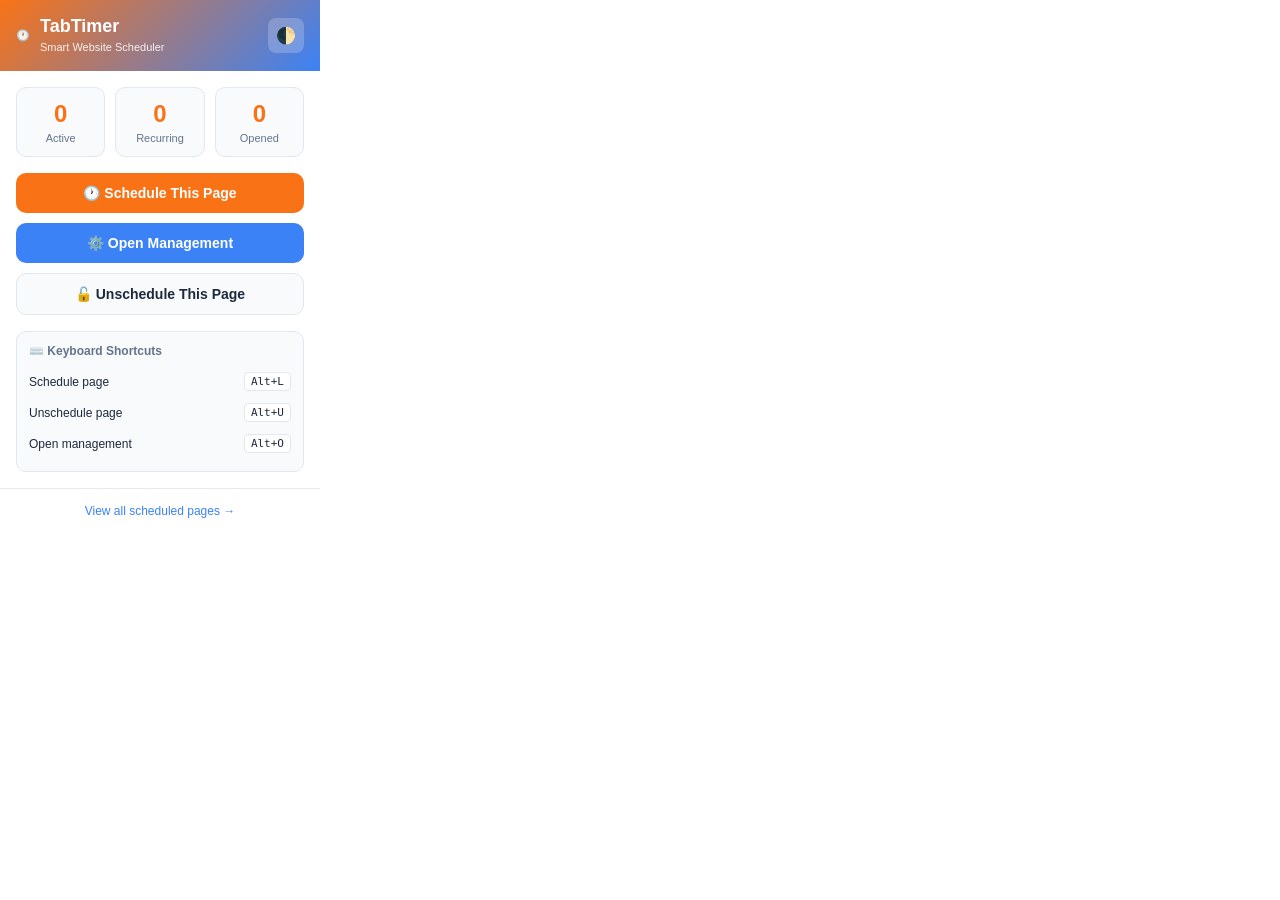
<file: popup.html>
<!DOCTYPE html>
<html lang="en">
<head>
  <meta charset="UTF-8">
  <meta name="viewport" content="width=device-width, initial-scale=1.0">
  <title>TabTimer</title>
  <style>
    :root {
      --primary: #f97316;
      --primary-hover: #ea580c;
      --secondary: #3b82f6;
      --secondary-hover: #2563eb;
      --bg: #ffffff;
      --bg-card: #f8fafc;
      --bg-input: #ffffff;
      --text: #1e293b;
      --text-muted: #64748b;
      --border: #e2e8f0;
      --shadow: rgba(0, 0, 0, 0.1);
    }
    
    body.dark {
      --bg: #0f172a;
      --bg-card: #1e293b;
      --bg-input: #334155;
      --text: #f1f5f9;
      --text-muted: #94a3b8;
      --border: #334155;
      --shadow: rgba(0, 0, 0, 0.3);
    }
    
    * {
      margin: 0;
      padding: 0;
      box-sizing: border-box;
    }
    
    body {
      font-family: -apple-system, BlinkMacSystemFont, 'Segoe UI', Roboto, sans-serif;
      width: 320px;
      background: var(--bg);
      color: var(--text);
      transition: background 0.3s, color 0.3s;
    }
    
    .header {
      background: linear-gradient(135deg, var(--primary) 0%, var(--secondary) 100%);
      padding: 16px;
      display: flex;
      align-items: center;
      justify-content: space-between;
    }
    
    .logo {
      display: flex;
      align-items: center;
      gap: 10px;
      color: white;
    }
    
    .logo-icon {
      font-size: 28px;
    }
    
    .logo h1 {
      font-size: 18px;
      font-weight: 700;
    }
    
    .logo span {
      font-size: 11px;
      opacity: 0.9;
    }
    
    .theme-toggle {
      background: rgba(255,255,255,0.2);
      border: none;
      border-radius: 8px;
      padding: 8px;
      cursor: pointer;
      color: white;
      font-size: 16px;
      transition: background 0.2s;
    }
    
    .theme-toggle:hover {
      background: rgba(255,255,255,0.3);
    }
    
    .content {
      padding: 16px;
    }
    
    .stats-row {
      display: grid;
      grid-template-columns: repeat(3, 1fr);
      gap: 10px;
      margin-bottom: 16px;
    }
    
    .stat {
      background: var(--bg-card);
      border: 1px solid var(--border);
      border-radius: 10px;
      padding: 12px 8px;
      text-align: center;
    }
    
    .stat-number {
      font-size: 24px;
      font-weight: 700;
      color: var(--primary);
    }
    
    .stat-label {
      font-size: 11px;
      color: var(--text-muted);
      margin-top: 4px;
    }
    
    .quick-actions {
      display: flex;
      flex-direction: column;
      gap: 10px;
    }
    
    .btn {
      display: flex;
      align-items: center;
      justify-content: center;
      gap: 8px;
      padding: 12px 16px;
      border: none;
      border-radius: 10px;
      font-size: 14px;
      font-weight: 600;
      cursor: pointer;
      transition: all 0.2s;
    }
    
    .btn-primary {
      background: var(--primary);
      color: white;
    }
    
    .btn-primary:hover {
      background: var(--primary-hover);
      transform: translateY(-1px);
    }
    
    .btn-secondary {
      background: var(--secondary);
      color: white;
    }
    
    .btn-secondary:hover {
      background: var(--secondary-hover);
      transform: translateY(-1px);
    }
    
    .btn-outline {
      background: var(--bg-card);
      color: var(--text);
      border: 1px solid var(--border);
    }
    
    .btn-outline:hover {
      background: var(--border);
    }
    
    .shortcuts {
      margin-top: 16px;
      padding: 12px;
      background: var(--bg-card);
      border: 1px solid var(--border);
      border-radius: 10px;
    }
    
    .shortcuts h3 {
      font-size: 12px;
      color: var(--text-muted);
      margin-bottom: 8px;
    }
    
    .shortcut {
      display: flex;
      justify-content: space-between;
      align-items: center;
      padding: 6px 0;
      font-size: 12px;
    }
    
    .shortcut kbd {
      background: var(--bg);
      border: 1px solid var(--border);
      border-radius: 4px;
      padding: 2px 6px;
      font-family: monospace;
      font-size: 11px;
    }
    
    .footer {
      padding: 12px 16px;
      border-top: 1px solid var(--border);
      text-align: center;
    }
    
    .footer a {
      color: var(--secondary);
      text-decoration: none;
      font-size: 12px;
    }
    
    .footer a:hover {
      text-decoration: underline;
    }
  </style>
</head>
<body>
  <div class="header">
    <div class="logo">
      <span class="logo-icon">🕐</span>
      <div>
        <h1>TabTimer</h1>
        <span>Smart Website Scheduler</span>
      </div>
    </div>
    <button class="theme-toggle" id="themeToggle" title="Toggle theme">🌓</button>
  </div>
  
  <div class="content">
    <div class="stats-row">
      <div class="stat">
        <div class="stat-number" id="activeCount">0</div>
        <div class="stat-label">Active</div>
      </div>
      <div class="stat">
        <div class="stat-number" id="recurringCount">0</div>
        <div class="stat-label">Recurring</div>
      </div>
      <div class="stat">
        <div class="stat-number" id="totalOpens">0</div>
        <div class="stat-label">Opened</div>
      </div>
    </div>
    
    <div class="quick-actions">
      <button class="btn btn-primary" id="schedulePage">
        🕐 Schedule This Page
      </button>
      <button class="btn btn-secondary" id="openOptions">
        ⚙️ Open Management
      </button>
      <button class="btn btn-outline" id="unschedulePage">
        🔓 Unschedule This Page
      </button>
    </div>
    
    <div class="shortcuts">
      <h3>⌨️ Keyboard Shortcuts</h3>
      <div class="shortcut">
        <span>Schedule page</span>
        <kbd>Alt+L</kbd>
      </div>
      <div class="shortcut">
        <span>Unschedule page</span>
        <kbd>Alt+U</kbd>
      </div>
      <div class="shortcut">
        <span>Open management</span>
        <kbd>Alt+O</kbd>
      </div>
    </div>
  </div>
  
  <div class="footer">
    <a href="#" id="viewAll">View all scheduled pages →</a>
  </div>
  
  <script src="popup.js"></script>
</body>
</html>
</file>
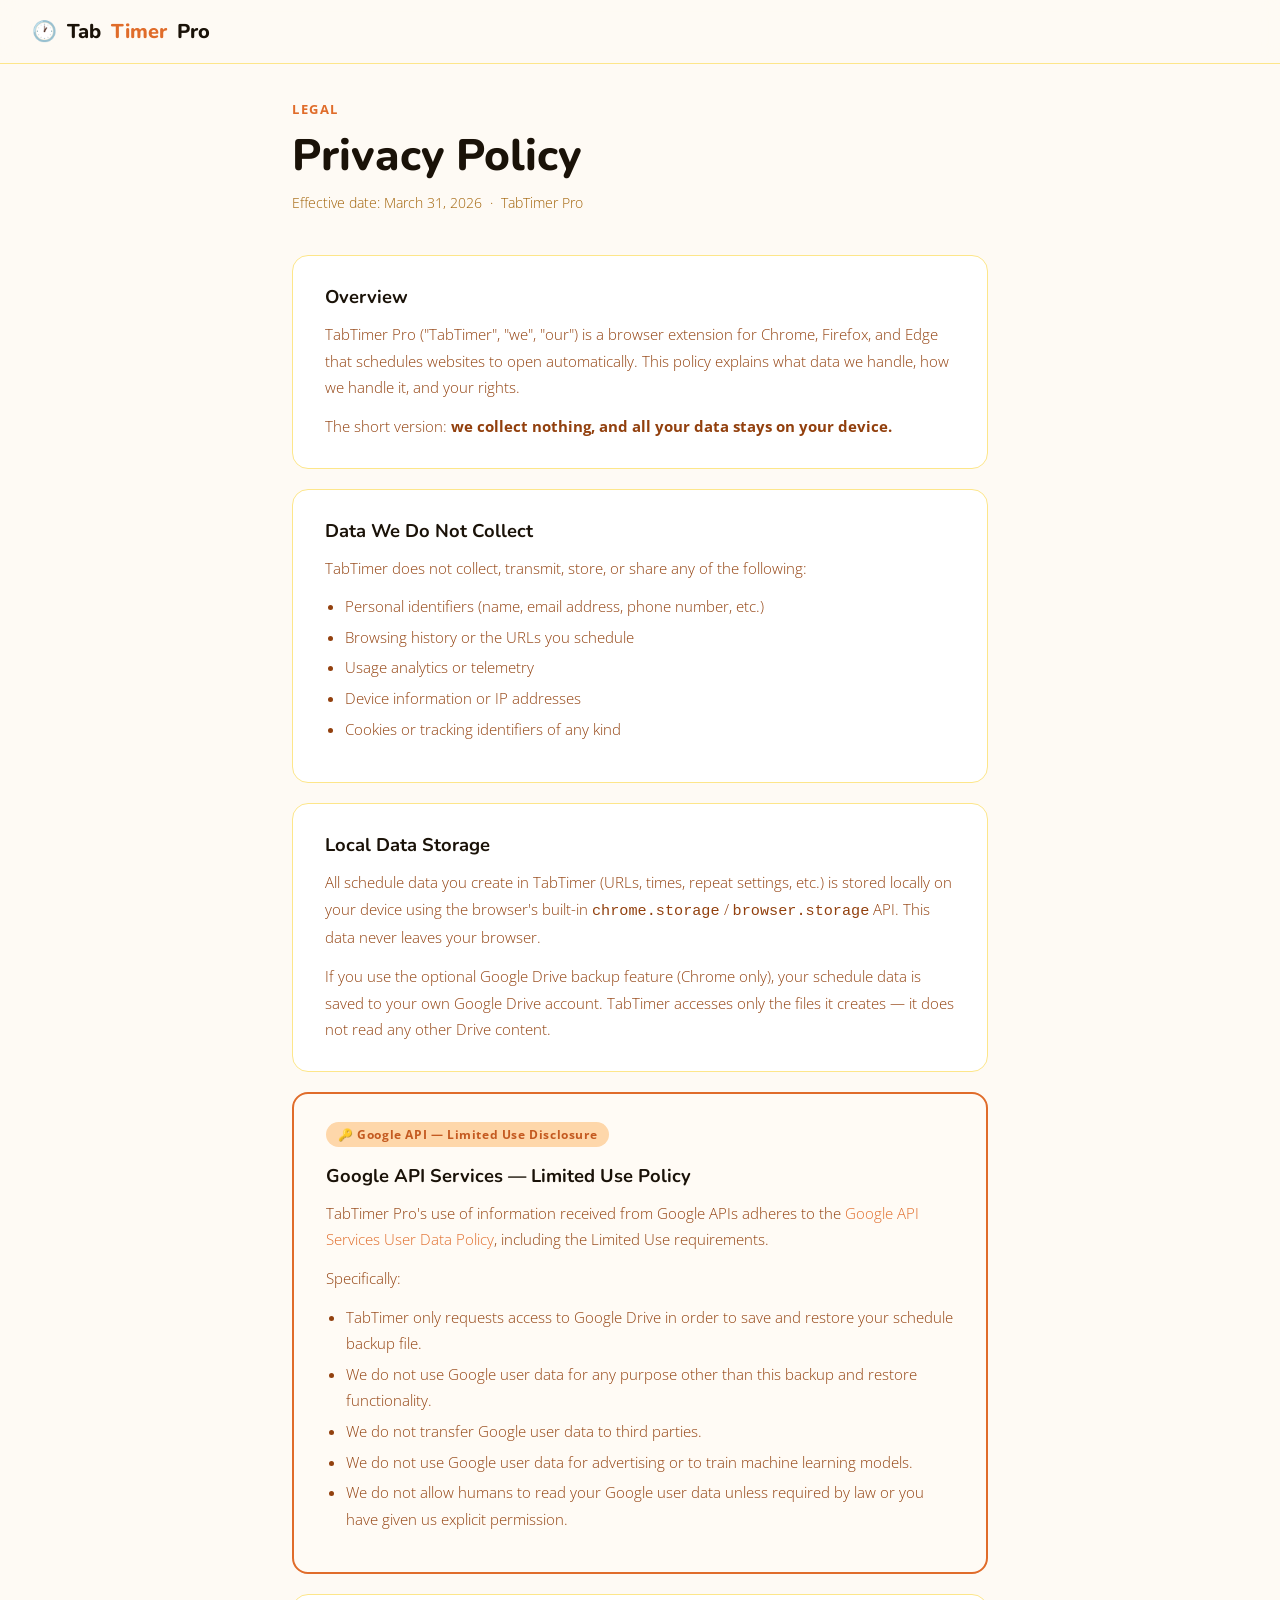
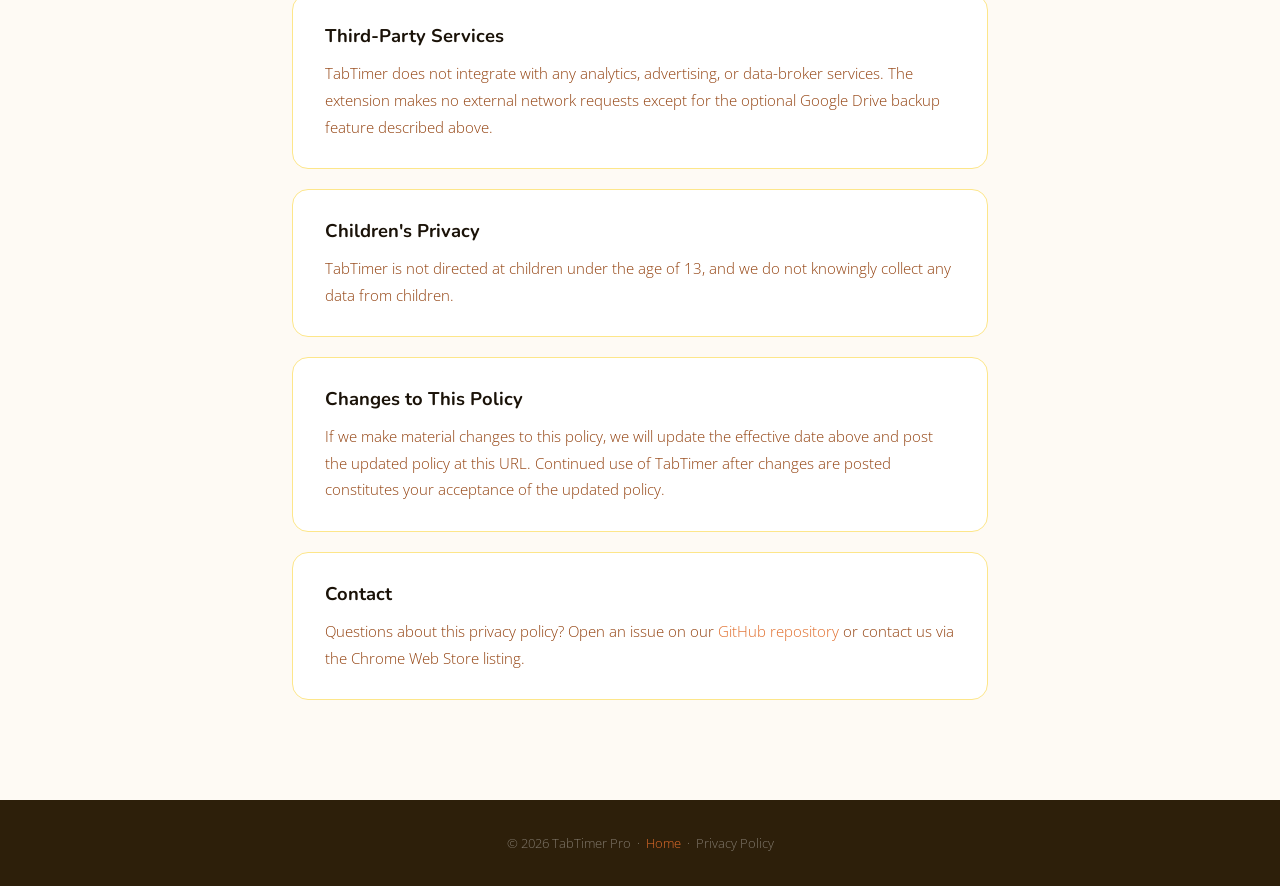
<file: privacy.html>
<!DOCTYPE html>
<html lang="en">
<head>
  <meta charset="UTF-8">
  <meta name="viewport" content="width=device-width, initial-scale=1.0">
  <title>Privacy Policy — TabTimer Pro</title>
  <meta name="description" content="TabTimer Pro Privacy Policy. Your data stays on your device. We collect nothing.">
  <link rel="preconnect" href="https://fonts.googleapis.com">
  <link href="https://fonts.googleapis.com/css2?family=Nunito:wght@400;600;700;800;900&family=Open+Sans:wght@300;400;500;600&display=swap" rel="stylesheet">
  <style>
    *, *::before, *::after { box-sizing: border-box; margin: 0; padding: 0; }

    :root {
      --orange: #e06c2a;
      --orange-dark: #c45a20;
      --orange-light: #fed7aa;
      --cream: #fefaf4;
      --dark: #1a1208;
      --dark2: #2d1f0a;
      --mid: #78350f;
      --soft: #92400e;
      --text: #3d2008;
      --muted: #a16207;
      --border: #fde68a;
      --white: #ffffff;
    }

    body {
      font-family: 'Open Sans', sans-serif;
      background: var(--cream);
      color: var(--text);
    }

    /* HEADER */
    header {
      position: fixed; top: 0; left: 0; right: 0; z-index: 100;
      background: rgba(254,250,244,0.92);
      backdrop-filter: blur(12px);
      border-bottom: 1px solid var(--border);
      padding: 0 2rem;
      height: 64px;
      display: flex; align-items: center; justify-content: space-between;
    }
    .logo {
      display: flex; align-items: center; gap: 10px;
      font-family: 'Nunito', sans-serif; font-weight: 800;
      font-size: 1.25rem; color: var(--dark);
      text-decoration: none;
    }
    .logo span { color: var(--orange); }

    /* PAGE */
    .page-wrap {
      max-width: 760px;
      margin: 0 auto;
      padding: 100px 2rem 80px;
    }

    .page-label {
      font-size: 0.8rem; font-weight: 700; letter-spacing: 0.12em;
      text-transform: uppercase; color: var(--orange);
      margin-bottom: 0.75rem;
    }
    h1 {
      font-family: 'Nunito', sans-serif; font-weight: 800;
      font-size: clamp(2rem, 4vw, 2.75rem);
      color: var(--dark); line-height: 1.2;
      margin-bottom: 0.5rem;
    }
    .effective {
      font-size: 0.875rem; color: var(--muted);
      margin-bottom: 2.5rem;
    }

    .section {
      background: white;
      border-radius: 16px;
      border: 1px solid var(--border);
      padding: 28px 32px;
      margin-bottom: 1.25rem;
    }

    /* Google Limited Use — highlighted */
    .section.google-limited {
      border-color: var(--orange);
      border-width: 2px;
      background: #fffbf5;
    }
    .google-limited-label {
      display: inline-flex; align-items: center; gap: 6px;
      background: var(--orange-light); color: var(--orange-dark);
      padding: 4px 12px; border-radius: 100px;
      font-size: 0.75rem; font-weight: 700; letter-spacing: 0.05em;
      margin-bottom: 1rem;
    }

    h2 {
      font-family: 'Nunito', sans-serif; font-weight: 700;
      font-size: 1.15rem; color: var(--dark);
      margin-bottom: 0.75rem;
    }
    p {
      font-size: 0.95rem; color: var(--soft);
      line-height: 1.75; font-weight: 300;
      margin-bottom: 0.75rem;
    }
    p:last-child { margin-bottom: 0; }
    ul {
      margin: 0.5rem 0 0.75rem 1.25rem;
    }
    li {
      font-size: 0.95rem; color: var(--soft);
      line-height: 1.75; font-weight: 300;
      margin-bottom: 0.25rem;
    }
    a { color: var(--orange); text-decoration: none; }
    a:hover { text-decoration: underline; }

    /* FOOTER */
    footer {
      background: var(--dark2);
      padding: 32px 2rem;
      text-align: center;
    }
    footer p { font-size: 0.8rem; color: rgba(255,255,255,0.4); }
    footer a { color: var(--orange); text-decoration: none; }
  </style>
</head>
<body>

<header>
  <a href="/" class="logo">
    <span>🕐</span>
    Tab<span>Timer</span> Pro
  </a>
</header>

<div class="page-wrap">
  <div class="page-label">Legal</div>
  <h1>Privacy Policy</h1>
  <p class="effective">Effective date: March 31, 2026 &nbsp;·&nbsp; TabTimer Pro</p>

  <!-- OVERVIEW -->
  <div class="section">
    <h2>Overview</h2>
    <p>TabTimer Pro ("TabTimer", "we", "our") is a browser extension for Chrome, Firefox, and Edge that schedules websites to open automatically. This policy explains what data we handle, how we handle it, and your rights.</p>
    <p>The short version: <strong>we collect nothing, and all your data stays on your device.</strong></p>
  </div>

  <!-- DATA WE DON'T COLLECT -->
  <div class="section">
    <h2>Data We Do Not Collect</h2>
    <p>TabTimer does not collect, transmit, store, or share any of the following:</p>
    <ul>
      <li>Personal identifiers (name, email address, phone number, etc.)</li>
      <li>Browsing history or the URLs you schedule</li>
      <li>Usage analytics or telemetry</li>
      <li>Device information or IP addresses</li>
      <li>Cookies or tracking identifiers of any kind</li>
    </ul>
  </div>

  <!-- LOCAL STORAGE -->
  <div class="section">
    <h2>Local Data Storage</h2>
    <p>All schedule data you create in TabTimer (URLs, times, repeat settings, etc.) is stored locally on your device using the browser's built-in <code>chrome.storage</code> / <code>browser.storage</code> API. This data never leaves your browser.</p>
    <p>If you use the optional Google Drive backup feature (Chrome only), your schedule data is saved to your own Google Drive account. TabTimer accesses only the files it creates — it does not read any other Drive content.</p>
  </div>

  <!-- GOOGLE LIMITED USE -->
  <div class="section google-limited">
    <div class="google-limited-label">🔑 Google API — Limited Use Disclosure</div>
    <h2>Google API Services — Limited Use Policy</h2>
    <p>TabTimer Pro's use of information received from Google APIs adheres to the <a href="https://developers.google.com/terms/api-services-user-data-policy" target="_blank" rel="noopener">Google API Services User Data Policy</a>, including the Limited Use requirements.</p>
    <p>Specifically:</p>
    <ul>
      <li>TabTimer only requests access to Google Drive in order to save and restore your schedule backup file.</li>
      <li>We do not use Google user data for any purpose other than this backup and restore functionality.</li>
      <li>We do not transfer Google user data to third parties.</li>
      <li>We do not use Google user data for advertising or to train machine learning models.</li>
      <li>We do not allow humans to read your Google user data unless required by law or you have given us explicit permission.</li>
    </ul>
  </div>

  <!-- THIRD PARTIES -->
  <div class="section">
    <h2>Third-Party Services</h2>
    <p>TabTimer does not integrate with any analytics, advertising, or data-broker services. The extension makes no external network requests except for the optional Google Drive backup feature described above.</p>
  </div>

  <!-- CHILDREN -->
  <div class="section">
    <h2>Children's Privacy</h2>
    <p>TabTimer is not directed at children under the age of 13, and we do not knowingly collect any data from children.</p>
  </div>

  <!-- CHANGES -->
  <div class="section">
    <h2>Changes to This Policy</h2>
    <p>If we make material changes to this policy, we will update the effective date above and post the updated policy at this URL. Continued use of TabTimer after changes are posted constitutes your acceptance of the updated policy.</p>
  </div>

  <!-- CONTACT -->
  <div class="section">
    <h2>Contact</h2>
    <p>Questions about this privacy policy? Open an issue on our <a href="https://github.com/Aktradingpost/TabTimer/issues" target="_blank" rel="noopener">GitHub repository</a> or contact us via the Chrome Web Store listing.</p>
  </div>
</div>

<footer>
  <p>&copy; 2026 TabTimer Pro &nbsp;·&nbsp; <a href="/">Home</a> &nbsp;·&nbsp; Privacy Policy</p>
</footer>

</body>
</html>
</file>
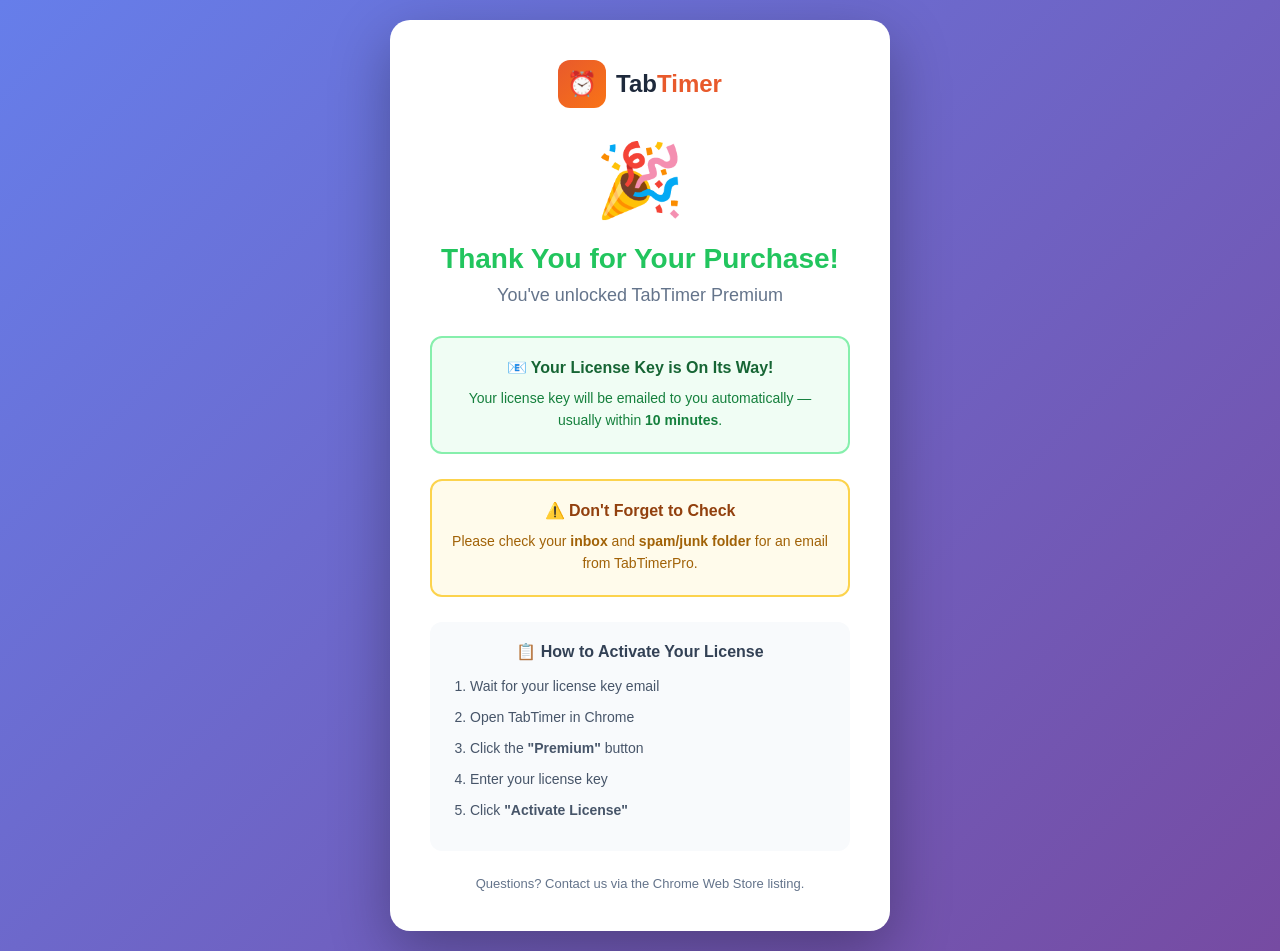
<file: thankyou.html>
<!DOCTYPE html>
<html lang="en">
<head>
  <meta charset="UTF-8">
  <meta name="viewport" content="width=device-width, initial-scale=1.0">
  <title>Thank You - TabTimer Premium</title>
  <style>
    * {
      box-sizing: border-box;
      margin: 0;
      padding: 0;
    }
    body {
      font-family: -apple-system, BlinkMacSystemFont, 'Segoe UI', Roboto, sans-serif;
      background: linear-gradient(135deg, #667eea 0%, #764ba2 100%);
      min-height: 100vh;
      display: flex;
      align-items: center;
      justify-content: center;
      padding: 20px;
    }
    .container {
      background: white;
      border-radius: 20px;
      padding: 40px;
      max-width: 500px;
      width: 100%;
      text-align: center;
      box-shadow: 0 20px 60px rgba(0,0,0,0.3);
    }
    .icon {
      font-size: 72px;
      margin-bottom: 20px;
    }
    h1 {
      color: #22c55e;
      font-size: 28px;
      margin-bottom: 10px;
    }
    .subtitle {
      color: #64748b;
      font-size: 18px;
      margin-bottom: 30px;
    }
    .info-box {
      background: #f0fdf4;
      border: 2px solid #86efac;
      border-radius: 12px;
      padding: 20px;
      margin-bottom: 25px;
    }
    .info-box h3 {
      color: #166534;
      font-size: 16px;
      margin-bottom: 10px;
    }
    .info-box p {
      color: #15803d;
      font-size: 14px;
      line-height: 1.6;
    }
    .warning-box {
      background: #fffbeb;
      border: 2px solid #fcd34d;
      border-radius: 12px;
      padding: 20px;
      margin-bottom: 25px;
    }
    .warning-box h3 {
      color: #92400e;
      font-size: 16px;
      margin-bottom: 10px;
    }
    .warning-box p {
      color: #a16207;
      font-size: 14px;
      line-height: 1.6;
    }
    .steps {
      text-align: left;
      background: #f8fafc;
      border-radius: 12px;
      padding: 20px;
      margin-bottom: 25px;
    }
    .steps h3 {
      color: #334155;
      font-size: 16px;
      margin-bottom: 15px;
      text-align: center;
    }
    .steps ol {
      color: #475569;
      font-size: 14px;
      padding-left: 20px;
    }
    .steps li {
      margin-bottom: 10px;
      line-height: 1.5;
    }
    .contact {
      color: #64748b;
      font-size: 13px;
      margin-top: 20px;
    }
    .logo {
      display: flex;
      align-items: center;
      justify-content: center;
      gap: 10px;
      margin-bottom: 30px;
    }
    .logo-icon {
      width: 48px;
      height: 48px;
      background: linear-gradient(135deg, #e85a2c 0%, #f97316 100%);
      border-radius: 12px;
      display: flex;
      align-items: center;
      justify-content: center;
      font-size: 24px;
    }
    .logo-text {
      font-size: 24px;
      font-weight: 700;
      color: #1e293b;
    }
    .logo-text span {
      color: #e85a2c;
    }
  </style>
</head>
<body>
  <div class="container">
    <div class="logo">
      <div class="logo-icon">⏰</div>
      <div class="logo-text">Tab<span>Timer</span></div>
    </div>
    
    <div class="icon">🎉</div>
    <h1>Thank You for Your Purchase!</h1>
    <p class="subtitle">You've unlocked TabTimer Premium</p>
    
    <div class="info-box">
      <h3>📧 Your License Key is On Its Way!</h3>
      <p>Your license key will be emailed to you automatically — usually within <strong>10 minutes</strong>.</p>
    </div>
    
    <div class="warning-box">
      <h3>⚠️ Don't Forget to Check</h3>
      <p>Please check your <strong>inbox</strong> and <strong>spam/junk folder</strong> for an email from TabTimerPro.</p>
    </div>
    
    <div class="steps">
      <h3>📋 How to Activate Your License</h3>
      <ol>
        <li>Wait for your license key email</li>
        <li>Open TabTimer in Chrome</li>
        <li>Click the <strong>"Premium"</strong> button</li>
        <li>Enter your license key</li>
        <li>Click <strong>"Activate License"</strong></li>
      </ol>
    </div>
    
    <p class="contact">
      Questions? Contact us via the Chrome Web Store listing.
    </p>
  </div>
</body>
</html>
</file>
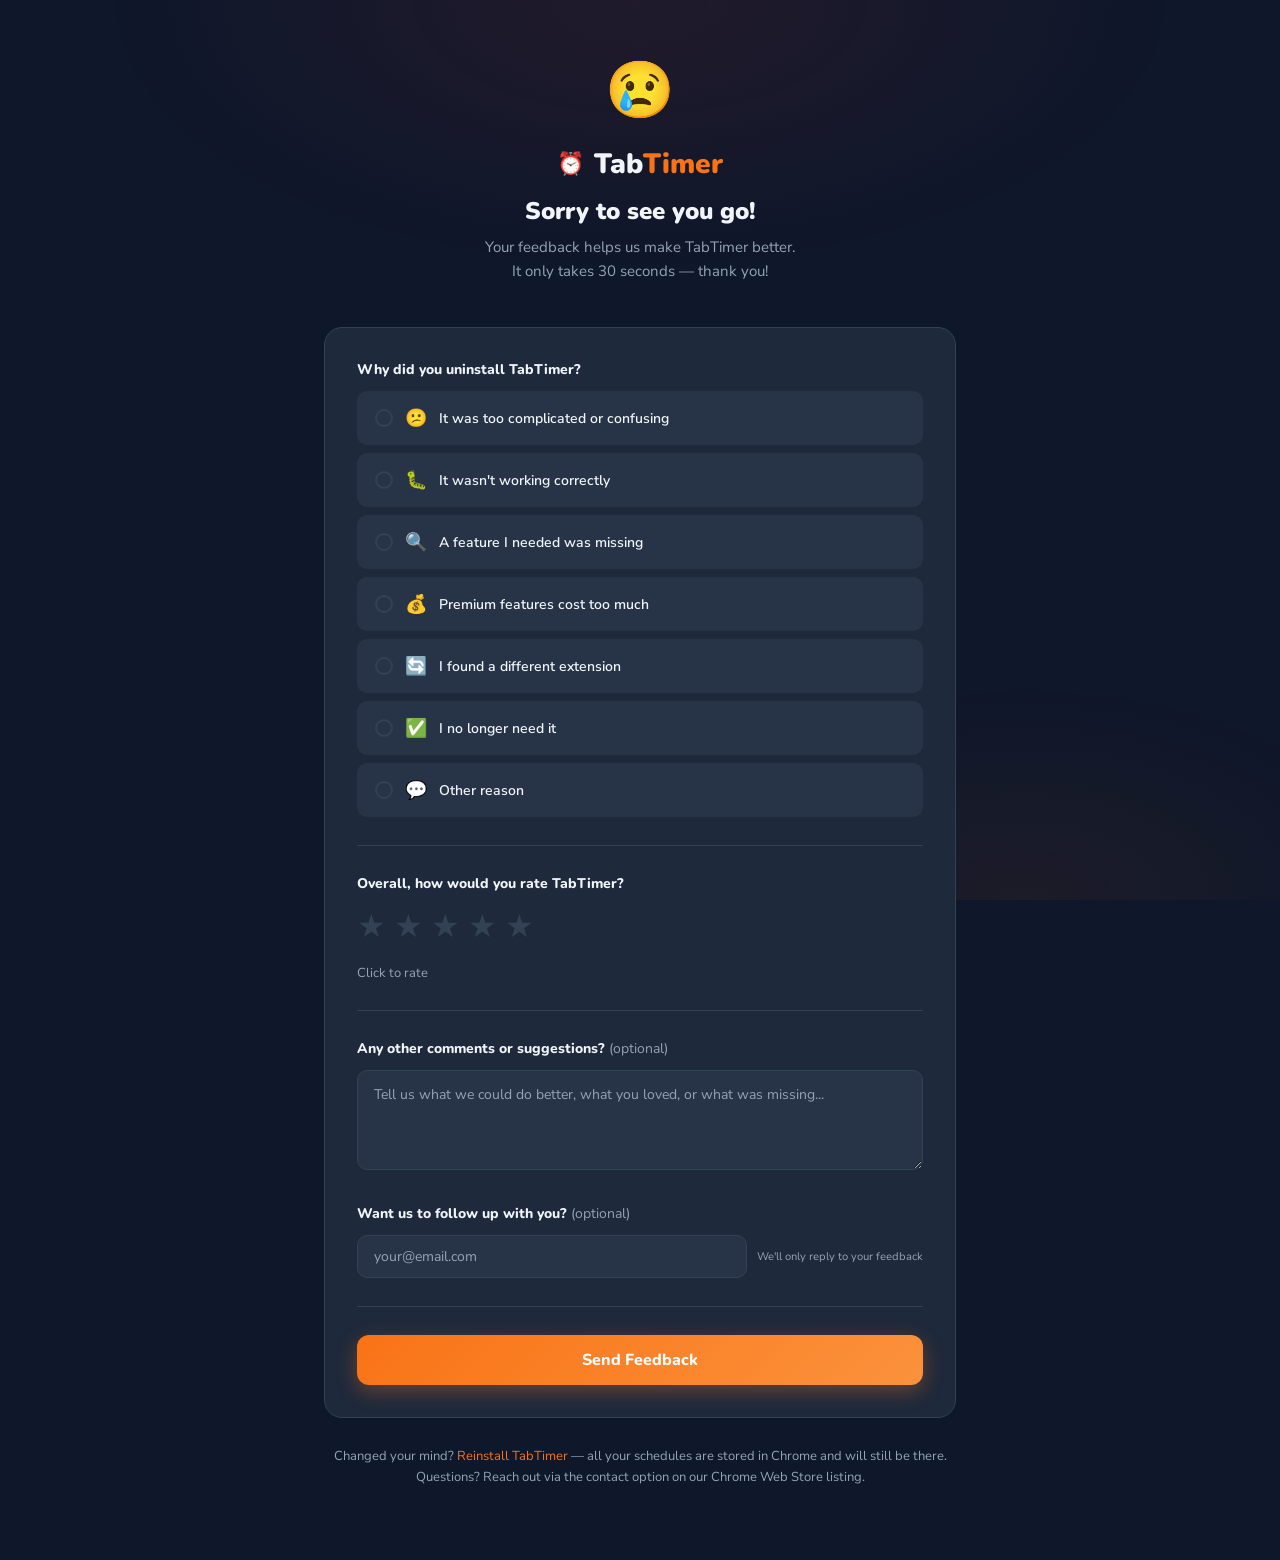
<file: uninstall.html>
<!DOCTYPE html>
<html lang="en">
<head>
  <meta charset="UTF-8">
  <meta name="viewport" content="width=device-width, initial-scale=1.0">
  <title>We're Sorry to See You Go — TabTimer</title>
  <style>
    @import url('https://fonts.googleapis.com/css2?family=Nunito:wght@400;600;700;800;900&family=Nunito+Sans:wght@400;600&display=swap');

    * { margin: 0; padding: 0; box-sizing: border-box; }

    :root {
      --orange: #f97316;
      --bg: #0f172a;
      --surface: #1e293b;
      --surface2: #273447;
      --border: #334155;
      --text: #f1f5f9;
      --text-muted: #94a3b8;
      --green: #22c55e;
      --red: #ef4444;
    }

    html, body {
      min-height: 100vh;
      background: var(--bg);
      font-family: 'Nunito Sans', sans-serif;
      color: var(--text);
    }

    body::before {
      content: '';
      position: fixed;
      inset: 0;
      background:
        radial-gradient(ellipse 70% 50% at 50% 0%, rgba(239,68,68,0.08) 0%, transparent 60%),
        radial-gradient(ellipse 50% 40% at 80% 100%, rgba(249,115,22,0.06) 0%, transparent 60%);
      pointer-events: none;
    }

    .page {
      position: relative;
      max-width: 680px;
      margin: 0 auto;
      padding: 52px 24px 72px;
    }

    /* ── Header ── */
    .header {
      text-align: center;
      margin-bottom: 44px;
      animation: fadeDown 0.6s ease both;
    }

    .sad-icon {
      font-size: 56px;
      margin-bottom: 16px;
      display: block;
      animation: wobble 1s 0.5s ease both;
    }

    .logo-row {
      display: flex;
      align-items: center;
      justify-content: center;
      gap: 10px;
      margin-bottom: 12px;
    }

    .logo-text {
      font-family: 'Nunito', sans-serif;
      font-size: 28px;
      font-weight: 900;
      color: var(--text);
    }

    .logo-text span { color: var(--orange); }

    h1 {
      font-family: 'Nunito', sans-serif;
      font-weight: 900;
      font-size: 24px;
      color: var(--text);
      margin-bottom: 8px;
    }

    .subtitle {
      font-size: 15px;
      color: var(--text-muted);
      line-height: 1.6;
    }

    /* ── Form card ── */
    .card {
      background: var(--surface);
      border: 1px solid var(--border);
      border-radius: 18px;
      padding: 32px;
      animation: fadeUp 0.6s 0.1s ease both;
    }

    .form-section {
      margin-bottom: 28px;
    }

    .form-section:last-child { margin-bottom: 0; }

    .form-label {
      font-family: 'Nunito', sans-serif;
      font-weight: 800;
      font-size: 14px;
      color: var(--text);
      margin-bottom: 12px;
      display: block;
    }

    /* Reason options */
    .reasons {
      display: grid;
      gap: 8px;
    }

    .reason-option {
      display: flex;
      align-items: center;
      gap: 12px;
      padding: 13px 16px;
      background: var(--surface2);
      border: 2px solid transparent;
      border-radius: 10px;
      cursor: pointer;
      transition: border-color 0.15s, background 0.15s;
      user-select: none;
    }

    .reason-option:hover {
      border-color: var(--border);
      background: #2d3f55;
    }

    .reason-option.selected {
      border-color: var(--orange);
      background: rgba(249,115,22,0.08);
    }

    .reason-option input[type="radio"] {
      display: none;
    }

    .reason-dot {
      width: 18px;
      height: 18px;
      border-radius: 50%;
      border: 2px solid var(--border);
      display: flex;
      align-items: center;
      justify-content: center;
      flex-shrink: 0;
      transition: border-color 0.15s;
    }

    .reason-option.selected .reason-dot {
      border-color: var(--orange);
      background: var(--orange);
    }

    .reason-option.selected .reason-dot::after {
      content: '';
      width: 6px;
      height: 6px;
      border-radius: 50%;
      background: white;
    }

    .reason-emoji { font-size: 18px; }

    .reason-text {
      font-size: 14px;
      color: var(--text);
      font-weight: 600;
    }

    /* Star rating */
    .stars-row {
      display: flex;
      gap: 8px;
      margin-bottom: 16px;
    }

    .star {
      font-size: 32px;
      cursor: pointer;
      color: var(--border);
      transition: color 0.1s, transform 0.1s;
      user-select: none;
    }

    .star:hover,
    .star.active {
      color: #fbbf24;
      transform: scale(1.15);
    }

    .star-label {
      font-size: 13px;
      color: var(--text-muted);
      margin-top: 4px;
      min-height: 18px;
    }

    /* Textarea */
    textarea {
      width: 100%;
      background: var(--surface2);
      border: 1px solid var(--border);
      border-radius: 10px;
      padding: 14px 16px;
      font-family: 'Nunito Sans', sans-serif;
      font-size: 14px;
      color: var(--text);
      resize: vertical;
      min-height: 100px;
      outline: none;
      transition: border-color 0.15s;
    }

    textarea:focus { border-color: var(--orange); }
    textarea::placeholder { color: var(--text-muted); }

    /* Contact */
    .contact-row {
      display: flex;
      gap: 10px;
      align-items: center;
    }

    input[type="email"] {
      flex: 1;
      background: var(--surface2);
      border: 1px solid var(--border);
      border-radius: 10px;
      padding: 11px 16px;
      font-family: 'Nunito Sans', sans-serif;
      font-size: 14px;
      color: var(--text);
      outline: none;
      transition: border-color 0.15s;
    }

    input[type="email"]:focus { border-color: var(--orange); }
    input[type="email"]::placeholder { color: var(--text-muted); }

    .optional-tag {
      font-size: 11px;
      color: var(--text-muted);
      white-space: nowrap;
    }

    /* Divider */
    .divider {
      height: 1px;
      background: var(--border);
      margin: 28px 0;
    }

    /* Submit */
    .submit-btn {
      width: 100%;
      padding: 14px;
      background: linear-gradient(135deg, var(--orange), #fb923c);
      border: none;
      border-radius: 12px;
      font-family: 'Nunito', sans-serif;
      font-weight: 800;
      font-size: 16px;
      color: white;
      cursor: pointer;
      box-shadow: 0 6px 20px rgba(249,115,22,0.35);
      transition: transform 0.15s, box-shadow 0.15s, opacity 0.15s;
    }

    .submit-btn:hover {
      transform: translateY(-2px);
      box-shadow: 0 8px 28px rgba(249,115,22,0.45);
    }

    .submit-btn:disabled {
      opacity: 0.5;
      cursor: not-allowed;
      transform: none;
    }

    /* Thank you state */
    .thankyou {
      display: none;
      text-align: center;
      padding: 20px 0;
      animation: fadeUp 0.5s ease both;
    }

    .thankyou-icon { font-size: 52px; margin-bottom: 16px; display: block; }

    .thankyou h2 {
      font-family: 'Nunito', sans-serif;
      font-weight: 900;
      font-size: 22px;
      color: var(--text);
      margin-bottom: 8px;
    }

    .thankyou p {
      font-size: 14px;
      color: var(--text-muted);
      line-height: 1.6;
      margin-bottom: 20px;
    }

    .reinstall-btn {
      display: inline-flex;
      align-items: center;
      gap: 8px;
      padding: 11px 24px;
      background: var(--surface2);
      border: 1px solid var(--border);
      border-radius: 10px;
      font-family: 'Nunito', sans-serif;
      font-weight: 700;
      font-size: 14px;
      color: var(--text);
      text-decoration: none;
      transition: border-color 0.15s;
    }

    .reinstall-btn:hover { border-color: var(--orange); }

    /* Bottom note */
    .bottom-note {
      text-align: center;
      margin-top: 28px;
      font-size: 13px;
      color: var(--text-muted);
      line-height: 1.6;
      animation: fadeUp 0.6s 0.2s ease both;
    }

    .bottom-note a {
      color: var(--orange);
      text-decoration: none;
    }

    .bottom-note a:hover { text-decoration: underline; }

    /* Animations */
    @keyframes fadeDown {
      from { opacity: 0; transform: translateY(-20px); }
      to   { opacity: 1; transform: translateY(0); }
    }

    @keyframes fadeUp {
      from { opacity: 0; transform: translateY(16px); }
      to   { opacity: 1; transform: translateY(0); }
    }

    @keyframes wobble {
      0%   { transform: rotate(0deg); }
      25%  { transform: rotate(-10deg); }
      50%  { transform: rotate(8deg); }
      75%  { transform: rotate(-5deg); }
      100% { transform: rotate(0deg); }
    }
  </style>
</head>
<body>
  <div class="page">

    <div class="header">
      <span class="sad-icon">😢</span>
      <div class="logo-row">
        <span style="font-size:22px">⏰</span>
        <div class="logo-text">Tab<span>Timer</span></div>
      </div>
      <h1>Sorry to see you go!</h1>
      <p class="subtitle">Your feedback helps us make TabTimer better.<br>It only takes 30 seconds — thank you!</p>
    </div>

    <div class="card" id="feedbackForm">

      <!-- Reason -->
      <div class="form-section">
        <label class="form-label">Why did you uninstall TabTimer?</label>
        <div class="reasons">
          <label class="reason-option" onclick="selectReason(this)">
            <input type="radio" name="reason" value="too_complicated">
            <div class="reason-dot"></div>
            <span class="reason-emoji">😕</span>
            <span class="reason-text">It was too complicated or confusing</span>
          </label>
          <label class="reason-option" onclick="selectReason(this)">
            <input type="radio" name="reason" value="not_working">
            <div class="reason-dot"></div>
            <span class="reason-emoji">🐛</span>
            <span class="reason-text">It wasn't working correctly</span>
          </label>
          <label class="reason-option" onclick="selectReason(this)">
            <input type="radio" name="reason" value="missing_feature">
            <div class="reason-dot"></div>
            <span class="reason-emoji">🔍</span>
            <span class="reason-text">A feature I needed was missing</span>
          </label>
          <label class="reason-option" onclick="selectReason(this)">
            <input type="radio" name="reason" value="premium_cost">
            <div class="reason-dot"></div>
            <span class="reason-emoji">💰</span>
            <span class="reason-text">Premium features cost too much</span>
          </label>
          <label class="reason-option" onclick="selectReason(this)">
            <input type="radio" name="reason" value="found_alternative">
            <div class="reason-dot"></div>
            <span class="reason-emoji">🔄</span>
            <span class="reason-text">I found a different extension</span>
          </label>
          <label class="reason-option" onclick="selectReason(this)">
            <input type="radio" name="reason" value="no_longer_needed">
            <div class="reason-dot"></div>
            <span class="reason-emoji">✅</span>
            <span class="reason-text">I no longer need it</span>
          </label>
          <label class="reason-option" onclick="selectReason(this)">
            <input type="radio" name="reason" value="other">
            <div class="reason-dot"></div>
            <span class="reason-emoji">💬</span>
            <span class="reason-text">Other reason</span>
          </label>
        </div>
      </div>

      <div class="divider"></div>

      <!-- Rating -->
      <div class="form-section">
        <label class="form-label">Overall, how would you rate TabTimer?</label>
        <div class="stars-row" id="starsRow">
          <span class="star" data-val="1" onclick="setRating(1)">★</span>
          <span class="star" data-val="2" onclick="setRating(2)">★</span>
          <span class="star" data-val="3" onclick="setRating(3)">★</span>
          <span class="star" data-val="4" onclick="setRating(4)">★</span>
          <span class="star" data-val="5" onclick="setRating(5)">★</span>
        </div>
        <div class="star-label" id="starLabel">Click to rate</div>
      </div>

      <div class="divider"></div>

      <!-- Comments -->
      <div class="form-section">
        <label class="form-label">Any other comments or suggestions? <span style="color:var(--text-muted);font-weight:400">(optional)</span></label>
        <textarea id="comments" placeholder="Tell us what we could do better, what you loved, or what was missing..."></textarea>
      </div>

      <!-- Contact -->
      <div class="form-section">
        <label class="form-label">Want us to follow up with you? <span style="color:var(--text-muted);font-weight:400">(optional)</span></label>
        <div class="contact-row">
          <input type="email" id="contactEmail" placeholder="your@email.com">
          <span class="optional-tag">We'll only reply to your feedback</span>
        </div>
      </div>

      <div class="divider"></div>

      <button class="submit-btn" id="submitBtn" onclick="submitFeedback()">
        Send Feedback
      </button>

    </div>

    <!-- Thank you state -->
    <div class="card thankyou" id="thankYou">
      <span class="thankyou-icon">🙏</span>
      <h2>Thank you for your feedback!</h2>
      <p>We read every single response and use it to make TabTimer better.<br>If you left your email, we'll be in touch.</p>

      <!-- Review prompt shown only for 4-5 star ratings -->
      <div id="reviewPrompt" style="display:none; margin: 20px 0; padding: 20px; background: rgba(249,115,22,0.08); border: 1px solid rgba(249,115,22,0.3); border-radius: 12px;">
        <p style="font-size: 15px; font-weight: 700; color: #f1f5f9; margin-bottom: 8px;">⭐ One more thing...</p>
        <p style="font-size: 13px; color: #94a3b8; margin-bottom: 16px;">Since you rated us highly, would you mind leaving a quick review on the Chrome Web Store? It really helps other users find TabTimer and takes less than a minute!</p>
        <a href="https://chromewebstore.google.com/detail/tabtimer-smart-website-sc/icpbkkfikopgdjppdhblbdkljliccpbf/reviews" target="_blank" style="display: inline-flex; align-items: center; gap: 8px; padding: 11px 24px; background: linear-gradient(135deg, #f97316, #fb923c); border-radius: 10px; font-family: 'Nunito', sans-serif; font-weight: 800; font-size: 14px; color: white; text-decoration: none; box-shadow: 0 4px 14px rgba(249,115,22,0.4);">
          ⭐ Leave a Review
        </a>
      </div>

      <a href="https://chromewebstore.google.com/detail/tabtimer-smart-website-sc/icpbkkfikopgdjppdhblbdkljliccpbf" class="reinstall-btn" style="margin-top: 12px;">
        ⏰ Reinstall TabTimer
      </a>
    </div>

    <p class="bottom-note">
      Changed your mind? <a href="https://chrome.google.com/webstore/detail/tabtimer">Reinstall TabTimer</a> — all your schedules are stored in Chrome and will still be there.<br>
      Questions? Reach out via the contact option on our Chrome Web Store listing.
    </p>

  </div>

  <script>
    let selectedRating = 0;

    function selectReason(el) {
      document.querySelectorAll('.reason-option').forEach(o => o.classList.remove('selected'));
      el.classList.add('selected');
      el.querySelector('input').checked = true;
    }

    const starLabels = ['', 'Poor', 'Fair', 'Good', 'Very Good', 'Excellent!'];

    function setRating(val) {
      selectedRating = val;
      document.querySelectorAll('.star').forEach((s, i) => {
        s.classList.toggle('active', i < val);
      });
      document.getElementById('starLabel').textContent = starLabels[val];
    }

    // Hover preview
    document.querySelectorAll('.star').forEach(s => {
      s.addEventListener('mouseenter', () => {
        const val = parseInt(s.dataset.val);
        document.querySelectorAll('.star').forEach((st, i) => {
          st.style.color = i < val ? '#fbbf24' : '';
        });
        document.getElementById('starLabel').textContent = starLabels[val];
      });
      s.addEventListener('mouseleave', () => {
        document.querySelectorAll('.star').forEach((st, i) => {
          st.style.color = '';
          st.classList.toggle('active', i < selectedRating);
        });
        document.getElementById('starLabel').textContent = selectedRating ? starLabels[selectedRating] : 'Click to rate';
      });
    });

    async function submitFeedback() {
      const reasonEl = document.querySelector('input[name="reason"]:checked');
      const reason = reasonEl ? reasonEl.value : 'not_selected';
      const rating = selectedRating;
      const comments = document.getElementById('comments').value.trim();
      const email = document.getElementById('contactEmail').value.trim();

      const btn = document.getElementById('submitBtn');
      btn.disabled = true;
      btn.textContent = 'Sending...';

      // Send feedback via mailto to TabTimerPro@gmail.com
      const subject = encodeURIComponent('TabTimer Uninstall Feedback — ' + reason);
      const bodyText = 
        'Reason: ' + reason +
        '\nRating: ' + rating + '/5' +
        '\n\nComments:\n' + (comments || '(none)') +
        '\n\nContact: ' + (email || '(not provided)');
      const body = encodeURIComponent(bodyText);

      // Open mailto - sends feedback to your inbox
      window.open('mailto:TabTimerPro@gmail.com?subject=' + subject + '&body=' + body);

      // Show thank you screen
      document.getElementById('feedbackForm').style.display = 'none';
      const ty = document.getElementById('thankYou');
      ty.style.display = 'block';

      // Show review prompt for 4 or 5 star ratings
      if (rating >= 4) {
        document.getElementById('reviewPrompt').style.display = 'block';
      }

      // Scroll to top
      window.scrollTo({ top: 0, behavior: 'smooth' });
    }
  </script>
</body>
</html>
</file>
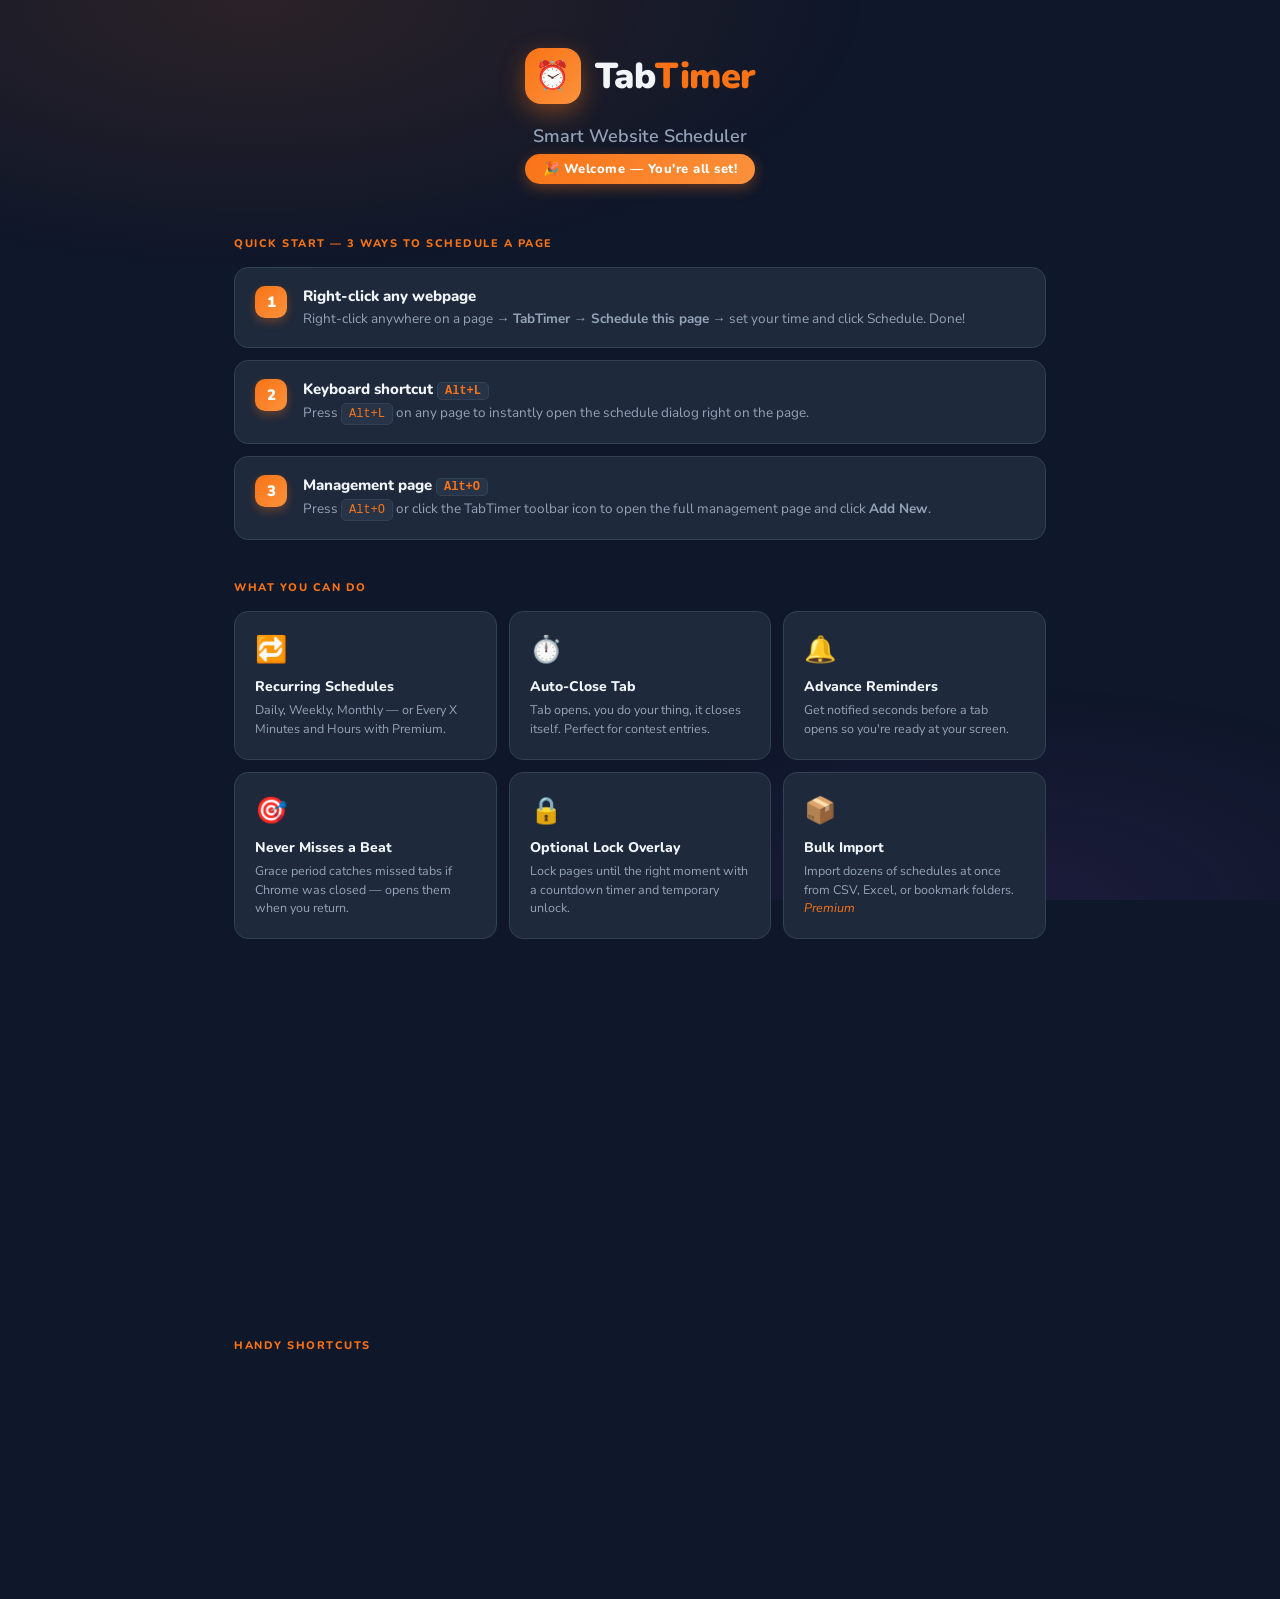
<file: welcome.html>
<!DOCTYPE html>
<html lang="en">
<head>
  <meta charset="UTF-8">
  <meta name="viewport" content="width=device-width, initial-scale=1.0">
  <title>Welcome to TabTimer!</title>
  <style>
    @import url('https://fonts.googleapis.com/css2?family=Nunito:wght@400;600;700;800;900&family=Nunito+Sans:wght@400;600&display=swap');

    * { margin: 0; padding: 0; box-sizing: border-box; }

    :root {
      --orange: #f97316;
      --orange-dark: #ea6c0a;
      --orange-light: #fed7aa;
      --bg: #0f172a;
      --surface: #1e293b;
      --surface2: #273447;
      --border: #334155;
      --text: #f1f5f9;
      --text-muted: #94a3b8;
      --green: #22c55e;
      --blue: #3b82f6;
      --purple: #a855f7;
      --pink: #ec4899;
    }

    html, body {
      min-height: 100vh;
      background: var(--bg);
      font-family: 'Nunito Sans', sans-serif;
      color: var(--text);
      overflow-x: hidden;
    }

    /* Animated background */
    body::before {
      content: '';
      position: fixed;
      inset: 0;
      background:
        radial-gradient(ellipse 80% 50% at 20% 0%, rgba(249,115,22,0.12) 0%, transparent 60%),
        radial-gradient(ellipse 60% 40% at 80% 100%, rgba(168,85,247,0.08) 0%, transparent 60%);
      pointer-events: none;
      z-index: 0;
    }

    .page {
      position: relative;
      z-index: 1;
      max-width: 860px;
      margin: 0 auto;
      padding: 48px 24px 64px;
    }

    /* ── Header ── */
    .header {
      text-align: center;
      margin-bottom: 52px;
      animation: fadeDown 0.6s ease both;
    }

    .logo-row {
      display: flex;
      align-items: center;
      justify-content: center;
      gap: 14px;
      margin-bottom: 20px;
    }

    .logo-icon {
      width: 56px;
      height: 56px;
      background: linear-gradient(135deg, var(--orange), #fb923c);
      border-radius: 16px;
      display: flex;
      align-items: center;
      justify-content: center;
      font-size: 28px;
      box-shadow: 0 8px 24px rgba(249,115,22,0.4);
    }

    .logo-text {
      font-family: 'Nunito', sans-serif;
      font-size: 36px;
      font-weight: 900;
      color: var(--text);
      letter-spacing: -0.5px;
    }

    .logo-text span {
      color: var(--orange);
    }

    .tagline {
      font-size: 18px;
      color: var(--text-muted);
      font-weight: 600;
      margin-bottom: 6px;
    }

    .welcome-badge {
      display: inline-block;
      background: linear-gradient(135deg, var(--orange), #fb923c);
      color: white;
      font-family: 'Nunito', sans-serif;
      font-weight: 800;
      font-size: 13px;
      padding: 6px 18px;
      border-radius: 999px;
      letter-spacing: 0.5px;
      box-shadow: 0 4px 14px rgba(249,115,22,0.35);
    }

    /* ── Quick Start Steps ── */
    .section-label {
      font-family: 'Nunito', sans-serif;
      font-weight: 800;
      font-size: 11px;
      letter-spacing: 1.5px;
      text-transform: uppercase;
      color: var(--orange);
      margin-bottom: 16px;
    }

    .steps {
      display: grid;
      gap: 12px;
      margin-bottom: 40px;
      animation: fadeUp 0.6s 0.1s ease both;
    }

    .step {
      display: flex;
      align-items: flex-start;
      gap: 16px;
      background: var(--surface);
      border: 1px solid var(--border);
      border-radius: 14px;
      padding: 18px 20px;
      transition: border-color 0.2s, transform 0.2s;
    }

    .step:hover {
      border-color: var(--orange);
      transform: translateX(4px);
    }

    .step-num {
      flex-shrink: 0;
      width: 32px;
      height: 32px;
      background: linear-gradient(135deg, var(--orange), #fb923c);
      border-radius: 10px;
      display: flex;
      align-items: center;
      justify-content: center;
      font-family: 'Nunito', sans-serif;
      font-weight: 900;
      font-size: 15px;
      color: white;
      box-shadow: 0 4px 10px rgba(249,115,22,0.3);
    }

    .step-body h3 {
      font-family: 'Nunito', sans-serif;
      font-weight: 800;
      font-size: 15px;
      color: var(--text);
      margin-bottom: 3px;
    }

    .step-body p {
      font-size: 13.5px;
      color: var(--text-muted);
      line-height: 1.5;
    }

    .step-body kbd {
      display: inline-block;
      background: var(--surface2);
      border: 1px solid var(--border);
      border-radius: 5px;
      padding: 1px 7px;
      font-size: 12px;
      font-family: monospace;
      color: var(--orange);
    }

    /* ── Feature cards ── */
    .features {
      display: grid;
      grid-template-columns: repeat(3, 1fr);
      gap: 12px;
      margin-bottom: 40px;
      animation: fadeUp 0.6s 0.2s ease both;
    }

    @media (max-width: 600px) {
      .features { grid-template-columns: 1fr; }
    }

    .feature-card {
      background: var(--surface);
      border: 1px solid var(--border);
      border-radius: 14px;
      padding: 20px;
      transition: border-color 0.2s, transform 0.2s;
    }

    .feature-card:hover {
      border-color: var(--orange);
      transform: translateY(-2px);
    }

    .feature-icon {
      font-size: 26px;
      margin-bottom: 10px;
      display: block;
    }

    .feature-card h4 {
      font-family: 'Nunito', sans-serif;
      font-weight: 800;
      font-size: 14px;
      color: var(--text);
      margin-bottom: 5px;
    }

    .feature-card p {
      font-size: 12.5px;
      color: var(--text-muted);
      line-height: 1.5;
    }

    /* ── Important notice ── */
    .notice {
      background: linear-gradient(135deg, rgba(249,115,22,0.1), rgba(249,115,22,0.05));
      border: 1px solid rgba(249,115,22,0.3);
      border-radius: 14px;
      padding: 20px 24px;
      margin-bottom: 40px;
      animation: fadeUp 0.6s 0.3s ease both;
    }

    .notice h3 {
      font-family: 'Nunito', sans-serif;
      font-weight: 800;
      font-size: 14px;
      color: var(--orange);
      margin-bottom: 8px;
      display: flex;
      align-items: center;
      gap: 8px;
    }

    .notice ul {
      list-style: none;
      display: flex;
      flex-direction: column;
      gap: 5px;
    }

    .notice ul li {
      font-size: 13px;
      color: var(--text-muted);
      display: flex;
      align-items: flex-start;
      gap: 8px;
      line-height: 1.5;
    }

    .notice ul li::before {
      content: '✓';
      color: var(--green);
      font-weight: 700;
      flex-shrink: 0;
    }

    /* ── Trial banner ── */
    .trial-banner {
      background: linear-gradient(135deg, #1e293b, #273447);
      border: 1px solid var(--border);
      border-radius: 16px;
      padding: 24px 28px;
      display: flex;
      align-items: center;
      justify-content: space-between;
      gap: 20px;
      margin-bottom: 40px;
      animation: fadeUp 0.6s 0.35s ease both;
    }

    @media (max-width: 600px) {
      .trial-banner { flex-direction: column; text-align: center; }
    }

    .trial-text h3 {
      font-family: 'Nunito', sans-serif;
      font-weight: 900;
      font-size: 17px;
      color: var(--text);
      margin-bottom: 4px;
    }

    .trial-text p {
      font-size: 13px;
      color: var(--text-muted);
    }

    .trial-text .stars {
      color: #fbbf24;
      font-size: 15px;
      margin-top: 2px;
    }

    /* ── Shortcuts strip ── */
    .shortcuts {
      display: flex;
      gap: 10px;
      flex-wrap: wrap;
      margin-bottom: 40px;
      animation: fadeUp 0.6s 0.4s ease both;
    }

    .shortcut-pill {
      background: var(--surface);
      border: 1px solid var(--border);
      border-radius: 8px;
      padding: 8px 14px;
      font-size: 13px;
      color: var(--text-muted);
      display: flex;
      align-items: center;
      gap: 8px;
    }

    .shortcut-pill kbd {
      background: var(--surface2);
      border: 1px solid var(--border);
      border-radius: 4px;
      padding: 1px 7px;
      font-size: 11px;
      font-family: monospace;
      color: var(--orange);
    }

    /* ── CTA buttons ── */
    .cta-row {
      display: flex;
      gap: 12px;
      justify-content: center;
      flex-wrap: wrap;
      animation: fadeUp 0.6s 0.45s ease both;
    }

    .btn {
      display: inline-flex;
      align-items: center;
      gap: 8px;
      padding: 13px 28px;
      border-radius: 12px;
      font-family: 'Nunito', sans-serif;
      font-weight: 800;
      font-size: 15px;
      cursor: pointer;
      border: none;
      text-decoration: none;
      transition: transform 0.15s, box-shadow 0.15s, opacity 0.15s;
    }

    .btn:hover { transform: translateY(-2px); }
    .btn:active { transform: translateY(0); }

    .btn-primary {
      background: linear-gradient(135deg, var(--orange), #fb923c);
      color: white;
      box-shadow: 0 6px 20px rgba(249,115,22,0.4);
    }

    .btn-primary:hover { box-shadow: 0 8px 28px rgba(249,115,22,0.5); }

    .btn-secondary {
      background: var(--surface);
      color: var(--text);
      border: 1px solid var(--border);
    }

    .btn-secondary:hover { border-color: var(--orange); }

    /* ── Animations ── */
    @keyframes fadeDown {
      from { opacity: 0; transform: translateY(-20px); }
      to   { opacity: 1; transform: translateY(0); }
    }

    @keyframes fadeUp {
      from { opacity: 0; transform: translateY(16px); }
      to   { opacity: 1; transform: translateY(0); }
    }
  </style>
</head>
<body>
  <div class="page">

    <!-- Header -->
    <div class="header">
      <div class="logo-row">
        <div class="logo-icon">⏰</div>
        <div class="logo-text">Tab<span>Timer</span></div>
      </div>
      <p class="tagline">Smart Website Scheduler</p>
      <div class="welcome-badge">🎉 Welcome — You're all set!</div>
    </div>

    <!-- Quick Start -->
    <div class="section-label">Quick Start — 3 ways to schedule a page</div>
    <div class="steps">
      <div class="step">
        <div class="step-num">1</div>
        <div class="step-body">
          <h3>Right-click any webpage</h3>
          <p>Right-click anywhere on a page → <strong>TabTimer → Schedule this page</strong> → set your time and click Schedule. Done!</p>
        </div>
      </div>
      <div class="step">
        <div class="step-num">2</div>
        <div class="step-body">
          <h3>Keyboard shortcut <kbd>Alt+L</kbd></h3>
          <p>Press <kbd>Alt+L</kbd> on any page to instantly open the schedule dialog right on the page.</p>
        </div>
      </div>
      <div class="step">
        <div class="step-num">3</div>
        <div class="step-body">
          <h3>Management page <kbd>Alt+O</kbd></h3>
          <p>Press <kbd>Alt+O</kbd> or click the TabTimer toolbar icon to open the full management page and click <strong>Add New</strong>.</p>
        </div>
      </div>
    </div>

    <!-- Features -->
    <div class="section-label">What you can do</div>
    <div class="features">
      <div class="feature-card">
        <span class="feature-icon">🔁</span>
        <h4>Recurring Schedules</h4>
        <p>Daily, Weekly, Monthly — or Every X Minutes and Hours with Premium.</p>
      </div>
      <div class="feature-card">
        <span class="feature-icon">⏱️</span>
        <h4>Auto-Close Tab</h4>
        <p>Tab opens, you do your thing, it closes itself. Perfect for contest entries.</p>
      </div>
      <div class="feature-card">
        <span class="feature-icon">🔔</span>
        <h4>Advance Reminders</h4>
        <p>Get notified seconds before a tab opens so you're ready at your screen.</p>
      </div>
      <div class="feature-card">
        <span class="feature-icon">🎯</span>
        <h4>Never Misses a Beat</h4>
        <p>Grace period catches missed tabs if Chrome was closed — opens them when you return.</p>
      </div>
      <div class="feature-card">
        <span class="feature-icon">🔒</span>
        <h4>Optional Lock Overlay</h4>
        <p>Lock pages until the right moment with a countdown timer and temporary unlock.</p>
      </div>
      <div class="feature-card">
        <span class="feature-icon">📦</span>
        <h4>Bulk Import</h4>
        <p>Import dozens of schedules at once from CSV, Excel, or bookmark folders. <em style="color:var(--orange)">Premium</em></p>
      </div>
    </div>

    <!-- Important notice -->
    <div class="notice">
      <h3>⚠️ Important — How TabTimer Works</h3>
      <ul>
        <li>Chrome must be open and running at the scheduled time</li>
        <li>You must be on the correct Chrome profile where TabTimer is installed</li>
        <li>Switching to a different Chrome profile, Firefox, or Edge will prevent tabs from opening</li>
        <li>If Chrome was closed, TabTimer catches up and opens missed tabs when you return (within your grace period — default 1 hour)</li>
      </ul>
    </div>

    <!-- Trial banner -->
    <div class="trial-banner">
      <div class="trial-text">
        <h3>⭐ Your 7-Day Free Trial is Active</h3>
        <p>All Premium features are unlocked — Every X Minutes/Hours, Weekdays, Weekends, Bulk Import, Custom Categories, and more.</p>
        <div class="stars">★★★★★ <span style="color:var(--text-muted);font-size:12px;">Upgrade anytime for $10 lifetime</span></div>
      </div>
    </div>

    <!-- Shortcuts -->
    <div class="section-label">Handy shortcuts</div>
    <div class="shortcuts">
      <div class="shortcut-pill"><kbd>Alt+L</kbd> Schedule current page</div>
      <div class="shortcut-pill"><kbd>Alt+O</kbd> Open management</div>
      <div class="shortcut-pill"><kbd>Alt+U</kbd> Unschedule page</div>
      <div class="shortcut-pill"><kbd>Ctrl+A</kbd> Select all</div>
      <div class="shortcut-pill"><kbd>?</kbd> Show all shortcuts</div>
    </div>

    <!-- CTA -->
    <div class="cta-row">
      <a href="options.html" class="btn btn-primary" id="openManagement">
        🚀 Open TabTimer Management
      </a>
    </div>

  </div>

  <script src="welcome.js"></script>
</body>
</html>
</file>
